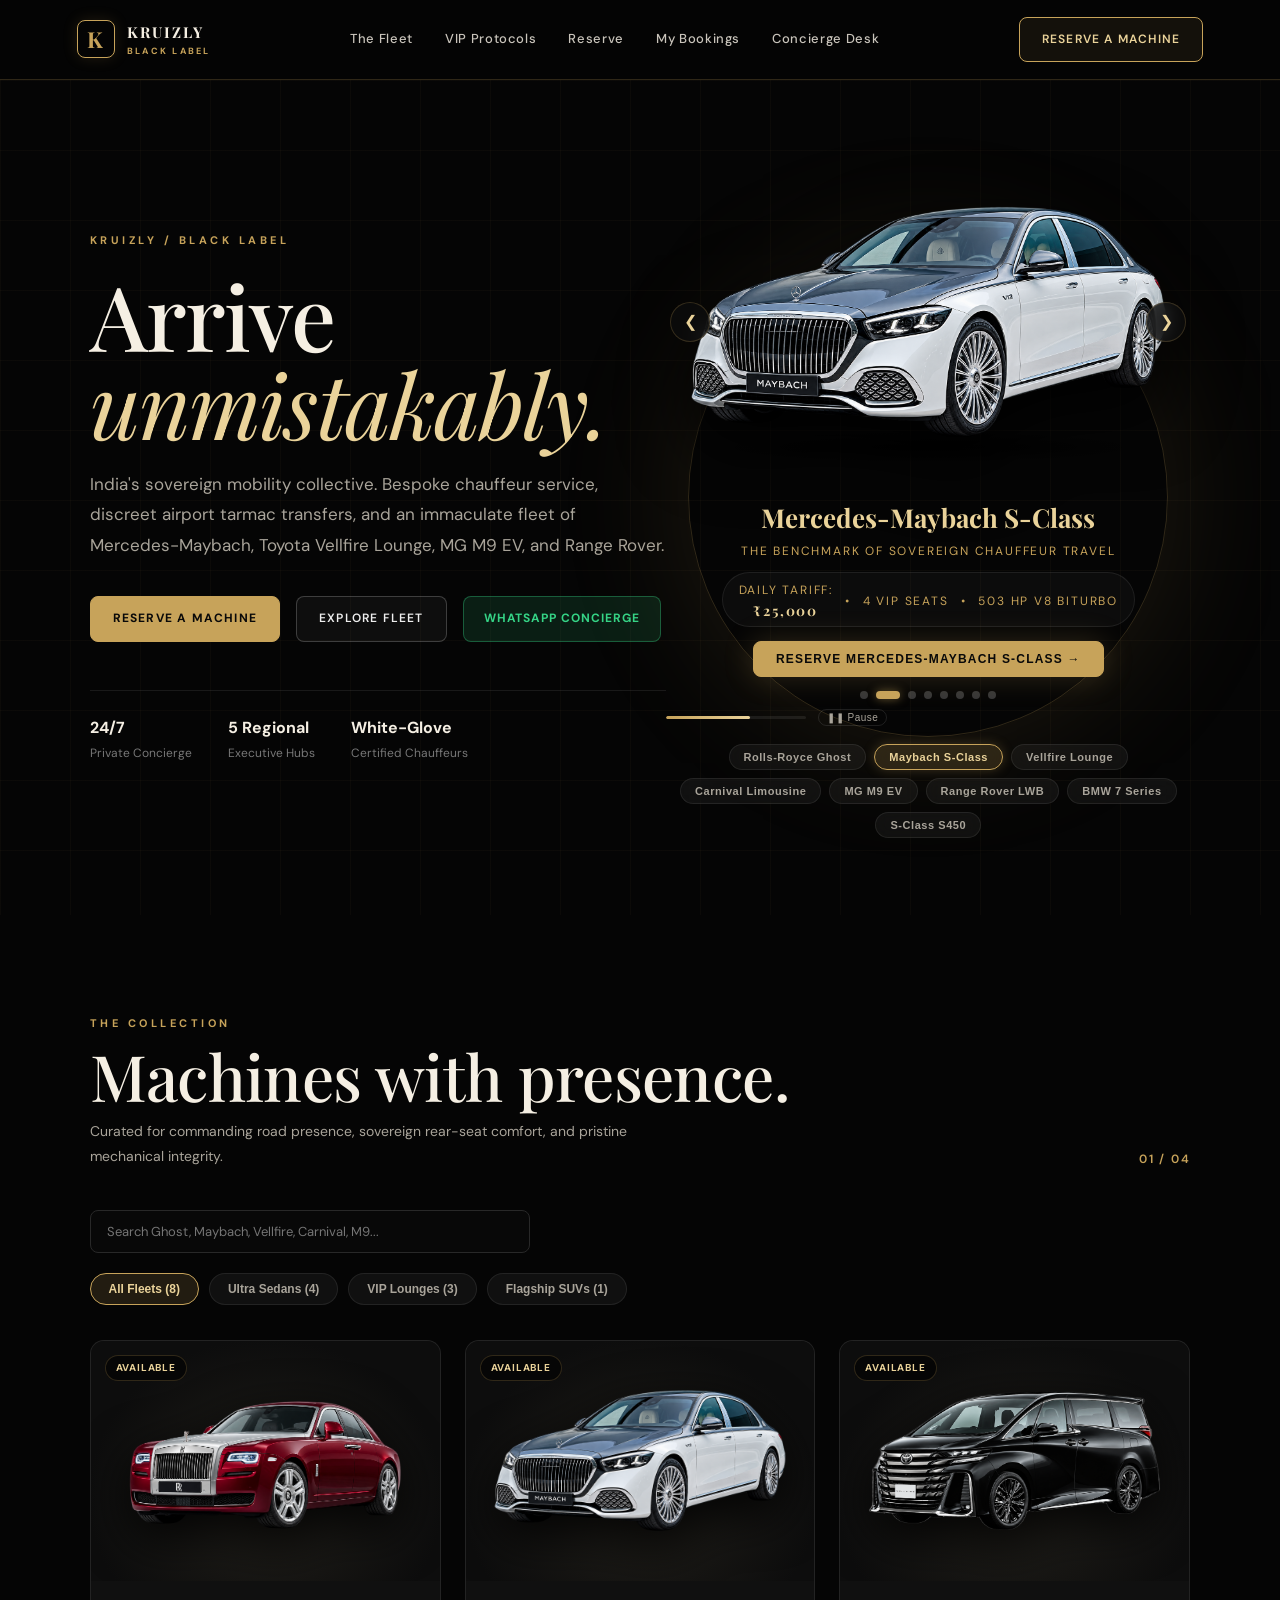
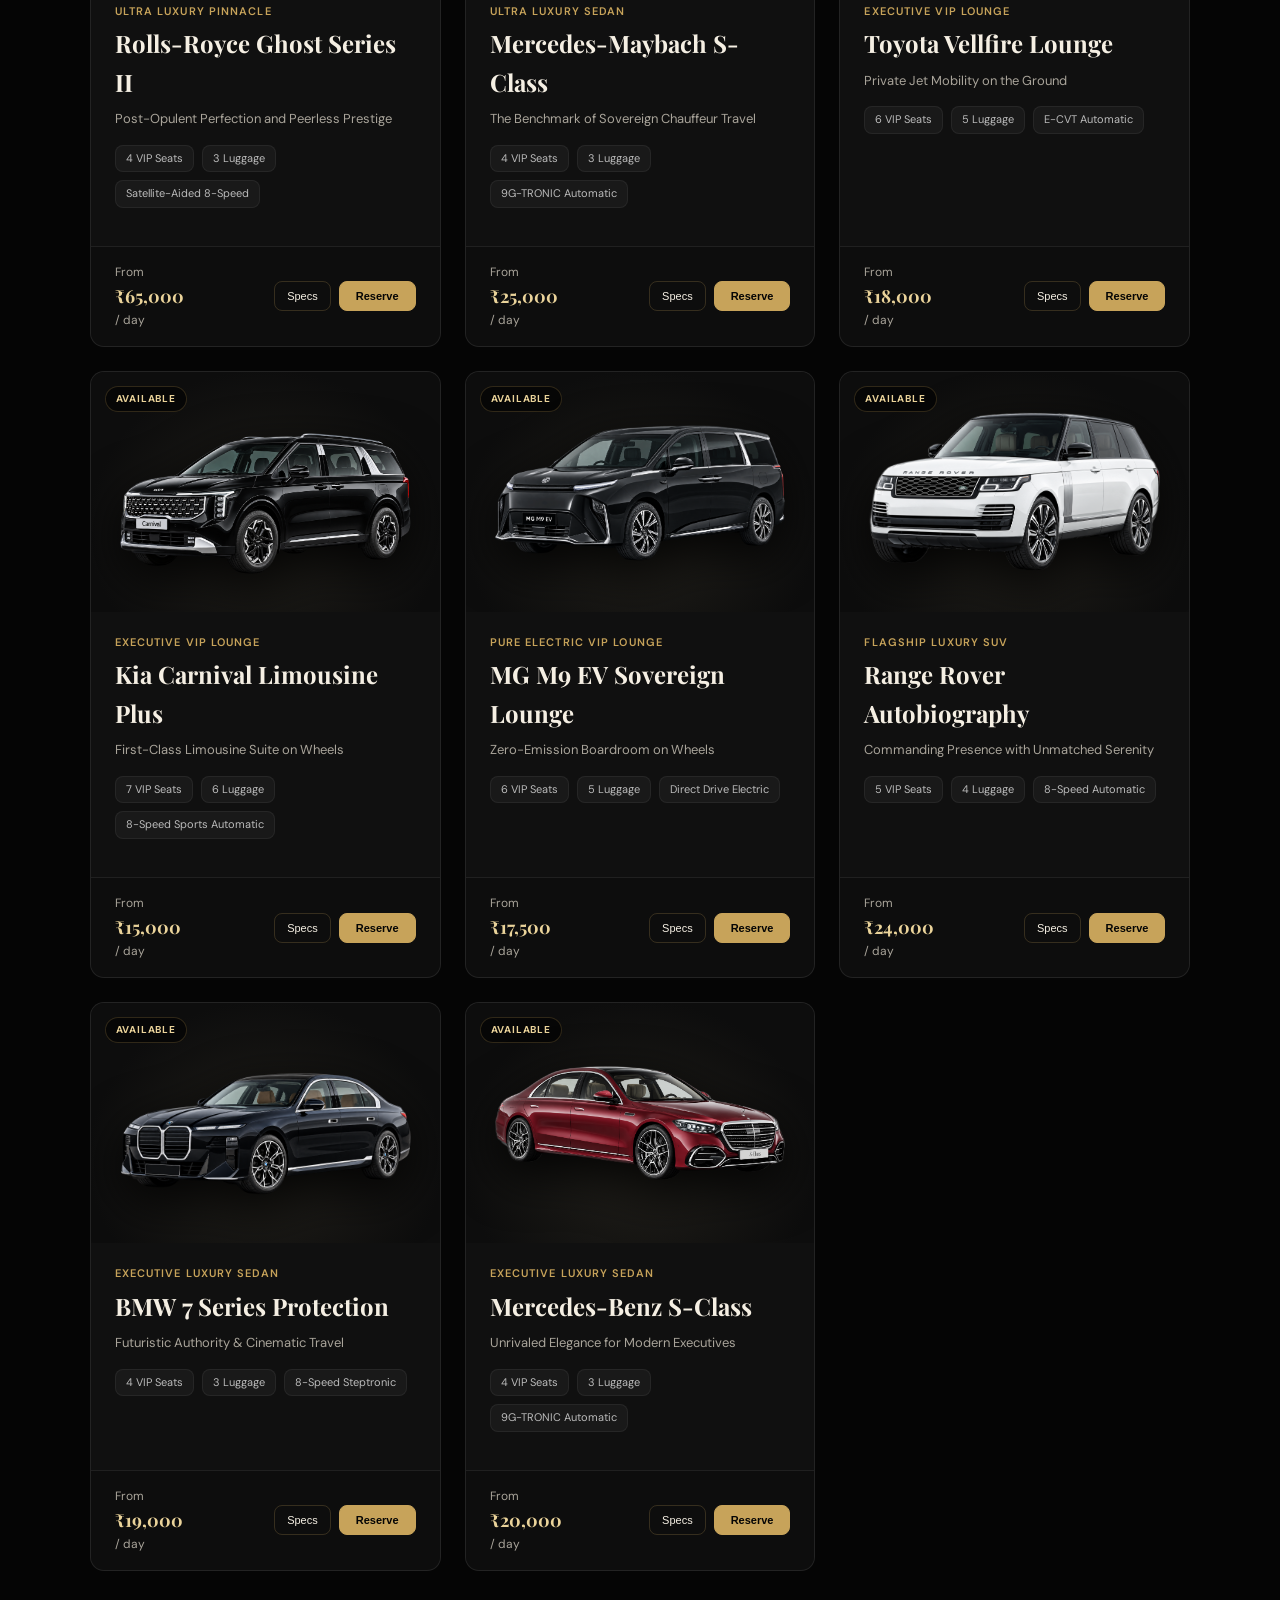
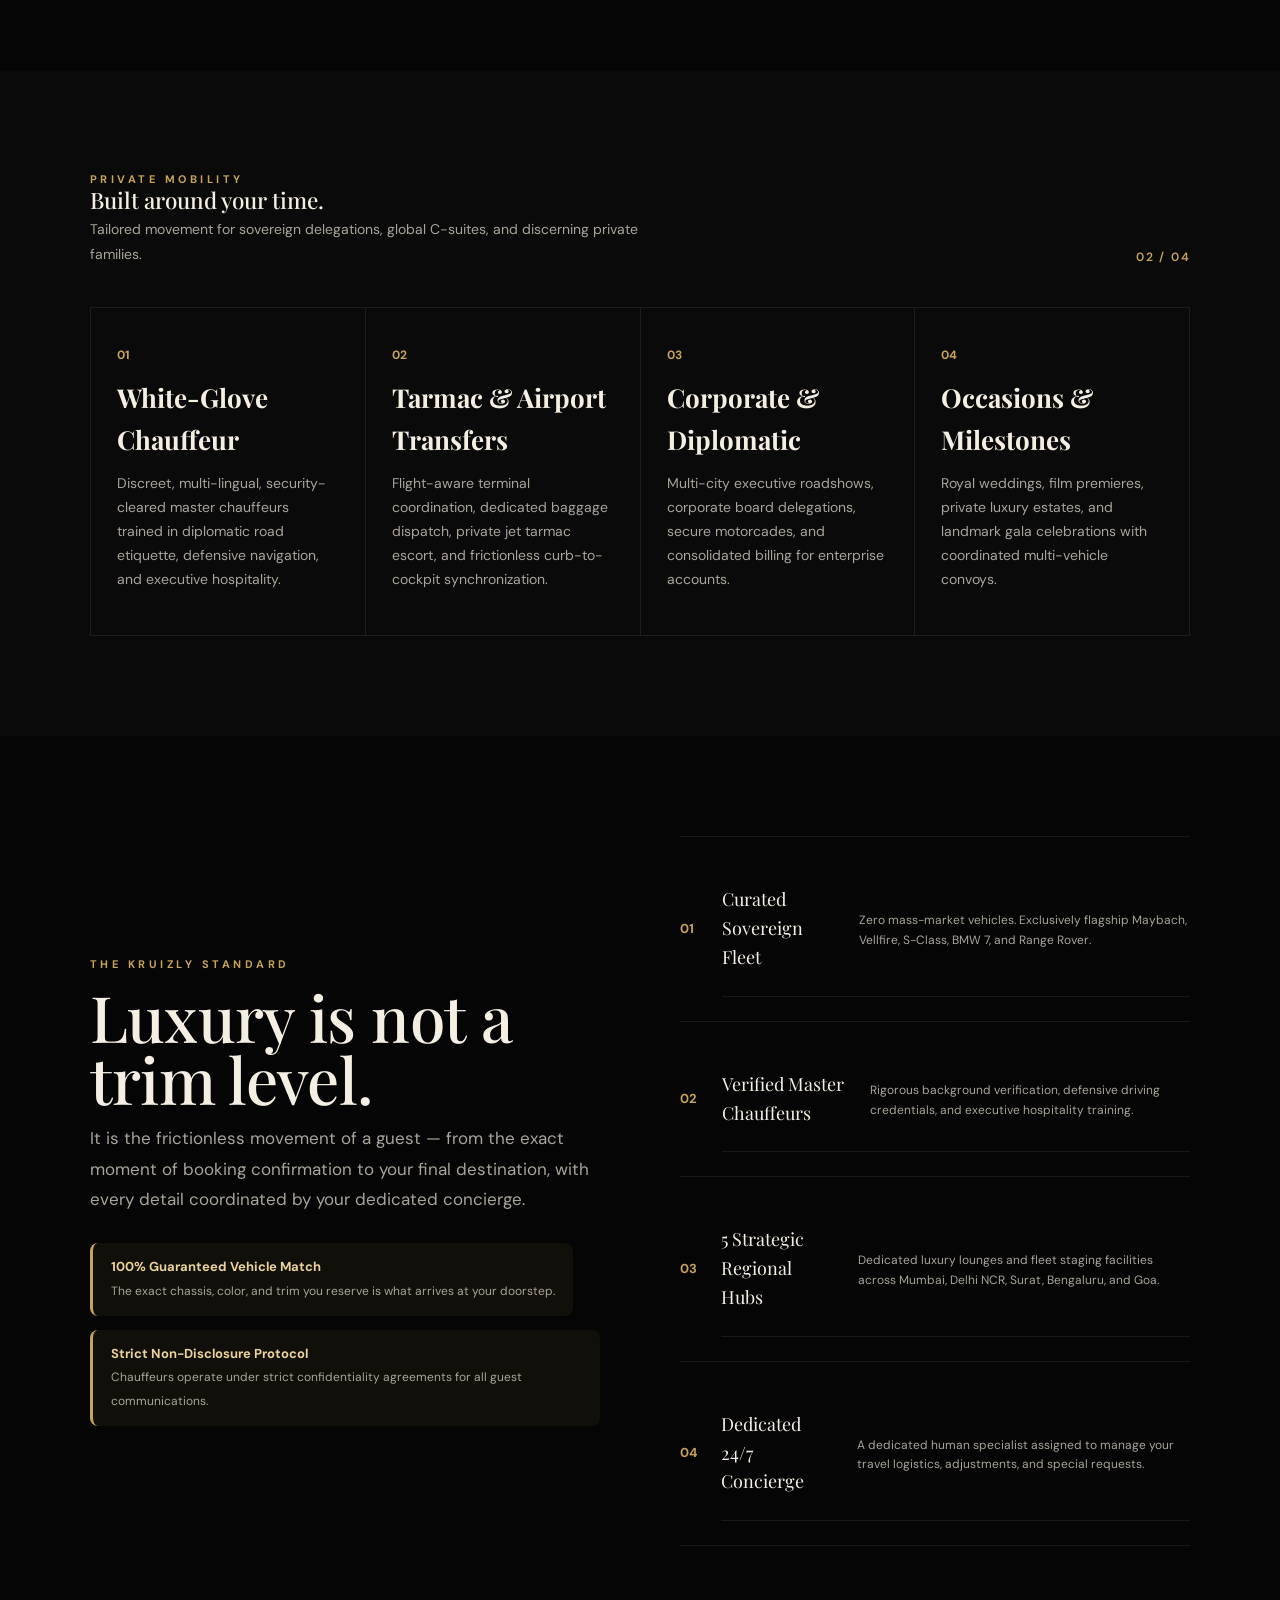
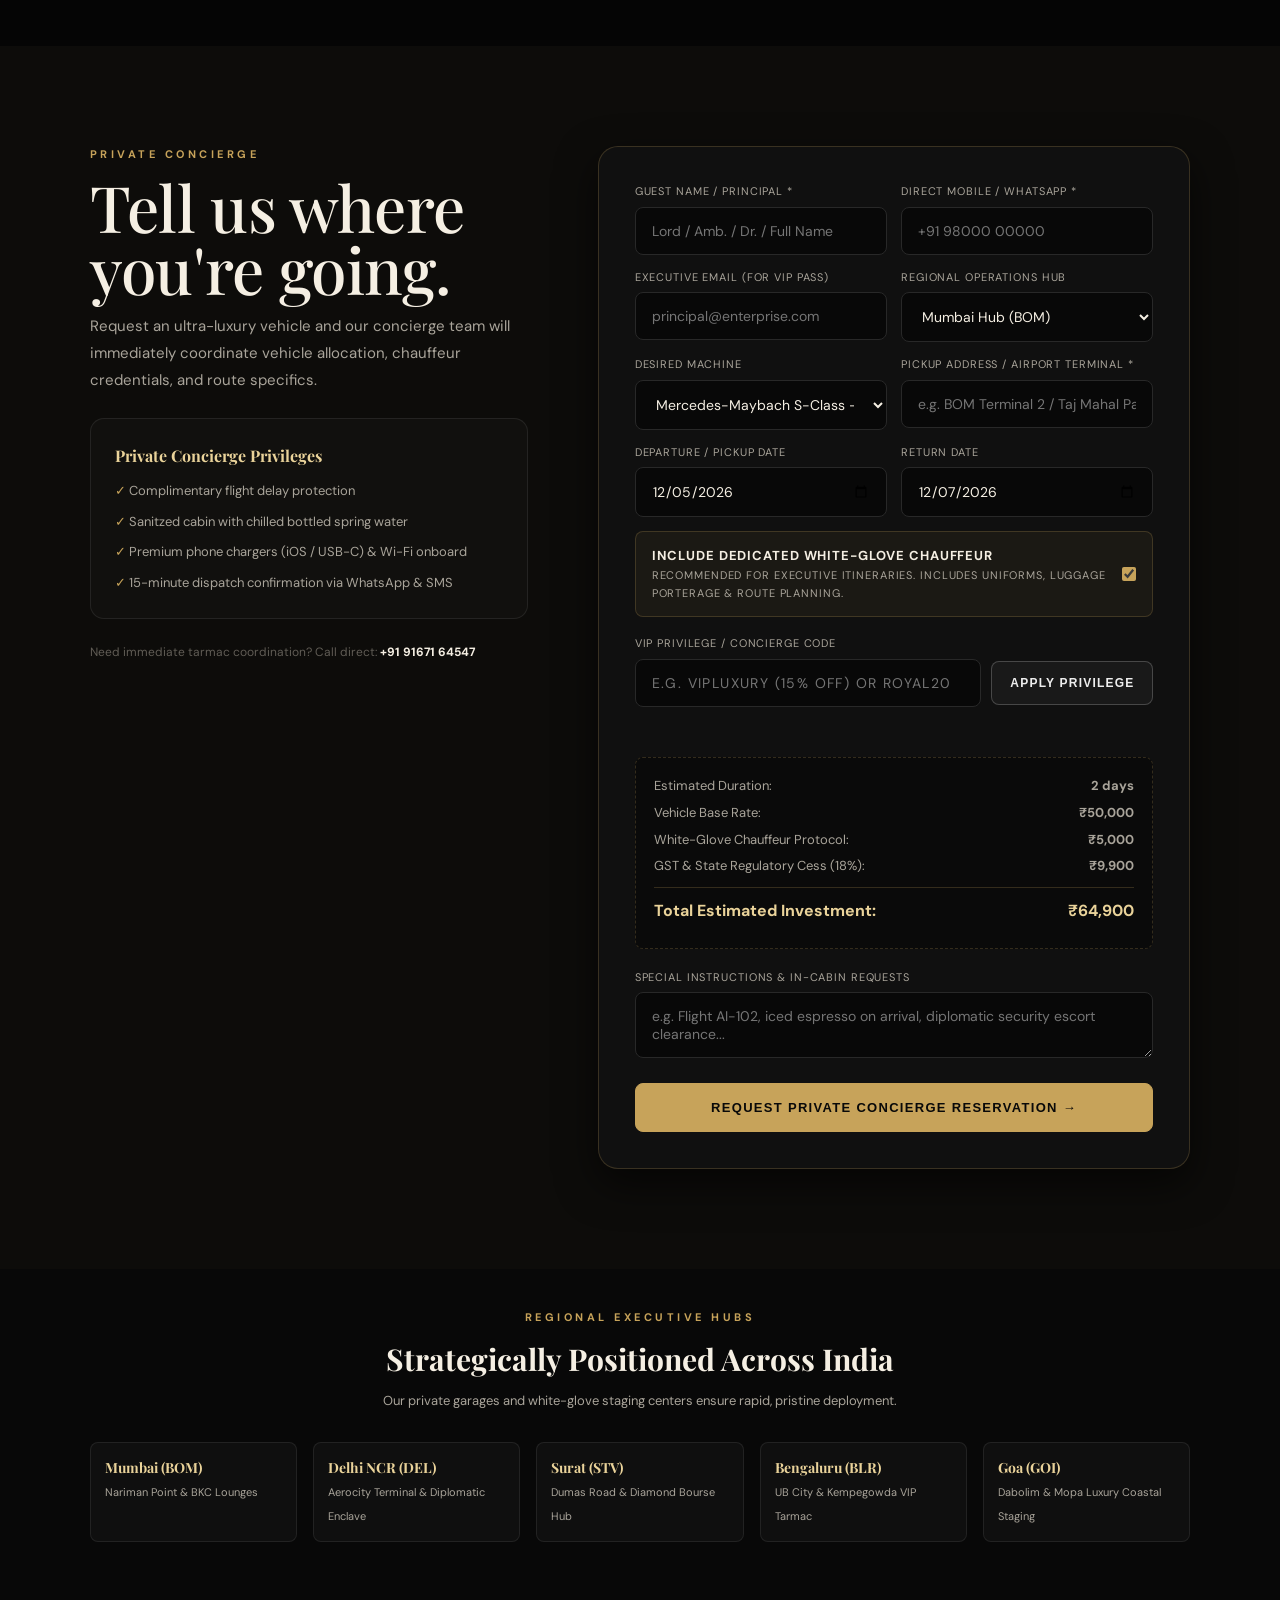
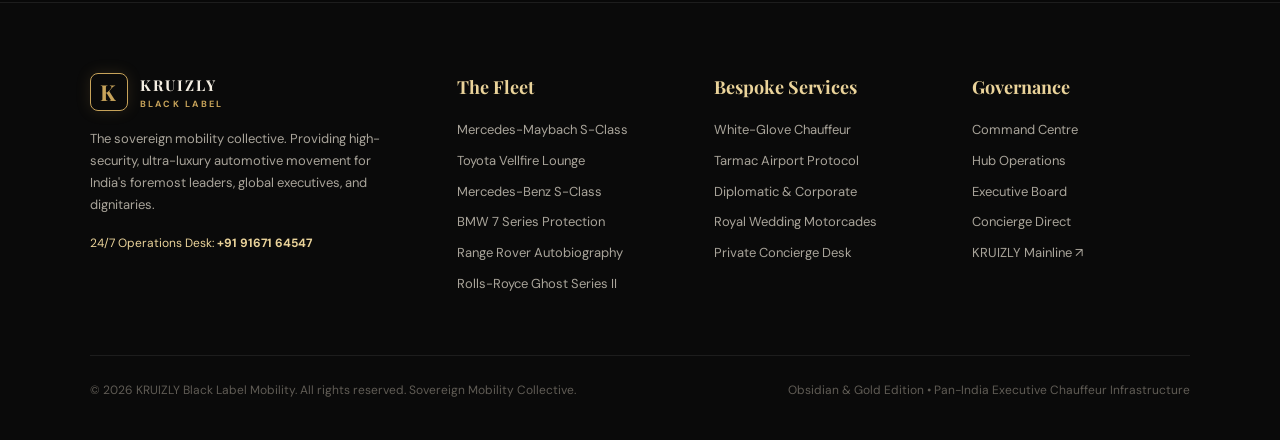
<file: index.html>
<!doctype html>
<html lang="en">

<head>
  <meta charset="utf-8">
  <meta name="viewport" content="width=device-width, initial-scale=1">
  <title>KRUIZLY Black Label — Ultra Luxury Mobility & Chauffeur Collective</title>
  <meta name="description" content="India's pinnacle luxury mobility collective. Bespoke chauffeur service, discreet airport tarmac transfers, and an immaculate fleet of Mercedes-Maybach, Toyota Vellfire Lounge, Rolls-Royce, and Range Rover.">
  <link rel="preconnect" href="https://fonts.googleapis.com">
  <link rel="preconnect" href="https://fonts.gstatic.com" crossorigin>
  <link href="https://fonts.googleapis.com/css2?family=DM+Sans:ital,wght@0,300;0,400;0,500;0,600;0,700;1,400&family=Playfair+Display:ital,wght@0,500;0,600;0,700;1,400;1,600&display=swap" rel="stylesheet">
  <link rel="stylesheet" href="shared/luxury.css">
  <link rel="icon" type="image/png" href="assets/logo.png">
  <style>
    /* Hero Interactive Switcher Pills */
    .hero-switcher {
      display: flex;
      gap: 8px;
      margin-top: 18px;
      flex-wrap: wrap;
      justify-content: center;
      position: relative;
      z-index: 5;
    }
    .hero-pill {
      background: rgba(255, 255, 255, 0.05);
      border: 1px solid var(--line-subtle);
      color: var(--muted);
      padding: 6px 14px;
      border-radius: var(--radius-pill);
      font-size: 11px;
      font-weight: 600;
      letter-spacing: 0.05em;
      cursor: pointer;
      transition: var(--transition);
    }
    .hero-pill:hover, .hero-pill.active {
      background: rgba(199, 163, 90, 0.18);
      border-color: var(--gold);
      color: var(--gold2);
    }
    .hero-whatsapp-btn {
      display: inline-flex;
      align-items: center;
      gap: 8px;
      padding: 12px 20px;
      background: rgba(53, 212, 134, 0.12);
      border: 1px solid rgba(53, 212, 134, 0.35);
      color: var(--success);
      font-size: 12px;
      font-weight: 700;
      letter-spacing: 0.08em;
      text-transform: uppercase;
      border-radius: var(--radius-sm);
      transition: var(--transition);
    }
    .hero-whatsapp-btn:hover {
      background: var(--success);
      color: #050505;
      box-shadow: 0 0 20px rgba(53, 212, 134, 0.3);
      transform: translateY(-2px);
    }
    .promo-container {
      display: flex;
      gap: 10px;
      align-items: center;
      margin-bottom: 14px;
    }
    .promo-container input {
      flex: 1;
      text-transform: uppercase;
      letter-spacing: 0.1em;
    }
    .promo-container button {
      padding: 14px 18px;
      white-space: nowrap;
    }
    .hubs-grid {
      display: grid;
      grid-template-columns: repeat(5, 1fr);
      gap: 16px;
      margin-top: 30px;
    }
    .hub-badge {
      background: rgba(255, 255, 255, 0.03);
      border: 1px solid var(--line-subtle);
      border-radius: var(--radius-sm);
      padding: 14px;
      transition: var(--transition);
    }
    .hub-badge:hover {
      border-color: var(--gold);
      background: rgba(199, 163, 90, 0.05);
      transform: translateY(-3px);
    }
    .hub-badge strong {
      display: block;
      color: var(--gold2);
      font-size: 14px;
      font-family: var(--display);
    }
    .hub-badge span {
      font-size: 11px;
      color: var(--muted);
    }
    @media (max-width: 900px) {
      .hubs-grid {
        grid-template-columns: repeat(2, 1fr);
      }
    }
    @media (max-width: 500px) {
      .hubs-grid {
        grid-template-columns: 1fr;
      }
    }
  </style>
</head>

<body class="site">
  <!-- NAVIGATION -->
  <header class="nav">
    <a class="brand" href="index.html">
      <span class="mark">K</span>
      <span>KRUIZLY <small>BLACK LABEL</small></span>
    </a>
    
    <nav class="navlinks">
      <a href="fleet.html">The Fleet</a>
      <a href="services.html">VIP Protocols</a>
      <a href="booking.html">Reserve</a>
      <a href="bookings.html">My Bookings</a>
      <a href="contact.html">Concierge Desk</a>
    </nav>
    
    <a class="nav-cta" href="booking.html">Reserve a Machine</a>
    <button class="menu-btn" aria-label="Toggle Navigation Drawer">☰</button>
  </header>

  <!-- MOBILE SLIDE-OUT DRAWER -->
  <div class="mobile-drawer">
    <a href="index.html">Home Overview <span>01 →</span></a>
    <a href="fleet.html">The Fleet Collection <span>02 →</span></a>
    <a href="services.html">VIP Protocols & Tariffs <span>03 →</span></a>
    <a href="booking.html" class="gold-text">Reserve a Machine <span>04 →</span></a>
    <a href="bookings.html">My VIP Bookings & Passes <span>05 →</span></a>
    <a href="contact.html">24/7 Operations Desk <span>06 →</span></a>
    <a href="admin/index.html" style="font-size:12px;color:var(--dim)">Staff Command Centre ↗</a>
  </div>

  <main>
    <!-- HERO SECTION -->
    <section class="hero luxury-grid">
      <div class="hero-copy">
        <p class="eyebrow">KRUIZLY / BLACK LABEL</p>
        <h1>Arrive<br><em>unmistakably.</em></h1>
        <p class="lead">
          India's sovereign mobility collective. Bespoke chauffeur service, discreet airport tarmac transfers, and an immaculate fleet of Mercedes-Maybach, Toyota Vellfire Lounge, MG M9 EV, and Range Rover.
        </p>
        
        <div class="actions">
          <a class="btn gold" href="booking.html">Reserve a Machine</a>
          <a class="btn ghost" href="fleet.html">Explore Fleet</a>
          <a class="hero-whatsapp-btn" href="https://wa.me/919167164547?text=Hello%20KRUIZLY%20Concierge%2C%20I%20would%20like%20to%20inquire%20about%20a%20Black%20Label%20reservation." target="_blank" rel="noopener">
            WhatsApp Concierge
          </a>
        </div>
        
        <div class="micro-stats">
          <div><b>24/7</b> Private Concierge</div>
          <div><b>5 Regional</b> Executive Hubs</div>
          <div><b>White-Glove</b> Certified Chauffeurs</div>
        </div>
      </div>

      <!-- HERO INTERACTIVE AUTO SLIDESHOW SHOWCASE -->
      <div class="hero-car">
        <div class="halo"></div>

        <div class="hero-car-preview">
          <!-- Stage with Floor Shadow and Left/Right Navigation Arrows -->
          <div class="slideshow-stage">
            <div class="slideshow-floor-shadow"></div>
            
            <div class="slideshow-img-box">
              <img id="heroCarPreview" class="slideshow-img" src="assets/ghost.png" alt="Rolls-Royce Ghost Series II">
            </div>

            <div class="slideshow-arrows">
              <button type="button" class="slideshow-arrow-btn" onclick="heroSlideshowPrev()" aria-label="Previous Vehicle">❮</button>
              <button type="button" class="slideshow-arrow-btn" onclick="heroSlideshowNext()" aria-label="Next Vehicle">❯</button>
            </div>
          </div>

          <!-- Dynamic Caption & Meta Pill -->
          <div class="hero-car-caption">
            <strong id="heroCarName">Rolls-Royce Ghost Series II</strong>
            <span id="heroCarTagline">Post-Opulent Perfection & Peerless Prestige</span>
            
            <div class="slideshow-meta-pill" id="heroCarMeta">
              <span>Daily Tariff: <strong id="heroCarPrice">₹65,000</strong></span>
              <span>•</span>
              <span id="heroCarSeats">4 VIP Seats</span>
              <span>•</span>
              <span id="heroCarPower">563 hp V12</span>
            </div>
          </div>

          <!-- Direct Reserve Button -->
          <div style="margin-top:14px;display:flex;gap:10px;justify-content:center">
            <button type="button" class="btn gold" id="heroReserveBtn" onclick="reserveCurrentHeroCar()" style="padding:10px 22px;font-size:12px;box-shadow:var(--shadow-gold)">
              Reserve Rolls-Royce Ghost Series II →
            </button>
          </div>

          <!-- Slide Dots -->
          <div class="slideshow-dots">
            <button type="button" class="slideshow-dot active" onclick="goToHeroSlide(0)" aria-label="Slide 1"></button>
            <button type="button" class="slideshow-dot" onclick="goToHeroSlide(1)" aria-label="Slide 2"></button>
            <button type="button" class="slideshow-dot" onclick="goToHeroSlide(2)" aria-label="Slide 3"></button>
            <button type="button" class="slideshow-dot" onclick="goToHeroSlide(3)" aria-label="Slide 4"></button>
            <button type="button" class="slideshow-dot" onclick="goToHeroSlide(4)" aria-label="Slide 5"></button>
            <button type="button" class="slideshow-dot" onclick="goToHeroSlide(5)" aria-label="Slide 6"></button>
            <button type="button" class="slideshow-dot" onclick="goToHeroSlide(6)" aria-label="Slide 7"></button>
            <button type="button" class="slideshow-dot" onclick="goToHeroSlide(7)" aria-label="Slide 8"></button>
          </div>

          <!-- Progress Bar & Pause/Play Toggle -->
          <div class="slideshow-progress-container">
            <div class="slideshow-progress">
              <div id="heroProgressBar" class="slideshow-progress-bar"></div>
            </div>
            <button type="button" id="heroPlayPauseBtn" class="slideshow-toggle-btn" onclick="toggleHeroSlideshowPlayPause()" title="Pause auto slideshow">
              ❚❚ Pause
            </button>
          </div>
        </div>

        <!-- Quick Switcher Pills for Instant Selection -->
        <div class="hero-switcher">
          <button type="button" class="hero-pill active" data-slide="GHOST" onclick="goToHeroSlide('GHOST')">Rolls-Royce Ghost</button>
          <button type="button" class="hero-pill" data-slide="MAYBACH" onclick="goToHeroSlide('MAYBACH')">Maybach S-Class</button>
          <button type="button" class="hero-pill" data-slide="VELLFIRE" onclick="goToHeroSlide('VELLFIRE')">Vellfire Lounge</button>
          <button type="button" class="hero-pill" data-slide="CARNIVAL" onclick="goToHeroSlide('CARNIVAL')">Carnival Limousine</button>
          <button type="button" class="hero-pill" data-slide="M9" onclick="goToHeroSlide('M9')">MG M9 EV</button>
          <button type="button" class="hero-pill" data-slide="RANGEROVER" onclick="goToHeroSlide('RANGEROVER')">Range Rover LWB</button>
          <button type="button" class="hero-pill" data-slide="BMW7" onclick="goToHeroSlide('BMW7')">BMW 7 Series</button>
          <button type="button" class="hero-pill" data-slide="SCLASS" onclick="goToHeroSlide('SCLASS')">S-Class S450</button>
        </div>
      </div>
    </section>

    <!-- FLEET COLLECTION SECTION -->
    <section id="fleet" class="section">
      <div class="section-head">
        <div>
          <p class="eyebrow">THE COLLECTION</p>
          <h2>Machines with presence.</h2>
          <p class="lead" style="font-size:14px;margin-top:6px">Curated for commanding road presence, sovereign rear-seat comfort, and pristine mechanical integrity.</p>
        </div>
        <span class="section-no">01 / 04</span>
      </div>

      <!-- Live Search & Category Filter Tabs -->
      <div style="margin-bottom:20px;max-width:440px">
        <input id="fleet-search" placeholder="Search Ghost, Maybach, Vellfire, Carnival, M9..." style="font-size:13px;padding:12px 16px">
      </div>

      <div class="fleet-tabs" id="fleet-tabs">
        <button type="button" class="fleet-tab active" data-category="all">All Fleets (8)</button>
        <button type="button" class="fleet-tab" data-category="sedan">Ultra Sedans (4)</button>
        <button type="button" class="fleet-tab" data-category="lounge">VIP Lounges (3)</button>
        <button type="button" class="fleet-tab" data-category="suv">Flagship SUVs (1)</button>
      </div>

      <!-- Dynamic Fleet Grid -->
      <div id="fleet-grid" class="fleet-grid">
        <!-- Rendered dynamically by shared/app.js -->
      </div>
    </section>

    <!-- SERVICES SECTION -->
    <section id="services" class="dark-section">
      <div class="section-head">
        <div>
          <p class="eyebrow">PRIVATE MOBILITY</p>
          <h2>Built around your time.</h2>
          <p class="lead" style="font-size:14px;margin-top:6px">Tailored movement for sovereign delegations, global C-suites, and discerning private families.</p>
        </div>
        <span class="section-no">02 / 04</span>
      </div>

      <div class="service-grid">
        <article>
          <span>01</span>
          <h3>White-Glove Chauffeur</h3>
          <p>Discreet, multi-lingual, security-cleared master chauffeurs trained in diplomatic road etiquette, defensive navigation, and executive hospitality.</p>
        </article>
        
        <article>
          <span>02</span>
          <h3>Tarmac & Airport Transfers</h3>
          <p>Flight-aware terminal coordination, dedicated baggage dispatch, private jet tarmac escort, and frictionless curb-to-cockpit synchronization.</p>
        </article>
        
        <article>
          <span>03</span>
          <h3>Corporate & Diplomatic</h3>
          <p>Multi-city executive roadshows, corporate board delegations, secure motorcades, and consolidated billing for enterprise accounts.</p>
        </article>
        
        <article>
          <span>04</span>
          <h3>Occasions & Milestones</h3>
          <p>Royal weddings, film premieres, private luxury estates, and landmark gala celebrations with coordinated multi-vehicle convoys.</p>
        </article>
      </div>
    </section>

    <!-- THE KRUIZLY STANDARD -->
    <section id="experience" class="section split">
      <div>
        <p class="eyebrow">THE KRUIZLY STANDARD</p>
        <h2>Luxury is not a trim level.</h2>
        <p class="lead">
          It is the frictionless movement of a guest — from the exact moment of booking confirmation to your final destination, with every detail coordinated by your dedicated concierge.
        </p>
        
        <div style="margin-top:28px;display:flex;gap:14px;flex-wrap:wrap">
          <div style="background:rgba(199,163,90,0.06);padding:14px 18px;border-left:3px solid var(--gold);border-radius:var(--radius-sm)">
            <b style="color:var(--gold2);display:block;font-size:13px">100% Guaranteed Vehicle Match</b>
            <span style="font-size:12px;color:var(--muted)">The exact chassis, color, and trim you reserve is what arrives at your doorstep.</span>
          </div>
          <div style="background:rgba(199,163,90,0.06);padding:14px 18px;border-left:3px solid var(--gold);border-radius:var(--radius-sm)">
            <b style="color:var(--gold2);display:block;font-size:13px">Strict Non-Disclosure Protocol</b>
            <span style="font-size:12px;color:var(--muted)">Chauffeurs operate under strict confidentiality agreements for all guest communications.</span>
          </div>
        </div>
      </div>

      <div class="manifesto">
        <div>
          <b>01</b>
          <div>
            <span>Curated Sovereign Fleet</span>
            <p style="font-size:12px;color:var(--muted);margin-top:4px">Zero mass-market vehicles. Exclusively flagship Maybach, Vellfire, S-Class, BMW 7, and Range Rover.</p>
          </div>
        </div>
        <div>
          <b>02</b>
          <div>
            <span>Verified Master Chauffeurs</span>
            <p style="font-size:12px;color:var(--muted);margin-top:4px">Rigorous background verification, defensive driving credentials, and executive hospitality training.</p>
          </div>
        </div>
        <div>
          <b>03</b>
          <div>
            <span>5 Strategic Regional Hubs</span>
            <p style="font-size:12px;color:var(--muted);margin-top:4px">Dedicated luxury lounges and fleet staging facilities across Mumbai, Delhi NCR, Surat, Bengaluru, and Goa.</p>
          </div>
        </div>
        <div>
          <b>04</b>
          <div>
            <span>Dedicated 24/7 Concierge</span>
            <p style="font-size:12px;color:var(--muted);margin-top:4px">A dedicated human specialist assigned to manage your travel logistics, adjustments, and special requests.</p>
          </div>
        </div>
      </div>
    </section>

    <!-- PRIVATE CONCIERGE BOOKING ENGINE -->
    <section id="book" class="booking">
      <div>
        <p class="eyebrow">PRIVATE CONCIERGE</p>
        <h2>Tell us where you're going.</h2>
        <p class="lead" style="font-size:15px;margin-bottom:24px">
          Request an ultra-luxury vehicle and our concierge team will immediately coordinate vehicle allocation, chauffeur credentials, and route specifics.
        </p>

        <div style="background:rgba(255,255,255,0.02);border:1px solid var(--line-subtle);border-radius:var(--radius-md);padding:24px;margin-bottom:24px">
          <h4 style="font-family:var(--display);color:var(--gold2);font-size:16px;margin-bottom:12px">Private Concierge Privileges</h4>
          <ul style="list-style:none;padding:0;font-size:13px;color:var(--muted);display:grid;gap:10px">
            <li><span style="color:var(--gold)">✓</span> Complimentary flight delay protection</li>
            <li><span style="color:var(--gold)">✓</span> Sanitzed cabin with chilled bottled spring water</li>
            <li><span style="color:var(--gold)">✓</span> Premium phone chargers (iOS / USB-C) & Wi-Fi onboard</li>
            <li><span style="color:var(--gold)">✓</span> 15-minute dispatch confirmation via WhatsApp & SMS</li>
          </ul>
        </div>

        <div style="font-size:12px;color:var(--dim)">
          Need immediate tarmac coordination? Call direct: <b style="color:var(--cream)">+91 91671 64547</b>
        </div>
      </div>

      <!-- FORM CONSOLE -->
      <div class="booking-form-box">
        <form onsubmit="requestRide(event)">
          <!-- Guest Details -->
          <div class="form-row">
            <div>
              <label for="guestName">Guest Name / Principal *</label>
              <input id="guestName" name="guestName" required placeholder="Lord / Amb. / Dr. / Full Name">
            </div>
            <div>
              <label for="guestPhone">Direct Mobile / WhatsApp *</label>
              <input id="guestPhone" name="guestPhone" type="tel" required placeholder="+91 98000 00000">
            </div>
          </div>

          <div class="form-row">
            <div>
              <label for="guestEmail">Executive Email (for VIP Pass)</label>
              <input id="guestEmail" name="guestEmail" type="email" placeholder="principal@enterprise.com">
            </div>
            <div>
              <label for="booking-hub">Regional Operations Hub</label>
              <select id="booking-hub" name="hubCode">
                <!-- Populated dynamically -->
              </select>
            </div>
          </div>

          <!-- Vehicle & Location -->
          <div class="form-row">
            <div>
              <label for="booking-fleet">Desired Machine</label>
              <select id="booking-fleet" name="vehicleId">
                <!-- Populated dynamically -->
              </select>
            </div>
            <div>
              <label for="pickupCity">Pickup Address / Airport Terminal *</label>
              <input id="pickupCity" name="pickupCity" required placeholder="e.g. BOM Terminal 2 / Taj Mahal Palace">
            </div>
          </div>

          <!-- Date & Duration -->
          <div class="form-row">
            <div>
              <label for="booking-pickup">Departure / Pickup Date</label>
              <input id="booking-pickup" type="date" required>
            </div>
            <div>
              <label for="booking-return">Return Date</label>
              <input id="booking-return" type="date" required>
            </div>
          </div>

          <!-- Chauffeur Toggle -->
          <label class="chauffeur-toggle">
            <div>
              <strong style="display:block;color:var(--cream);font-size:13px">Include Dedicated White-Glove Chauffeur</strong>
              <small style="color:var(--muted);font-size:11px">Recommended for executive itineraries. Includes uniforms, luggage porterage & route planning.</small>
            </div>
            <input type="checkbox" id="booking-chauffeur" checked>
          </label>

          <!-- Promo Code Section -->
          <label for="promo-input">VIP Privilege / Concierge Code</label>
          <div class="promo-container">
            <input id="promo-input" placeholder="e.g. VIPLUXURY (15% off) or ROYAL20">
            <button type="button" class="btn ghost" onclick="applyPromoCode()">Apply Privilege</button>
          </div>
          <div id="promo-status" style="font-size:12px;margin-bottom:14px;min-height:16px"></div>

          <!-- Live Fare Estimate Box -->
          <div class="fare-estimate-box">
            <div class="fare-row">
              <span>Estimated Duration:</span>
              <strong id="est-days">1 day</strong>
            </div>
            <div class="fare-row">
              <span>Vehicle Base Rate:</span>
              <strong id="est-base">₹25,000</strong>
            </div>
            <div class="fare-row">
              <span>White-Glove Chauffeur Protocol:</span>
              <strong id="est-chauffeur">₹2,500</strong>
            </div>
            <div class="fare-row" id="est-discount-row" style="display:none;color:var(--gold2)">
              <span>VIP Privilege Discount:</span>
              <strong id="est-discount">-₹0</strong>
            </div>
            <div class="fare-row">
              <span>GST & State Regulatory Cess (18%):</span>
              <strong id="est-gst">₹4,950</strong>
            </div>
            <div class="fare-row total">
              <span>Total Estimated Investment:</span>
              <strong id="est-total">₹32,450</strong>
            </div>
          </div>

          <!-- Special Requests -->
          <div style="margin-bottom:18px">
            <label for="guestNotes">Special Instructions & In-Cabin Requests</label>
            <textarea id="guestNotes" name="guestNotes" rows="2" placeholder="e.g. Flight AI-102, iced espresso on arrival, diplomatic security escort clearance..."></textarea>
          </div>

          <button type="submit" class="btn gold full" style="font-size:13px;padding:16px">
            Request Private Concierge Reservation →
          </button>
        </form>
      </div>
    </section>
  </main>

  <!-- REGIONAL HUBS SHOWCASE -->
  <section class="section" style="background:#080808;padding-top:40px;padding-bottom:60px">
    <div style="text-align:center;max-width:650px;margin:0 auto 30px">
      <p class="eyebrow">REGIONAL EXECUTIVE HUBS</p>
      <h3 style="font-family:var(--display);font-size:30px;color:var(--cream);margin:8px 0">Strategically Positioned Across India</h3>
      <p style="font-size:13px;color:var(--muted)">Our private garages and white-glove staging centers ensure rapid, pristine deployment.</p>
    </div>

    <div class="hubs-grid">
      <div class="hub-badge">
        <strong>Mumbai (BOM)</strong>
        <span>Nariman Point & BKC Lounges</span>
      </div>
      <div class="hub-badge">
        <strong>Delhi NCR (DEL)</strong>
        <span>Aerocity Terminal & Diplomatic Enclave</span>
      </div>
      <div class="hub-badge">
        <strong>Surat (STV)</strong>
        <span>Dumas Road & Diamond Bourse Hub</span>
      </div>
      <div class="hub-badge">
        <strong>Bengaluru (BLR)</strong>
        <span>UB City & Kempegowda VIP Tarmac</span>
      </div>
      <div class="hub-badge">
        <strong>Goa (GOI)</strong>
        <span>Dabolim & Mopa Luxury Coastal Staging</span>
      </div>
    </div>
  </section>

  <!-- FOOTER -->
  <footer id="contact">
    <div class="footer-top">
      <div class="footer-col">
        <div class="brand" style="margin-bottom:16px">
          <span class="mark">K</span>
          <span>KRUIZLY <small>BLACK LABEL</small></span>
        </div>
        <p style="font-size:13px;color:var(--muted);line-height:1.7;max-width:320px">
          The sovereign mobility collective. Providing high-security, ultra-luxury automotive movement for India's foremost leaders, global executives, and dignitaries.
        </p>
        <div style="margin-top:18px;font-size:12px;color:var(--gold2)">
          24/7 Operations Desk: <strong>+91 91671 64547</strong>
        </div>
      </div>

      <div class="footer-col">
        <h4>The Fleet</h4>
        <ul>
          <li><a href="javascript:void(0)" onclick="openVehicleDossier('MAYBACH')">Mercedes-Maybach S-Class</a></li>
          <li><a href="javascript:void(0)" onclick="openVehicleDossier('VELLFIRE')">Toyota Vellfire Lounge</a></li>
          <li><a href="javascript:void(0)" onclick="openVehicleDossier('SCLASS')">Mercedes-Benz S-Class</a></li>
          <li><a href="javascript:void(0)" onclick="openVehicleDossier('BMW7')">BMW 7 Series Protection</a></li>
          <li><a href="javascript:void(0)" onclick="openVehicleDossier('RANGEROVER')">Range Rover Autobiography</a></li>
          <li><a href="javascript:void(0)" onclick="openVehicleDossier('GHOST')">Rolls-Royce Ghost Series II</a></li>
        </ul>
      </div>

      <div class="footer-col">
        <h4>Bespoke Services</h4>
        <ul>
          <li><a href="services.html#chauffeur">White-Glove Chauffeur</a></li>
          <li><a href="services.html#tarmac">Tarmac Airport Protocol</a></li>
          <li><a href="services.html#delegations">Diplomatic & Corporate</a></li>
          <li><a href="services.html#weddings">Royal Wedding Motorcades</a></li>
          <li><a href="contact.html">Private Concierge Desk</a></li>
        </ul>
      </div>

      <div class="footer-col">
        <h4>Governance</h4>
        <ul>
          <li><a href="admin/index.html">Command Centre</a></li>
          <li><a href="manager/index.html">Hub Operations</a></li>
          <li><a href="executive/index.html">Executive Board</a></li>
          <li><a href="contact.html">Concierge Direct</a></li>
          <li><a href="https://kruizly.com" target="_blank" rel="noopener">KRUIZLY Mainline ↗</a></li>
        </ul>
      </div>
    </div>

    <div class="footer-bottom">
      <div>© 2026 KRUIZLY Black Label Mobility. All rights reserved. Sovereign Mobility Collective.</div>
      <div>Obsidian & Gold Edition • Pan-India Executive Chauffeur Infrastructure</div>
    </div>
  </footer>

  <!-- VEHICLE DOSSIER MODAL -->
  <div id="vehicleModal" class="modal-overlay">
    <div class="modal-box">
      <div class="modal-head">
        <h3>Vehicle Dossier</h3>
        <button type="button" class="modal-close" onclick="closeModals()" aria-label="Close Modal">✕</button>
      </div>
      <div id="vehicleModalContent">
        <!-- Rendered dynamically by shared/app.js -->
      </div>
    </div>
  </div>

  <!-- VIP BOOKING CONFIRMATION PASS MODAL -->
  <div id="passModal" class="modal-overlay">
    <div class="modal-box">
      <div class="modal-head">
        <h3>VIP Reservation Pass</h3>
        <button type="button" class="modal-close" onclick="closeModals()" aria-label="Close Modal">✕</button>
      </div>
      <div id="passModalContent">
        <!-- Rendered dynamically by shared/app.js -->
      </div>
    </div>
  </div>

  <!-- SCRIPTS -->
  <script src="shared/config.js"></script>
  <script src="shared/data.js"></script>
  <script src="shared/api.js"></script>
  <script src="shared/app.js"></script>
  <script>
    // Alias legacy switcher to slideshow engine
    function switchHeroCar(id) {
      if (typeof window.goToHeroSlide === "function") {
        window.goToHeroSlide(id);
      }
    }
  </script>
</body>

</html>
</file>
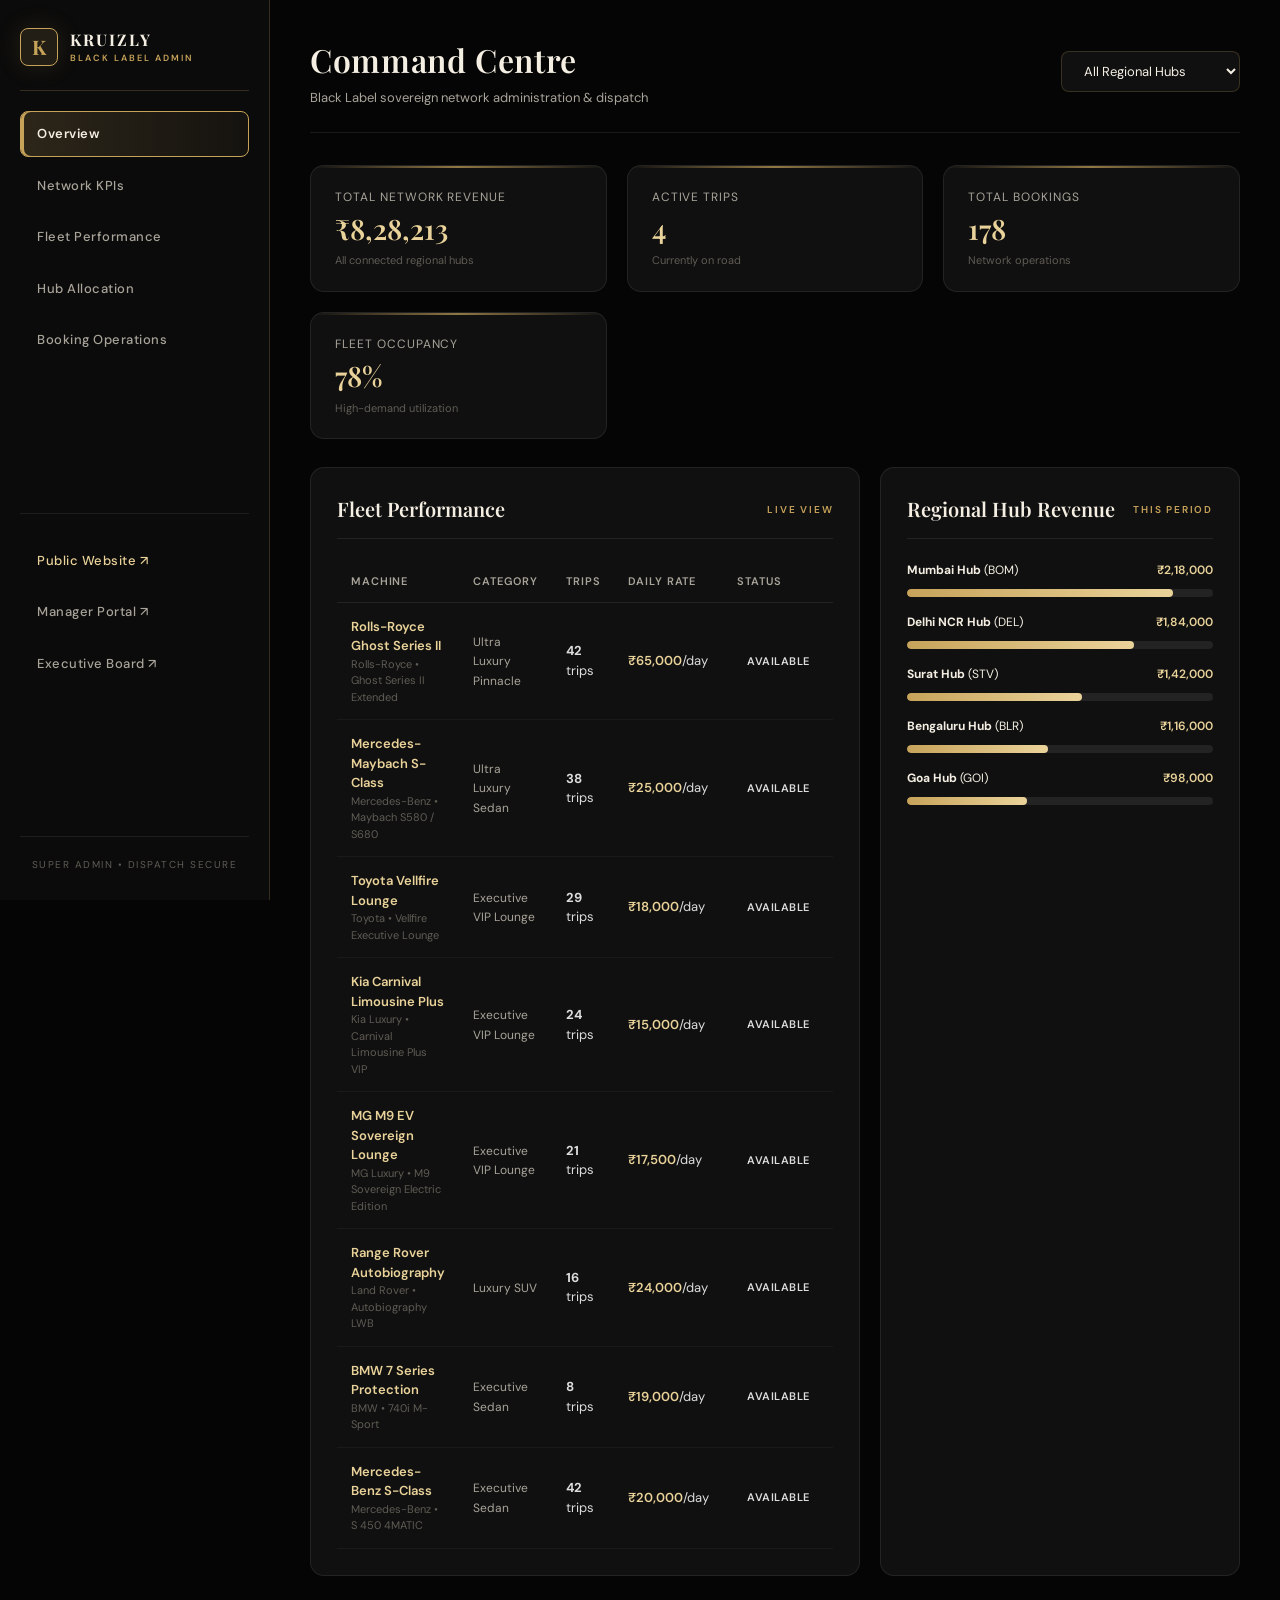
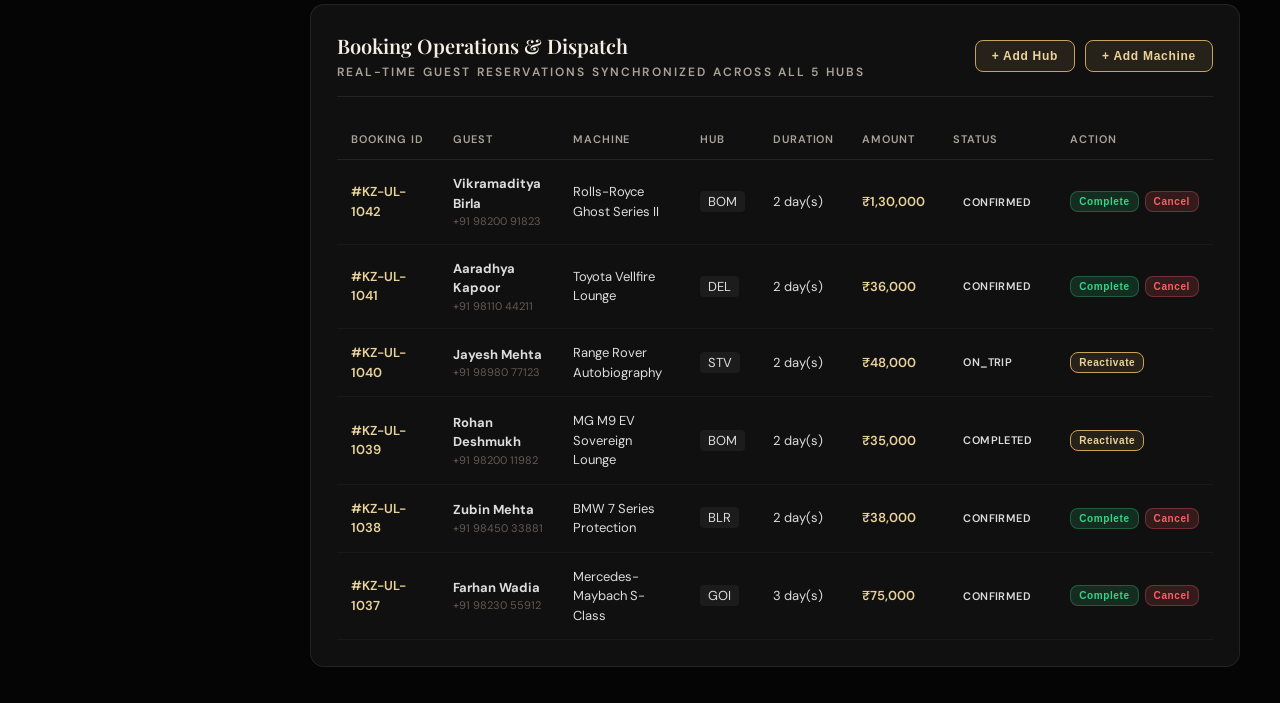
<file: admin/index.html>
<!doctype html>
<html lang="en">

<head>
  <meta charset="utf-8">
  <meta name="viewport" content="width=device-width, initial-scale=1">
  <title>KRUIZLY Black Label — Admin Command Centre</title>
  <link rel="stylesheet" href="../shared/dashboard.css">
  <link rel="icon" type="image/png" href="../assets/logo.png">
</head>

<body>
  <!-- Mobile Sidebar Backdrop -->
  <div class="side-backdrop" id="sideBackdrop" onclick="toggleSidebar()"></div>

  <div class="layout">
    <!-- Sidebar -->
    <aside class="side" id="sidebar">
      <div class="logo">
        <b>K</b>
        <span>KRUIZLY<small>BLACK LABEL ADMIN</small></span>
      </div>
      
      <a class="navitem active" href="index.html">Overview</a>
      <a class="navitem" href="#kpis">Network KPIs</a>
      <a class="navitem" href="#fleet-panel">Fleet Performance</a>
      <a class="navitem" href="#hub-panel">Hub Allocation</a>
      <a class="navitem" href="#bookings">Booking Operations</a>
      
      <div style="margin-top:auto;padding-top:24px;border-top:1px solid var(--line-subtle)">
        <a class="navitem" href="../index.html" style="color:var(--gold2)">Public Website ↗</a>
        <a class="navitem" href="../manager/index.html">Manager Portal ↗</a>
        <a class="navitem" href="../executive/index.html">Executive Board ↗</a>
      </div>

      <div class="side-foot">SUPER ADMIN • DISPATCH SECURE</div>
    </aside>

    <!-- Main Content -->
    <main class="main">
      <header class="top">
        <div>
          <h1>Command Centre</h1>
          <p>Black Label sovereign network administration & dispatch</p>
        </div>
        
        <div class="top-actions">
          <button type="button" class="menu-toggle" onclick="toggleSidebar()" aria-label="Toggle Navigation">☰</button>
          <select class="selector" id="hub-filter" onchange="filterAdminByHub(this.value)">
            <option value="ALL">All Regional Hubs</option>
            <!-- Populated dynamically -->
          </select>
        </div>
      </header>

      <!-- KPIs Grid -->
      <section class="grid kpis" id="kpis">
        <div class="kpi">
          <span>Total Network Revenue</span>
          <strong id="kpi-revenue">₹466,213</strong>
          <small>All connected regional hubs</small>
        </div>
        <div class="kpi">
          <span>Active Trips</span>
          <strong id="kpi-active">14</strong>
          <small>Currently on road</small>
        </div>
        <div class="kpi">
          <span>Total Bookings</span>
          <strong id="kpi-bookings">178</strong>
          <small>Network operations</small>
        </div>
        <div class="kpi">
          <span>Fleet Occupancy</span>
          <strong id="kpi-occupancy">78%</strong>
          <small>High-demand utilization</small>
        </div>
      </section>

      <!-- Fleet Performance & Hub Revenue Panels -->
      <section class="grid two">
        <div class="panel" id="fleet-panel">
          <div class="panel-head">
            <h2>Fleet Performance</h2>
            <span>LIVE VIEW</span>
          </div>
          <div style="overflow-x:auto">
            <table class="table">
              <thead>
                <tr>
                  <th>Machine</th>
                  <th>Category</th>
                  <th>Trips</th>
                  <th>Daily Rate</th>
                  <th>Status</th>
                </tr>
              </thead>
              <tbody id="fleet-table">
                <!-- Populated dynamically -->
              </tbody>
            </table>
          </div>
        </div>

        <div class="panel" id="hub-panel">
          <div class="panel-head">
            <h2>Regional Hub Revenue</h2>
            <span>THIS PERIOD</span>
          </div>
          <div id="hub-bars">
            <!-- Populated dynamically -->
          </div>
        </div>
      </section>

      <!-- Booking Operations Panel -->
      <section class="panel" style="margin-top:20px" id="bookings">
        <div class="panel-head">
          <div>
            <h2>Booking Operations & Dispatch</h2>
            <span style="font-size:12px;color:var(--muted)">Real-time guest reservations synchronized across all 5 hubs</span>
          </div>
          <div class="actions">
            <button type="button" class="action" onclick="openAddHubModal()">+ Add Hub</button>
            <button type="button" class="action" onclick="openAddFleetModal()">+ Add Machine</button>
          </div>
        </div>

        <div style="overflow-x:auto">
          <table class="table">
            <thead>
              <tr>
                <th>Booking ID</th>
                <th>Guest</th>
                <th>Machine</th>
                <th>Hub</th>
                <th>Duration</th>
                <th>Amount</th>
                <th>Status</th>
                <th>Action</th>
              </tr>
            </thead>
            <tbody id="booking-table">
              <!-- Populated dynamically -->
            </tbody>
          </table>
        </div>
      </section>
    </main>
  </div>

  <!-- ADD HUB MODAL -->
  <div id="addHubModal" class="modal-overlay">
    <div class="modal-box">
      <div class="modal-head">
        <h3>Commission New Regional Hub</h3>
        <button type="button" class="modal-close" onclick="closeDashboardModals()">✕</button>
      </div>
      <form onsubmit="handleCreateHub(event)">
        <div class="form-group">
          <label for="hubName">Hub Name</label>
          <input id="hubName" class="form-control" required placeholder="e.g. Hyderabad Executive Hub">
        </div>
        <div class="form-group">
          <label for="hubCode">IATA / Hub Code</label>
          <input id="hubCode" class="form-control" required placeholder="e.g. HYD" maxlength="4">
        </div>
        <div class="form-group">
          <label for="hubCity">Staging Terminal Address</label>
          <input id="hubCity" class="form-control" required placeholder="e.g. Rajiv Gandhi Intl Airport (GA Lounge)">
        </div>
        <button type="submit" class="btn gold full" style="margin-top:10px">Commission Hub</button>
      </form>
    </div>
  </div>

  <!-- ADD FLEET MODAL -->
  <div id="addFleetModal" class="modal-overlay">
    <div class="modal-box">
      <div class="modal-head">
        <h3>Induct New Sovereign Machine</h3>
        <button type="button" class="modal-close" onclick="closeDashboardModals()">✕</button>
      </div>
      <form onsubmit="handleCreateFleet(event)">
        <div class="form-group">
          <label for="fleetName">Vehicle Model Name</label>
          <input id="fleetName" class="form-control" required placeholder="e.g. Bentley Flying Spur Mulliner">
        </div>
        <div class="form-group">
          <label for="fleetCategory">Discipline Category</label>
          <select id="fleetCategory" class="form-control">
            <option value="sedan">Ultra Luxury Sedan</option>
            <option value="lounge">Executive VIP Lounge</option>
            <option value="suv">Flagship SUV</option>
            <option value="coach">VIP Group Mobility</option>
          </select>
        </div>
        <div class="form-group">
          <label for="fleetPrice">Daily Tariff (INR)</label>
          <input id="fleetPrice" type="number" class="form-control" required placeholder="35000">
        </div>
        <div class="form-group">
          <label for="fleetTagline">Tagline / Mission</label>
          <input id="fleetTagline" class="form-control" placeholder="Pinnacle British Grand Tourer">
        </div>
        <button type="submit" class="btn gold full" style="margin-top:10px">Induct Machine into Active Stable</button>
      </form>
    </div>
  </div>

  <!-- SCRIPTS -->
  <script src="../shared/config.js"></script>
  <script src="../shared/data.js"></script>
  <script src="../shared/api.js"></script>
  <script src="admin.js"></script>
</body>

</html>
</file>
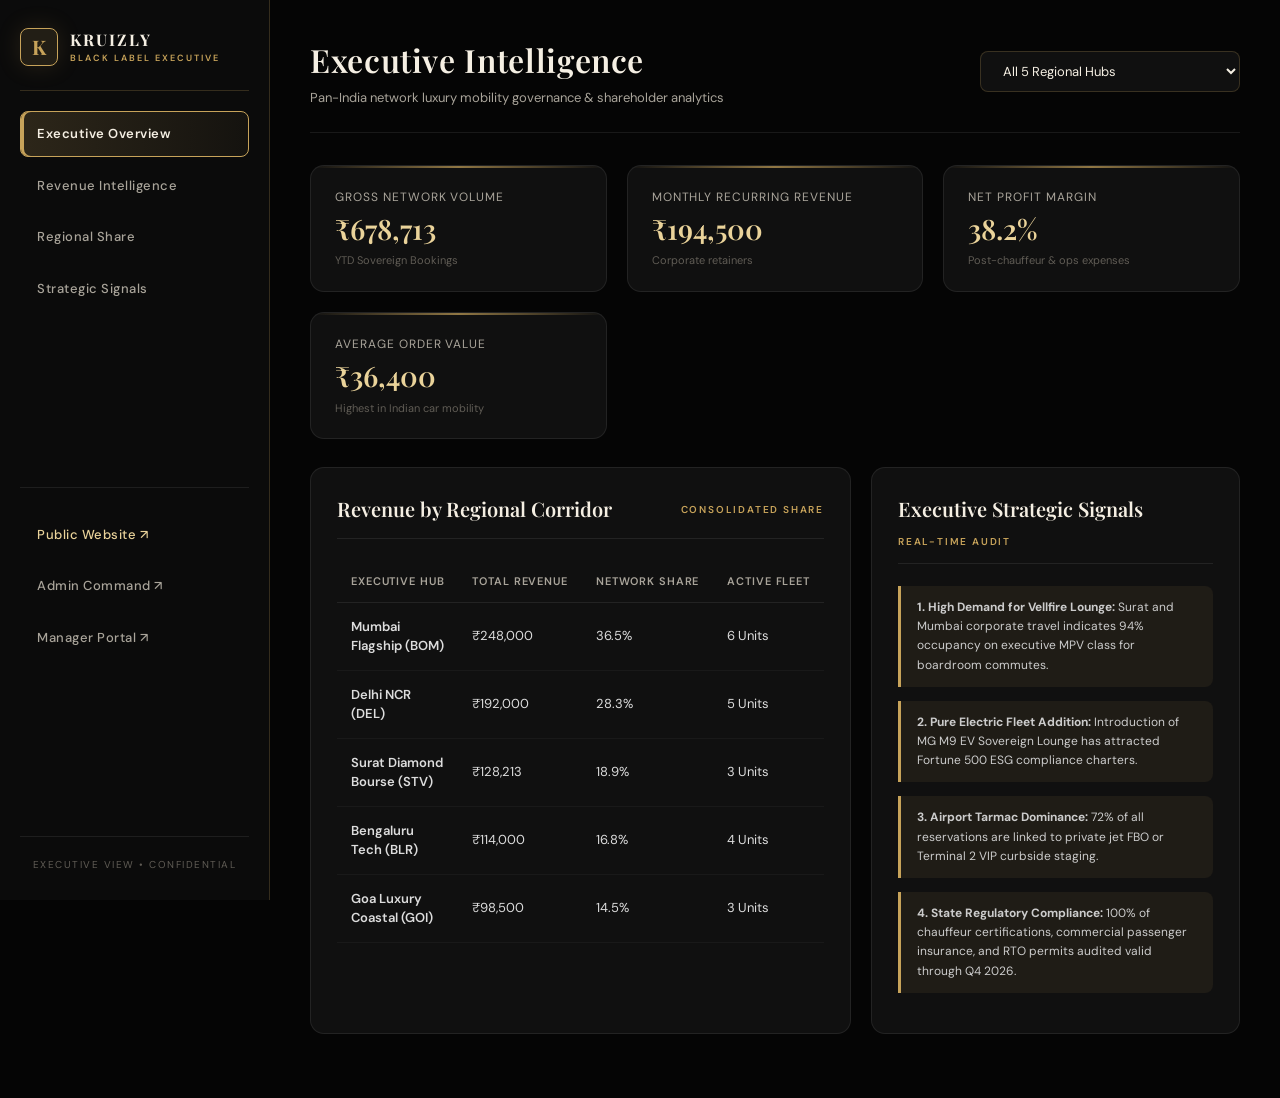
<file: executive/index.html>
<!doctype html>
<html lang="en">

<head>
  <meta charset="utf-8">
  <meta name="viewport" content="width=device-width, initial-scale=1">
  <title>KRUIZLY Black Label — Executive Board Intelligence</title>
  <link rel="stylesheet" href="../shared/dashboard.css">
  <link rel="icon" type="image/png" href="../assets/logo.png">
</head>

<body>
  <!-- Mobile Sidebar Backdrop -->
  <div class="side-backdrop" id="sideBackdrop" onclick="toggleSidebar()"></div>

  <div class="layout">
    <!-- Sidebar -->
    <aside class="side" id="sidebar">
      <div class="logo">
        <b>K</b>
        <span>KRUIZLY<small>BLACK LABEL EXECUTIVE</small></span>
      </div>

      <a class="navitem active" href="index.html">Executive Overview</a>
      <a class="navitem" href="#revenue">Revenue Intelligence</a>
      <a class="navitem" href="#regional">Regional Share</a>
      <a class="navitem" href="#signals">Strategic Signals</a>

      <div style="margin-top:auto;padding-top:24px;border-top:1px solid var(--line-subtle)">
        <a class="navitem" href="../index.html" style="color:var(--gold2)">Public Website ↗</a>
        <a class="navitem" href="../admin/index.html">Admin Command ↗</a>
        <a class="navitem" href="../manager/index.html">Manager Portal ↗</a>
      </div>

      <div class="side-foot">EXECUTIVE VIEW • CONFIDENTIAL</div>
    </aside>

    <!-- Main Content -->
    <main class="main">
      <header class="top">
        <div>
          <h1>Executive Intelligence</h1>
          <p>Pan-India network luxury mobility governance & shareholder analytics</p>
        </div>

        <div class="top-actions">
          <button type="button" class="menu-toggle" onclick="toggleSidebar()" aria-label="Toggle Navigation">☰</button>
          <select class="selector">
            <option>All 5 Regional Hubs</option>
            <option>Western Corridor (BOM, STV, GOI)</option>
            <option>Northern Corridor (DEL)</option>
            <option>Southern Corridor (BLR)</option>
          </select>
        </div>
      </header>

      <!-- KPI Grid -->
      <section class="grid kpis" id="revenue">
        <div class="kpi">
          <span>Gross Network Volume</span>
          <strong>₹678,713</strong>
          <small>YTD Sovereign Bookings</small>
        </div>
        <div class="kpi">
          <span>Monthly Recurring Revenue</span>
          <strong>₹194,500</strong>
          <small>Corporate retainers</small>
        </div>
        <div class="kpi">
          <span>Net Profit Margin</span>
          <strong style="color:var(--gold2)">38.2%</strong>
          <small>Post-chauffeur & ops expenses</small>
        </div>
        <div class="kpi">
          <span>Average Order Value</span>
          <strong>₹36,400</strong>
          <small>Highest in Indian car mobility</small>
        </div>
      </section>

      <!-- Panels -->
      <section class="grid two">
        <div class="panel" id="regional">
          <div class="panel-head">
            <h2>Revenue by Regional Corridor</h2>
            <span>CONSOLIDATED SHARE</span>
          </div>
          <div style="overflow-x:auto">
            <table class="table">
              <thead>
                <tr>
                  <th>Executive Hub</th>
                  <th>Total Revenue</th>
                  <th>Network Share</th>
                  <th>Active Fleet</th>
                </tr>
              </thead>
              <tbody>
                <tr>
                  <td class="gold-text">Mumbai Flagship (BOM)</td>
                  <td>₹248,000</td>
                  <td>36.5%</td>
                  <td>6 Units</td>
                </tr>
                <tr>
                  <td class="gold-text">Delhi NCR (DEL)</td>
                  <td>₹192,000</td>
                  <td>28.3%</td>
                  <td>5 Units</td>
                </tr>
                <tr>
                  <td class="gold-text">Surat Diamond Bourse (STV)</td>
                  <td>₹128,213</td>
                  <td>18.9%</td>
                  <td>3 Units</td>
                </tr>
                <tr>
                  <td class="gold-text">Bengaluru Tech (BLR)</td>
                  <td>₹114,000</td>
                  <td>16.8%</td>
                  <td>4 Units</td>
                </tr>
                <tr>
                  <td class="gold-text">Goa Luxury Coastal (GOI)</td>
                  <td>₹98,500</td>
                  <td>14.5%</td>
                  <td>3 Units</td>
                </tr>
              </tbody>
            </table>
          </div>
        </div>

        <div class="panel" id="signals">
          <div class="panel-head">
            <h2>Executive Strategic Signals</h2>
            <span>REAL-TIME AUDIT</span>
          </div>

          <div class="notice">
            <b>1. High Demand for Vellfire Lounge:</b> Surat and Mumbai corporate travel indicates 94% occupancy on executive MPV class for boardroom commutes.
          </div>

          <div class="notice">
            <b>2. Pure Electric Fleet Addition:</b> Introduction of MG M9 EV Sovereign Lounge has attracted Fortune 500 ESG compliance charters.
          </div>

          <div class="notice">
            <b>3. Airport Tarmac Dominance:</b> 72% of all reservations are linked to private jet FBO or Terminal 2 VIP curbside staging.
          </div>

          <div class="notice">
            <b>4. State Regulatory Compliance:</b> 100% of chauffeur certifications, commercial passenger insurance, and RTO permits audited valid through Q4 2026.
          </div>
        </div>
      </section>
    </main>
  </div>

  <!-- SCRIPTS -->
  <script src="../shared/config.js"></script>
  <script src="../shared/data.js"></script>
  <script>
    function toggleSidebar() {
      const side = document.getElementById("sidebar");
      const backdrop = document.getElementById("sideBackdrop");
      if (side) side.classList.toggle("active");
      if (backdrop) backdrop.classList.toggle("active");
    }
  </script>
</body>

</html>
</file>
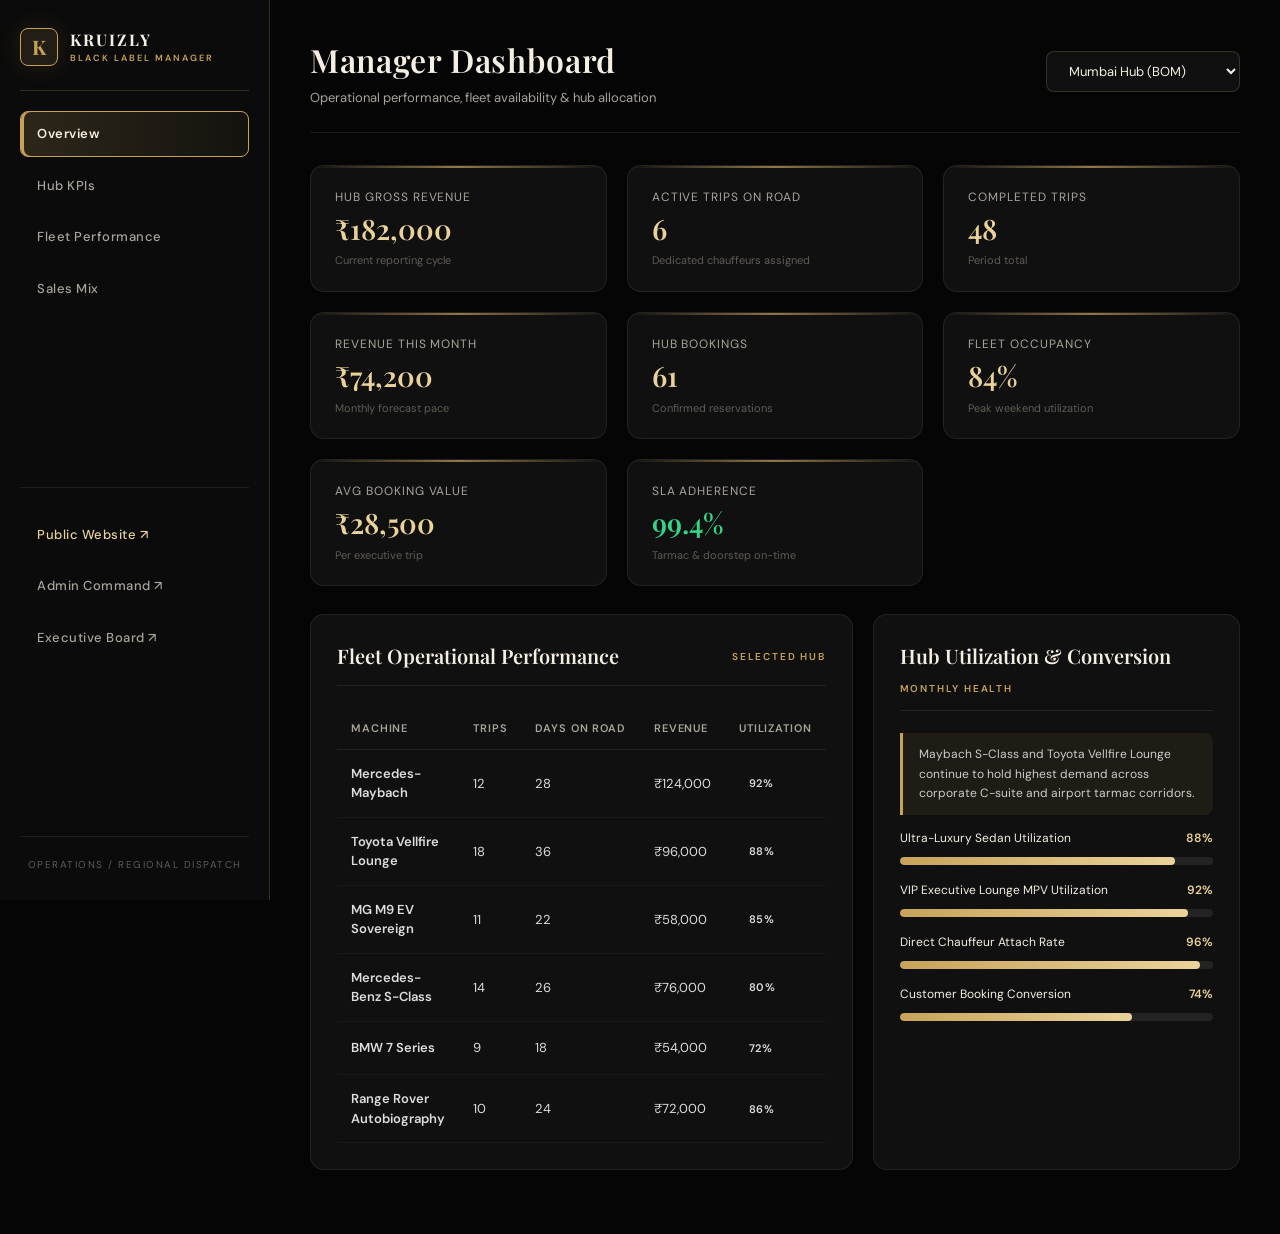
<file: manager/index.html>
<!doctype html>
<html lang="en">

<head>
  <meta charset="utf-8">
  <meta name="viewport" content="width=device-width, initial-scale=1">
  <title>KRUIZLY Black Label — Hub Operations Manager</title>
  <link rel="stylesheet" href="../shared/dashboard.css">
  <link rel="icon" type="image/png" href="../assets/logo.png">
</head>

<body>
  <!-- Mobile Sidebar Backdrop -->
  <div class="side-backdrop" id="sideBackdrop" onclick="toggleSidebar()"></div>

  <div class="layout">
    <!-- Sidebar -->
    <aside class="side" id="sidebar">
      <div class="logo">
        <b>K</b>
        <span>KRUIZLY<small>BLACK LABEL MANAGER</small></span>
      </div>

      <a class="navitem active" href="index.html">Overview</a>
      <a class="navitem" href="#kpis">Hub KPIs</a>
      <a class="navitem" href="#performance">Fleet Performance</a>
      <a class="navitem" href="#sales-mix">Sales Mix</a>
      
      <div style="margin-top:auto;padding-top:24px;border-top:1px solid var(--line-subtle)">
        <a class="navitem" href="../index.html" style="color:var(--gold2)">Public Website ↗</a>
        <a class="navitem" href="../admin/index.html">Admin Command ↗</a>
        <a class="navitem" href="../executive/index.html">Executive Board ↗</a>
      </div>

      <div class="side-foot">OPERATIONS / REGIONAL DISPATCH</div>
    </aside>

    <!-- Main Content -->
    <main class="main">
      <header class="top">
        <div>
          <h1>Manager Dashboard</h1>
          <p>Operational performance, fleet availability & hub allocation</p>
        </div>

        <div class="top-actions">
          <button type="button" class="menu-toggle" onclick="toggleSidebar()" aria-label="Toggle Navigation">☰</button>
          <select class="selector" id="hub-select" onchange="switchHub(this.value)">
            <option value="BOM">Mumbai Hub (BOM)</option>
            <option value="DEL">Delhi NCR Hub (DEL)</option>
            <option value="STV">Surat Hub (STV)</option>
            <option value="BLR">Bengaluru Hub (BLR)</option>
            <option value="GOI">Goa Coastal Hub (GOI)</option>
          </select>
        </div>
      </header>

      <!-- KPI Grid -->
      <section class="grid kpis" id="kpis">
        <div class="kpi">
          <span>Hub Gross Revenue</span>
          <strong id="hub-revenue">₹182,000</strong>
          <small>Current reporting cycle</small>
        </div>
        <div class="kpi">
          <span>Active Trips on Road</span>
          <strong>6</strong>
          <small>Dedicated chauffeurs assigned</small>
        </div>
        <div class="kpi">
          <span>Completed Trips</span>
          <strong>48</strong>
          <small>Period total</small>
        </div>
        <div class="kpi">
          <span>Revenue This Month</span>
          <strong>₹74,200</strong>
          <small>Monthly forecast pace</small>
        </div>
        <div class="kpi">
          <span>Hub Bookings</span>
          <strong>61</strong>
          <small>Confirmed reservations</small>
        </div>
        <div class="kpi">
          <span>Fleet Occupancy</span>
          <strong>84%</strong>
          <small>Peak weekend utilization</small>
        </div>
        <div class="kpi">
          <span>Avg Booking Value</span>
          <strong>₹28,500</strong>
          <small>Per executive trip</small>
        </div>
        <div class="kpi">
          <span>SLA Adherence</span>
          <strong style="color:var(--success)">99.4%</strong>
          <small>Tarmac & doorstep on-time</small>
        </div>
      </section>

      <!-- Performance & Sales Mix Panels -->
      <section class="grid two">
        <div class="panel" id="performance">
          <div class="panel-head">
            <h2>Fleet Operational Performance</h2>
            <span>SELECTED HUB</span>
          </div>
          <div style="overflow-x:auto">
            <table class="table">
              <thead>
                <tr>
                  <th>Machine</th>
                  <th>Trips</th>
                  <th>Days On Road</th>
                  <th>Revenue</th>
                  <th>Utilization</th>
                </tr>
              </thead>
              <tbody>
                <tr>
                  <td class="gold-text">Mercedes-Maybach</td>
                  <td>12</td>
                  <td>28</td>
                  <td>₹124,000</td>
                  <td><span class="status badge-success">92%</span></td>
                </tr>
                <tr>
                  <td class="gold-text">Toyota Vellfire Lounge</td>
                  <td>18</td>
                  <td>36</td>
                  <td>₹96,000</td>
                  <td><span class="status badge-success">88%</span></td>
                </tr>
                <tr>
                  <td class="gold-text">MG M9 EV Sovereign</td>
                  <td>11</td>
                  <td>22</td>
                  <td>₹58,000</td>
                  <td><span class="status badge-success">85%</span></td>
                </tr>
                <tr>
                  <td class="gold-text">Mercedes-Benz S-Class</td>
                  <td>14</td>
                  <td>26</td>
                  <td>₹76,000</td>
                  <td><span class="status badge-success">80%</span></td>
                </tr>
                <tr>
                  <td class="gold-text">BMW 7 Series</td>
                  <td>9</td>
                  <td>18</td>
                  <td>₹54,000</td>
                  <td><span class="status badge-warning">72%</span></td>
                </tr>
                <tr>
                  <td class="gold-text">Range Rover Autobiography</td>
                  <td>10</td>
                  <td>24</td>
                  <td>₹72,000</td>
                  <td><span class="status badge-success">86%</span></td>
                </tr>
              </tbody>
            </table>
          </div>
        </div>

        <div class="panel" id="sales-mix">
          <div class="panel-head">
            <h2>Hub Utilization & Conversion</h2>
            <span>MONTHLY HEALTH</span>
          </div>

          <div class="notice">
            Maybach S-Class and Toyota Vellfire Lounge continue to hold highest demand across corporate C-suite and airport tarmac corridors.
          </div>

          <div style="margin-bottom:16px">
            <div style="display:flex;justify-content:space-between;font-size:12px;margin-bottom:6px">
              <span>Ultra-Luxury Sedan Utilization</span>
              <b class="gold-text">88%</b>
            </div>
            <div class="bar"><i style="width:88%"></i></div>
          </div>

          <div style="margin-bottom:16px">
            <div style="display:flex;justify-content:space-between;font-size:12px;margin-bottom:6px">
              <span>VIP Executive Lounge MPV Utilization</span>
              <b class="gold-text">92%</b>
            </div>
            <div class="bar"><i style="width:92%"></i></div>
          </div>

          <div style="margin-bottom:16px">
            <div style="display:flex;justify-content:space-between;font-size:12px;margin-bottom:6px">
              <span>Direct Chauffeur Attach Rate</span>
              <b class="gold-text">96%</b>
            </div>
            <div class="bar"><i style="width:96%"></i></div>
          </div>

          <div>
            <div style="display:flex;justify-content:space-between;font-size:12px;margin-bottom:6px">
              <span>Customer Booking Conversion</span>
              <b class="gold-text">74%</b>
            </div>
            <div class="bar"><i style="width:74%"></i></div>
          </div>
        </div>
      </section>
    </main>
  </div>

  <!-- SCRIPTS -->
  <script src="../shared/config.js"></script>
  <script src="../shared/data.js"></script>
  <script>
    function toggleSidebar() {
      const side = document.getElementById("sidebar");
      const backdrop = document.getElementById("sideBackdrop");
      if (side) side.classList.toggle("active");
      if (backdrop) backdrop.classList.toggle("active");
    }

    function switchHub(hubCode) {
      const hubData = {
        BOM: "₹182,000",
        DEL: "₹156,000",
        STV: "₹128,213",
        BLR: "₹114,000",
        GOI: "₹98,500"
      };
      const revEl = document.getElementById("hub-revenue");
      if (revEl && hubData[hubCode]) {
        revEl.textContent = hubData[hubCode];
      }
    }
  </script>
</body>

</html>
</file>
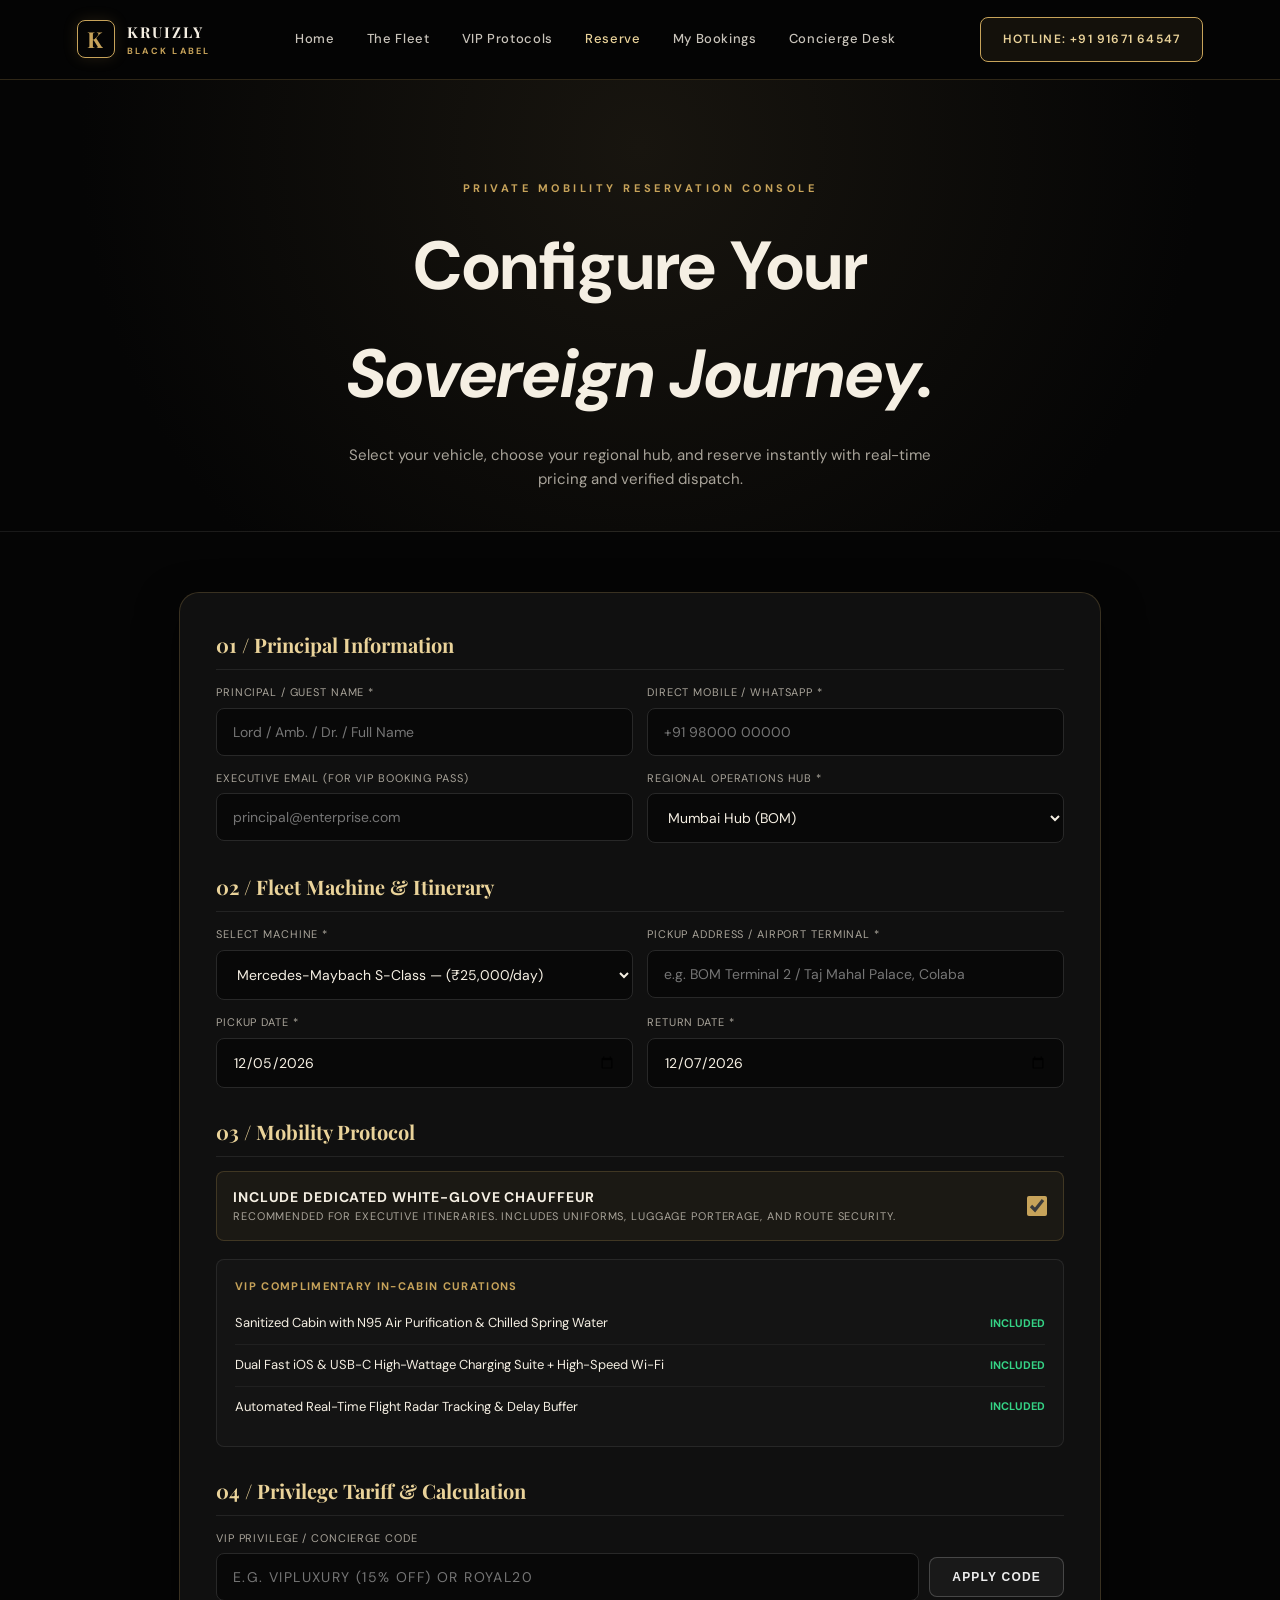
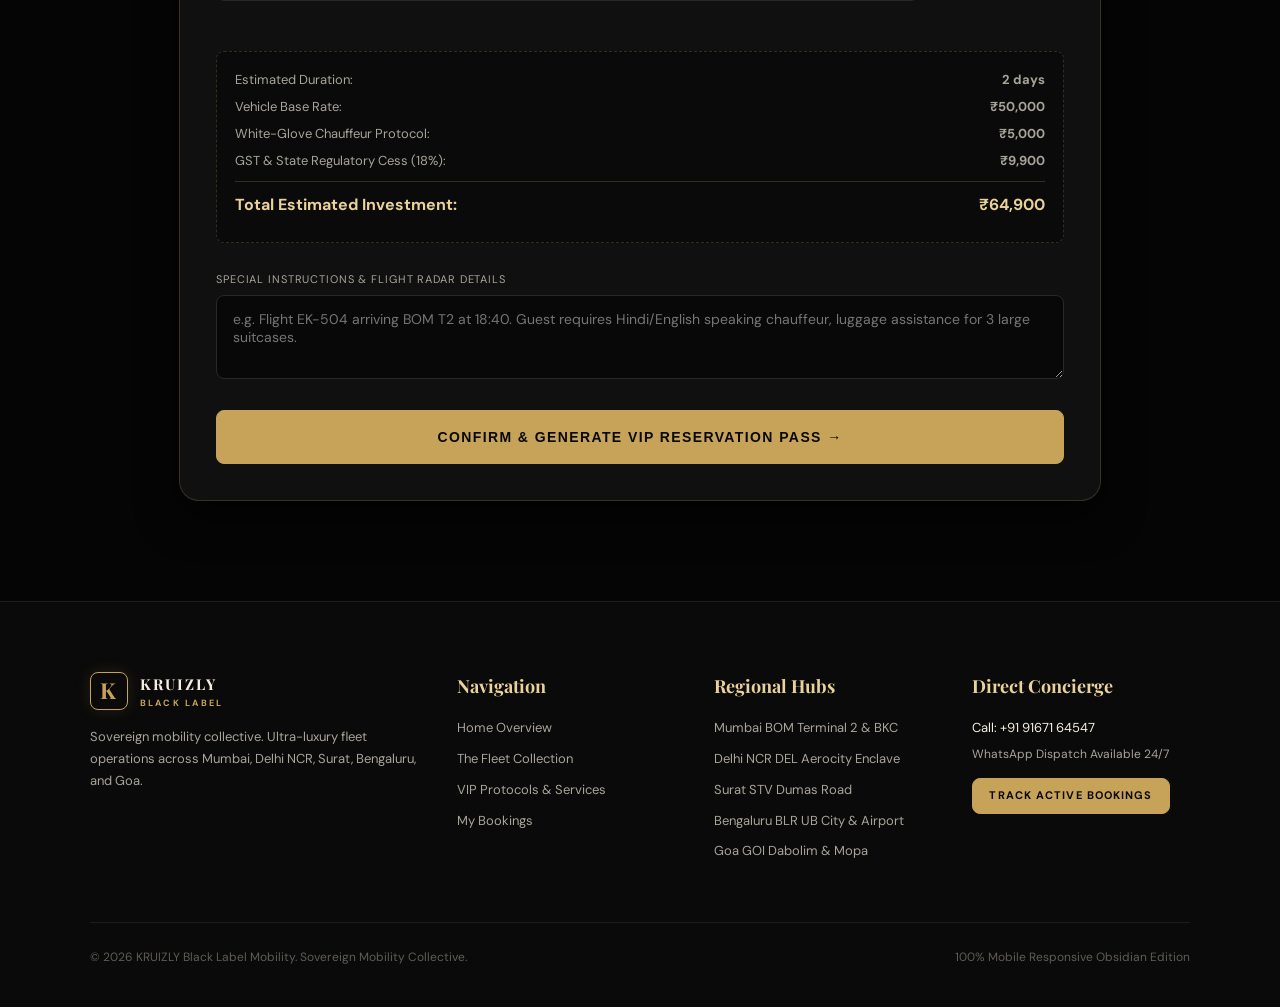
<file: booking.html>
<!doctype html>
<html lang="en">

<head>
  <meta charset="utf-8">
  <meta name="viewport" content="width=device-width, initial-scale=1">
  <title>Reserve a Machine — KRUIZLY Black Label</title>
  <meta name="description" content="Reserve sovereign chauffeur mobility with KRUIZLY Black Label. Real-time fare calculation, instant VIP reservation pass, and 24/7 concierge dispatch.">
  <link rel="preconnect" href="https://fonts.googleapis.com">
  <link rel="preconnect" href="https://fonts.gstatic.com" crossorigin>
  <link href="https://fonts.googleapis.com/css2?family=DM+Sans:ital,wght@0,300;0,400;0,500;0,600;0,700;1,400&family=Playfair+Display:ital,wght@0,500;0,600;0,700;1,400;1,600&display=swap" rel="stylesheet">
  <link rel="stylesheet" href="shared/luxury.css">
  <link rel="icon" type="image/png" href="assets/logo.png">
  <style>
    .booking-page-hero {
      padding: 100px 7vw 40px;
      text-align: center;
      background: radial-gradient(circle at 50% 15%, #18150f, #050505 75%);
      border-bottom: 1px solid var(--line-subtle);
    }
    .booking-page-hero h1 {
      font-size: clamp(38px, 5.5vw, 68px);
      margin: 14px 0;
    }
    .booking-page-container {
      max-width: 1050px;
      margin: 0 auto;
      padding: 60px 5vw 100px;
    }
    .promo-container {
      display: flex;
      gap: 10px;
      align-items: center;
      margin-bottom: 14px;
    }
    .promo-container input {
      flex: 1;
      text-transform: uppercase;
      letter-spacing: 0.1em;
    }
    .addons-box {
      background: rgba(255, 255, 255, 0.02);
      border: 1px solid var(--line-subtle);
      border-radius: var(--radius-sm);
      padding: 18px;
      margin-bottom: 20px;
    }
    .addon-item {
      display: flex;
      justify-content: space-between;
      align-items: center;
      padding: 10px 0;
      border-bottom: 1px solid rgba(255, 255, 255, 0.05);
      font-size: 13px;
    }
    .addon-item:last-child {
      border-bottom: none;
    }
    .addon-item input[type="checkbox"] {
      width: 18px;
      height: 18px;
      accent-color: var(--gold);
    }
  </style>
</head>

<body class="site">
  <!-- NAVIGATION -->
  <header class="nav">
    <a class="brand" href="index.html">
      <span class="mark">K</span>
      <span>KRUIZLY <small>BLACK LABEL</small></span>
    </a>
    
    <nav class="navlinks">
      <a href="index.html">Home</a>
      <a href="fleet.html">The Fleet</a>
      <a href="services.html">VIP Protocols</a>
      <a href="booking.html" style="color:var(--gold2)">Reserve</a>
      <a href="bookings.html">My Bookings</a>
      <a href="contact.html">Concierge Desk</a>
    </nav>
    
    <a class="nav-cta" href="tel:+919167164547">Hotline: +91 91671 64547</a>
    <button class="menu-btn" aria-label="Toggle Navigation Drawer">☰</button>
  </header>

  <!-- MOBILE SLIDE-OUT DRAWER -->
  <div class="mobile-drawer">
    <a href="index.html">Home Overview <span>01 →</span></a>
    <a href="fleet.html">The Fleet Collection <span>02 →</span></a>
    <a href="services.html">VIP Protocols & Tariffs <span>03 →</span></a>
    <a href="booking.html" class="gold-text">Reserve a Machine <span>★ Current</span></a>
    <a href="bookings.html">My VIP Bookings & Passes <span>05 →</span></a>
    <a href="contact.html">24/7 Operations Desk <span>06 →</span></a>
    <a href="admin/index.html" style="font-size:12px;color:var(--dim)">Staff Command Centre ↗</a>
  </div>

  <main>
    <!-- PAGE HERO -->
    <section class="booking-page-hero">
      <p class="eyebrow">PRIVATE MOBILITY RESERVATION CONSOLE</p>
      <h1>Configure Your<br><em>Sovereign Journey.</em></h1>
      <p style="color:var(--muted);max-width:600px;margin:0 auto;font-size:15px">
        Select your vehicle, choose your regional hub, and reserve instantly with real-time pricing and verified dispatch.
      </p>
    </section>

    <!-- FORM SECTION -->
    <div class="booking-page-container">
      <div class="booking-form-box">
        <form onsubmit="requestRide(event)">
          <!-- Section 1: Guest Information -->
          <div style="margin-bottom:28px">
            <h3 style="font-family:var(--display);color:var(--gold2);font-size:20px;margin-bottom:14px;border-bottom:1px solid var(--line-subtle);padding-bottom:8px">
              01 / Principal Information
            </h3>
            <div class="form-row">
              <div>
                <label for="guestName">Principal / Guest Name *</label>
                <input id="guestName" name="guestName" required placeholder="Lord / Amb. / Dr. / Full Name">
              </div>
              <div>
                <label for="guestPhone">Direct Mobile / WhatsApp *</label>
                <input id="guestPhone" name="guestPhone" type="tel" required placeholder="+91 98000 00000">
              </div>
            </div>

            <div class="form-row">
              <div>
                <label for="guestEmail">Executive Email (for VIP Booking Pass)</label>
                <input id="guestEmail" name="guestEmail" type="email" placeholder="principal@enterprise.com">
              </div>
              <div>
                <label for="booking-hub">Regional Operations Hub *</label>
                <select id="booking-hub" name="hubCode">
                  <!-- Populated dynamically -->
                </select>
              </div>
            </div>
          </div>

          <!-- Section 2: Machine & Itinerary -->
          <div style="margin-bottom:28px">
            <h3 style="font-family:var(--display);color:var(--gold2);font-size:20px;margin-bottom:14px;border-bottom:1px solid var(--line-subtle);padding-bottom:8px">
              02 / Fleet Machine & Itinerary
            </h3>
            <div class="form-row">
              <div>
                <label for="booking-fleet">Select Machine *</label>
                <select id="booking-fleet" name="vehicleId">
                  <!-- Populated dynamically -->
                </select>
              </div>
              <div>
                <label for="pickupCity">Pickup Address / Airport Terminal *</label>
                <input id="pickupCity" name="pickupCity" required placeholder="e.g. BOM Terminal 2 / Taj Mahal Palace, Colaba">
              </div>
            </div>

            <div class="form-row">
              <div>
                <label for="booking-pickup">Pickup Date *</label>
                <input id="booking-pickup" type="date" required>
              </div>
              <div>
                <label for="booking-return">Return Date *</label>
                <input id="booking-return" type="date" required>
              </div>
            </div>
          </div>

          <!-- Section 3: Protocol & Chauffeur -->
          <div style="margin-bottom:28px">
            <h3 style="font-family:var(--display);color:var(--gold2);font-size:20px;margin-bottom:14px;border-bottom:1px solid var(--line-subtle);padding-bottom:8px">
              03 / Mobility Protocol
            </h3>
            <label class="chauffeur-toggle">
              <div>
                <strong style="display:block;color:var(--cream);font-size:14px">Include Dedicated White-Glove Chauffeur</strong>
                <small style="color:var(--muted);font-size:11px">Recommended for executive itineraries. Includes uniforms, luggage porterage, and route security.</small>
              </div>
              <input type="checkbox" id="booking-chauffeur" checked>
            </label>

            <!-- Bespoke In-Cabin Amenities -->
            <div class="addons-box">
              <span style="font-size:11px;color:var(--gold);letter-spacing:0.12em;font-weight:700;display:block;margin-bottom:8px;text-transform:uppercase">VIP Complimentary In-Cabin Curations</span>
              <div class="addon-item">
                <span>Sanitized Cabin with N95 Air Purification & Chilled Spring Water</span>
                <span style="color:var(--success);font-size:11px;font-weight:700">INCLUDED</span>
              </div>
              <div class="addon-item">
                <span>Dual Fast iOS & USB-C High-Wattage Charging Suite + High-Speed Wi-Fi</span>
                <span style="color:var(--success);font-size:11px;font-weight:700">INCLUDED</span>
              </div>
              <div class="addon-item">
                <span>Automated Real-Time Flight Radar Tracking & Delay Buffer</span>
                <span style="color:var(--success);font-size:11px;font-weight:700">INCLUDED</span>
              </div>
            </div>
          </div>

          <!-- Section 4: Privilege Code & Live Fare -->
          <div style="margin-bottom:28px">
            <h3 style="font-family:var(--display);color:var(--gold2);font-size:20px;margin-bottom:14px;border-bottom:1px solid var(--line-subtle);padding-bottom:8px">
              04 / Privilege Tariff & Calculation
            </h3>
            <label for="promo-input">VIP Privilege / Concierge Code</label>
            <div class="promo-container">
              <input id="promo-input" placeholder="e.g. VIPLUXURY (15% off) or ROYAL20">
              <button type="button" class="btn ghost" onclick="applyPromoCode()">Apply Code</button>
            </div>
            <div id="promo-status" style="font-size:12px;margin-bottom:14px;min-height:16px"></div>

            <!-- Live Fare Receipt Box -->
            <div class="fare-estimate-box">
              <div class="fare-row">
                <span>Estimated Duration:</span>
                <strong id="est-days">1 day</strong>
              </div>
              <div class="fare-row">
                <span>Vehicle Base Rate:</span>
                <strong id="est-base">₹25,000</strong>
              </div>
              <div class="fare-row">
                <span>White-Glove Chauffeur Protocol:</span>
                <strong id="est-chauffeur">₹2,500</strong>
              </div>
              <div class="fare-row" id="est-discount-row" style="display:none;color:var(--gold2)">
                <span>VIP Privilege Discount:</span>
                <strong id="est-discount">-₹0</strong>
              </div>
              <div class="fare-row">
                <span>GST & State Regulatory Cess (18%):</span>
                <strong id="est-gst">₹4,950</strong>
              </div>
              <div class="fare-row total">
                <span>Total Estimated Investment:</span>
                <strong id="est-total">₹32,450</strong>
              </div>
            </div>
          </div>

          <!-- Special Requests -->
          <div style="margin-bottom:24px">
            <label for="guestNotes">Special Instructions & Flight Radar Details</label>
            <textarea id="guestNotes" name="guestNotes" rows="3" placeholder="e.g. Flight EK-504 arriving BOM T2 at 18:40. Guest requires Hindi/English speaking chauffeur, luggage assistance for 3 large suitcases."></textarea>
          </div>

          <button type="submit" class="btn gold full" style="font-size:14px;padding:18px">
            Confirm & Generate VIP Reservation Pass →
          </button>
        </form>
      </div>
    </div>
  </main>

  <!-- FOOTER -->
  <footer>
    <div class="footer-top">
      <div class="footer-col">
        <div class="brand" style="margin-bottom:16px">
          <span class="mark">K</span>
          <span>KRUIZLY <small>BLACK LABEL</small></span>
        </div>
        <p style="font-size:13px;color:var(--muted);line-height:1.7">
          Sovereign mobility collective. Ultra-luxury fleet operations across Mumbai, Delhi NCR, Surat, Bengaluru, and Goa.
        </p>
      </div>

      <div class="footer-col">
        <h4>Navigation</h4>
        <ul>
          <li><a href="index.html">Home Overview</a></li>
          <li><a href="fleet.html">The Fleet Collection</a></li>
          <li><a href="services.html">VIP Protocols & Services</a></li>
          <li><a href="bookings.html">My Bookings</a></li>
        </ul>
      </div>

      <div class="footer-col">
        <h4>Regional Hubs</h4>
        <ul>
          <li>Mumbai BOM Terminal 2 & BKC</li>
          <li>Delhi NCR DEL Aerocity Enclave</li>
          <li>Surat STV Dumas Road</li>
          <li>Bengaluru BLR UB City & Airport</li>
          <li>Goa GOI Dabolim & Mopa</li>
        </ul>
      </div>

      <div class="footer-col">
        <h4>Direct Concierge</h4>
        <p style="font-size:13px;color:var(--cream);margin-bottom:6px">Call: +91 91671 64547</p>
        <p style="font-size:12px;color:var(--muted);margin-bottom:14px">WhatsApp Dispatch Available 24/7</p>
        <a class="btn gold" href="bookings.html" style="padding:8px 16px;font-size:11px">Track Active Bookings</a>
      </div>
    </div>

    <div class="footer-bottom">
      <div>© 2026 KRUIZLY Black Label Mobility. Sovereign Mobility Collective.</div>
      <div>100% Mobile Responsive Obsidian Edition</div>
    </div>
  </footer>

  <!-- VIP BOOKING CONFIRMATION PASS MODAL -->
  <div id="passModal" class="modal-overlay">
    <div class="modal-box">
      <div class="modal-head">
        <h3>VIP Reservation Pass</h3>
        <button type="button" class="modal-close" onclick="closeModals()" aria-label="Close Modal">✕</button>
      </div>
      <div id="passModalContent"></div>
    </div>
  </div>

  <!-- SCRIPTS -->
  <script src="shared/config.js"></script>
  <script src="shared/data.js"></script>
  <script src="shared/api.js"></script>
  <script src="shared/app.js"></script>
</body>

</html>
</file>
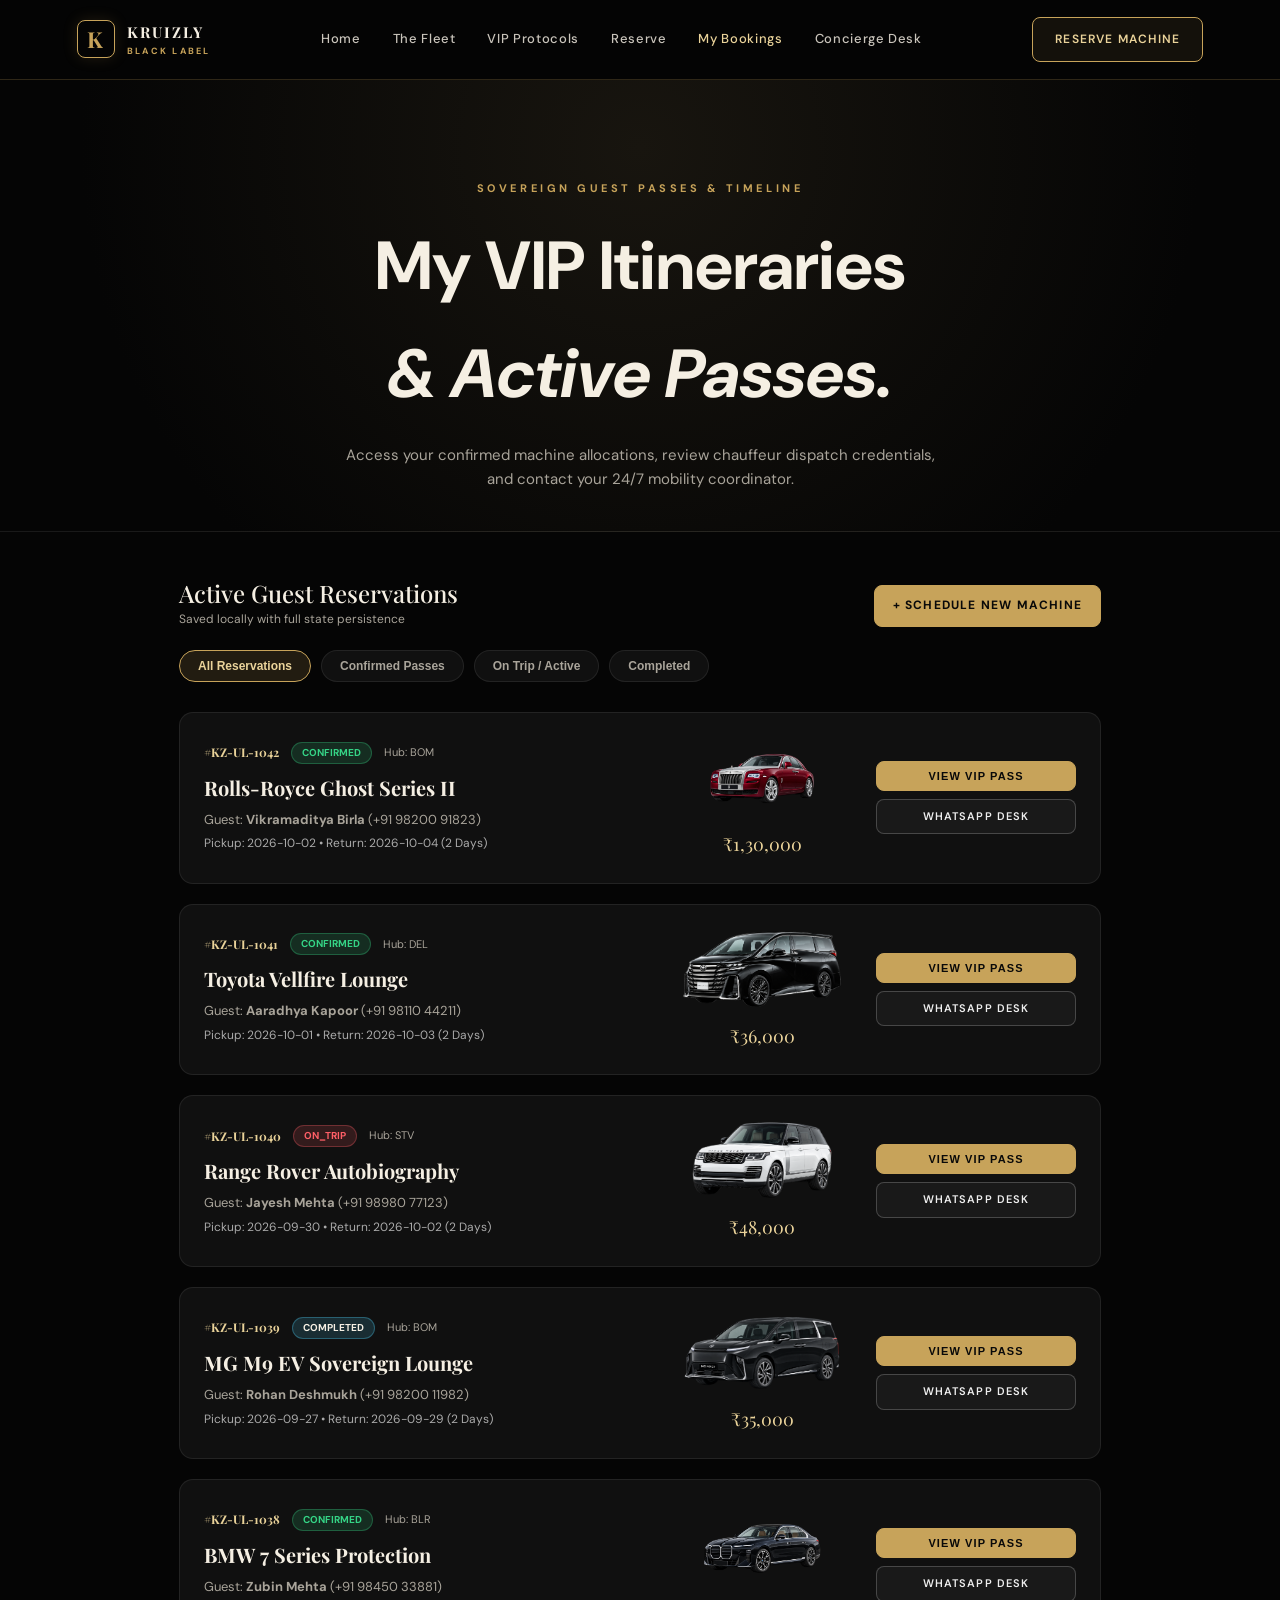
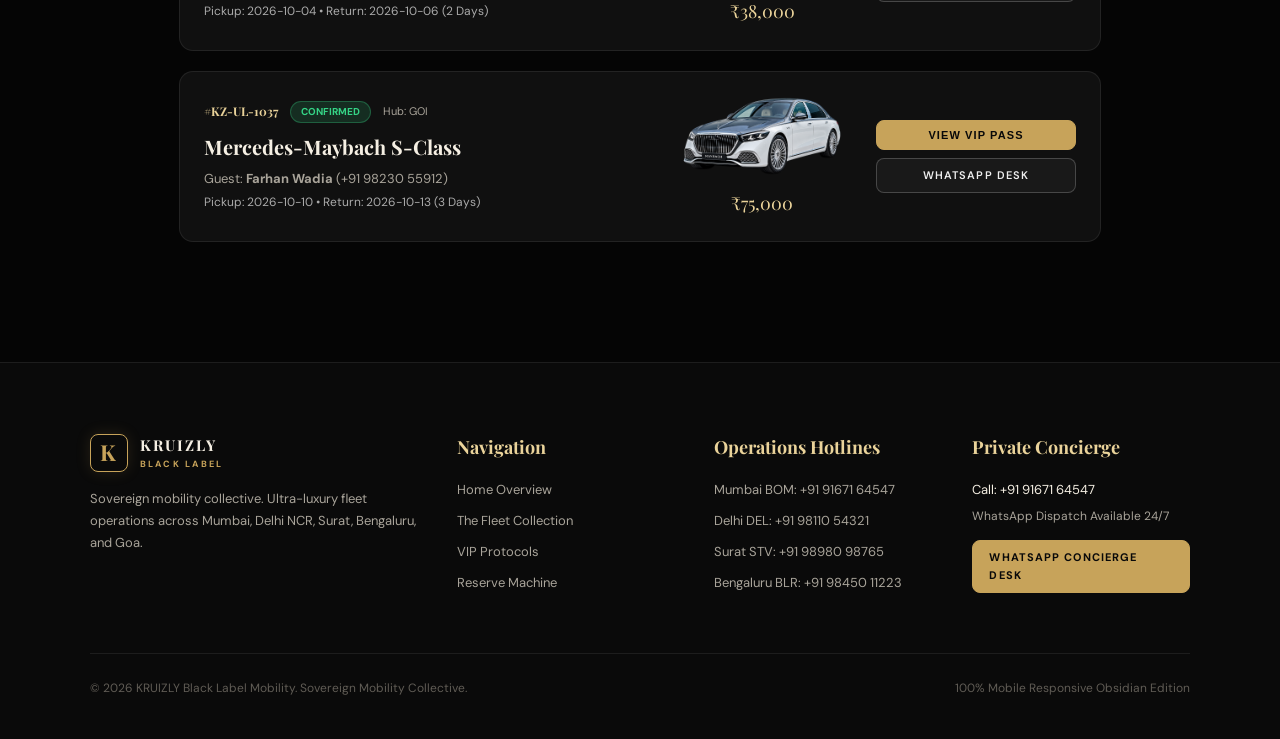
<file: bookings.html>
<!doctype html>
<html lang="en">

<head>
  <meta charset="utf-8">
  <meta name="viewport" content="width=device-width, initial-scale=1">
  <title>My VIP Itineraries & Passes — KRUIZLY Black Label</title>
  <meta name="description" content="View and manage your KRUIZLY Black Label ultra-luxury mobility reservations. Access digital VIP Passes, trip timeline, and 24/7 concierge WhatsApp dispatch.">
  <link rel="preconnect" href="https://fonts.googleapis.com">
  <link rel="preconnect" href="https://fonts.gstatic.com" crossorigin>
  <link href="https://fonts.googleapis.com/css2?family=DM+Sans:ital,wght@0,300;0,400;0,500;0,600;0,700;1,400&family=Playfair+Display:ital,wght@0,500;0,600;0,700;1,400;1,600&display=swap" rel="stylesheet">
  <link rel="stylesheet" href="shared/luxury.css">
  <link rel="icon" type="image/png" href="assets/logo.png">
  <style>
    .bookings-hero {
      padding: 100px 7vw 40px;
      text-align: center;
      background: radial-gradient(circle at 50% 15%, #18150f, #050505 75%);
      border-bottom: 1px solid var(--line-subtle);
    }
    .bookings-hero h1 {
      font-size: clamp(38px, 5.5vw, 68px);
      margin: 14px 0;
    }
    .bookings-container {
      max-width: 1050px;
      margin: 0 auto;
      padding: 50px 5vw 100px;
    }
    .filter-pills-bar {
      display: flex;
      gap: 10px;
      margin-bottom: 30px;
      flex-wrap: wrap;
    }
    .filter-pill-btn {
      background: var(--surface);
      border: 1px solid var(--line-subtle);
      color: var(--muted);
      padding: 8px 18px;
      border-radius: var(--radius-pill);
      font-size: 12px;
      font-weight: 600;
      cursor: pointer;
      transition: var(--transition);
    }
    .filter-pill-btn:hover, .filter-pill-btn.active {
      background: rgba(199, 163, 90, 0.15);
      border-color: var(--gold);
      color: var(--gold2);
    }
    @media (max-width: 768px) {
      .booking-card {
        grid-template-columns: 1fr !important;
        text-align: left;
      }
    }
  </style>
</head>

<body class="site">
  <!-- NAVIGATION -->
  <header class="nav">
    <a class="brand" href="index.html">
      <span class="mark">K</span>
      <span>KRUIZLY <small>BLACK LABEL</small></span>
    </a>
    
    <nav class="navlinks">
      <a href="index.html">Home</a>
      <a href="fleet.html">The Fleet</a>
      <a href="services.html">VIP Protocols</a>
      <a href="booking.html">Reserve</a>
      <a href="bookings.html" style="color:var(--gold2)">My Bookings</a>
      <a href="contact.html">Concierge Desk</a>
    </nav>
    
    <a class="nav-cta" href="booking.html">Reserve Machine</a>
    <button class="menu-btn" aria-label="Toggle Navigation Drawer">☰</button>
  </header>

  <!-- MOBILE SLIDE-OUT DRAWER -->
  <div class="mobile-drawer">
    <a href="index.html">Home Overview <span>01 →</span></a>
    <a href="fleet.html">The Fleet Collection <span>02 →</span></a>
    <a href="services.html">VIP Protocols & Tariffs <span>03 →</span></a>
    <a href="booking.html">Reserve a Machine <span>04 →</span></a>
    <a href="bookings.html" class="gold-text">My VIP Bookings & Passes <span>★ Current</span></a>
    <a href="contact.html">24/7 Operations Desk <span>06 →</span></a>
    <a href="admin/index.html" style="font-size:12px;color:var(--dim)">Staff Command Centre ↗</a>
  </div>

  <main>
    <!-- PAGE HERO -->
    <section class="bookings-hero">
      <p class="eyebrow">SOVEREIGN GUEST PASSES & TIMELINE</p>
      <h1>My VIP Itineraries<br><em>& Active Passes.</em></h1>
      <p style="color:var(--muted);max-width:600px;margin:0 auto;font-size:15px">
        Access your confirmed machine allocations, review chauffeur dispatch credentials, and contact your 24/7 mobility coordinator.
      </p>
    </section>

    <!-- CONTENT CONTAINER -->
    <div class="bookings-container">
      <div style="display:flex;justify-content:space-between;align-items:center;margin-bottom:20px;flex-wrap:wrap;gap:14px">
        <div>
          <h2 style="font-family:var(--display);font-size:24px;color:var(--cream)">Active Guest Reservations</h2>
          <span style="font-size:12px;color:var(--muted)">Saved locally with full state persistence</span>
        </div>
        <a href="booking.html" class="btn gold" style="font-size:12px;padding:10px 18px">+ Schedule New Machine</a>
      </div>

      <!-- Filter Pills -->
      <div class="filter-pills-bar">
        <button type="button" class="filter-pill-btn active" onclick="filterBookingsDisplay('ALL', this)">All Reservations</button>
        <button type="button" class="filter-pill-btn" onclick="filterBookingsDisplay('CONFIRMED', this)">Confirmed Passes</button>
        <button type="button" class="filter-pill-btn" onclick="filterBookingsDisplay('ON_TRIP', this)">On Trip / Active</button>
        <button type="button" class="filter-pill-btn" onclick="filterBookingsDisplay('COMPLETED', this)">Completed</button>
      </div>

      <!-- Dynamic Bookings Container -->
      <div id="bookings-list">
        <!-- Rendered dynamically by shared/app.js -->
      </div>
    </div>
  </main>

  <!-- FOOTER -->
  <footer>
    <div class="footer-top">
      <div class="footer-col">
        <div class="brand" style="margin-bottom:16px">
          <span class="mark">K</span>
          <span>KRUIZLY <small>BLACK LABEL</small></span>
        </div>
        <p style="font-size:13px;color:var(--muted);line-height:1.7">
          Sovereign mobility collective. Ultra-luxury fleet operations across Mumbai, Delhi NCR, Surat, Bengaluru, and Goa.
        </p>
      </div>

      <div class="footer-col">
        <h4>Navigation</h4>
        <ul>
          <li><a href="index.html">Home Overview</a></li>
          <li><a href="fleet.html">The Fleet Collection</a></li>
          <li><a href="services.html">VIP Protocols</a></li>
          <li><a href="booking.html">Reserve Machine</a></li>
        </ul>
      </div>

      <div class="footer-col">
        <h4>Operations Hotlines</h4>
        <ul>
          <li>Mumbai BOM: +91 91671 64547</li>
          <li>Delhi DEL: +91 98110 54321</li>
          <li>Surat STV: +91 98980 98765</li>
          <li>Bengaluru BLR: +91 98450 11223</li>
        </ul>
      </div>

      <div class="footer-col">
        <h4>Private Concierge</h4>
        <p style="font-size:13px;color:var(--cream);margin-bottom:6px">Call: +91 91671 64547</p>
        <p style="font-size:12px;color:var(--muted);margin-bottom:14px">WhatsApp Dispatch Available 24/7</p>
        <a class="btn gold" href="https://wa.me/919167164547" target="_blank" rel="noopener" style="padding:8px 16px;font-size:11px">WhatsApp Concierge Desk</a>
      </div>
    </div>

    <div class="footer-bottom">
      <div>© 2026 KRUIZLY Black Label Mobility. Sovereign Mobility Collective.</div>
      <div>100% Mobile Responsive Obsidian Edition</div>
    </div>
  </footer>

  <!-- VIP BOOKING CONFIRMATION PASS MODAL -->
  <div id="passModal" class="modal-overlay">
    <div class="modal-box">
      <div class="modal-head">
        <h3>VIP Reservation Pass</h3>
        <button type="button" class="modal-close" onclick="closeModals()" aria-label="Close Modal">✕</button>
      </div>
      <div id="passModalContent"></div>
    </div>
  </div>

  <!-- SCRIPTS -->
  <script src="shared/config.js"></script>
  <script src="shared/data.js"></script>
  <script src="shared/api.js"></script>
  <script src="shared/app.js"></script>
  <script>
    function filterBookingsDisplay(status, btn) {
      document.querySelectorAll(".filter-pill-btn").forEach(b => b.classList.remove("active"));
      if (btn) btn.classList.add("active");

      const container = document.getElementById("bookings-list");
      if (!container || !window.luxuryDataMgr) return;

      const money = n => "₹" + Number(n || 0).toLocaleString("en-IN");
      let bookings = window.luxuryDataMgr.getBookings();

      if (status !== "ALL") {
        bookings = bookings.filter(b => b.status === status);
      }

      if (bookings.length === 0) {
        container.innerHTML = `
          <div style="text-align:center;padding:50px 20px;background:var(--surface);border-radius:var(--radius-md);border:1px solid var(--line-subtle)">
            <p style="color:var(--gold2);font-family:var(--display);font-size:20px;margin-bottom:6px">No reservations under "${status}"</p>
            <p style="color:var(--muted);font-size:13px">All status changes are synchronized automatically with local storage.</p>
          </div>
        `;
        return;
      }

      container.innerHTML = bookings.map(b => {
        const vehicle = window.luxuryDataMgr.getFleetById(b.vehicleId);
        const isConfirmed = b.status === "CONFIRMED";
        const statusBg = isConfirmed 
          ? 'background:rgba(53,212,134,0.15);color:var(--success);border-color:rgba(53,212,134,0.3)'
          : (b.status === 'COMPLETED' ? 'background:rgba(79,215,255,0.15);color:var(--info);border-color:rgba(79,215,255,0.3)' : 'background:rgba(255,95,103,0.15);color:var(--danger);border-color:rgba(255,95,103,0.3)');

        return `
          <div class="booking-card" style="background:var(--surface);border:1px solid var(--line-subtle);border-radius:var(--radius-md);padding:24px;margin-bottom:20px;display:grid;grid-template-columns:1fr 180px 200px;gap:24px;align-items:center">
            <div>
              <div style="display:flex;align-items:center;gap:12px;margin-bottom:8px">
                <span style="font-size:12px;font-family:var(--display);color:var(--gold2);font-weight:700">#${b.id}</span>
                <span style="padding:2px 10px;border-radius:var(--radius-pill);font-size:10px;font-weight:700;border:1px solid;${statusBg}">${b.status}</span>
                <span style="font-size:11px;color:var(--muted)">Hub: ${b.hubCode}</span>
              </div>
              <h3 style="font-family:var(--display);font-size:20px;color:var(--cream);margin-bottom:6px">${b.vehicleName}</h3>
              <p style="font-size:13px;color:var(--muted);margin-bottom:4px">Guest: <b>${b.guestName}</b> (${b.guestPhone || ''})</p>
              <p style="font-size:12px;color:#aaa">Pickup: ${b.pickupDate} • Return: ${b.returnDate} (${b.days || 1} Days)</p>
            </div>

            <div style="text-align:center">
              <img src="${vehicle ? vehicle.image : 'assets/maybach.png'}" style="max-height:80px;width:100%;object-fit:contain" alt="${b.vehicleName}">
              <div style="font-size:18px;font-family:var(--display);color:var(--gold2);margin-top:6px">${money(b.total)}</div>
            </div>

            <div style="display:flex;flex-direction:column;gap:8px">
              <button type="button" class="btn gold" style="font-size:11px;padding:8px" onclick="showBookingConfirmationPass(window.luxuryDataMgr.getBookingById('${b.id}'))">
                View VIP Pass
              </button>
              <a href="https://wa.me/919167164547?text=${encodeURIComponent(`Hello KRUIZLY Concierge, regarding my reservation #${b.id} for the ${b.vehicleName}.`)}" target="_blank" rel="noopener" class="btn ghost" style="font-size:11px;padding:8px;text-align:center">
                WhatsApp Desk
              </a>
            </div>
          </div>
        `;
      }).join("");
    }
  </script>
</body>

</html>
</file>
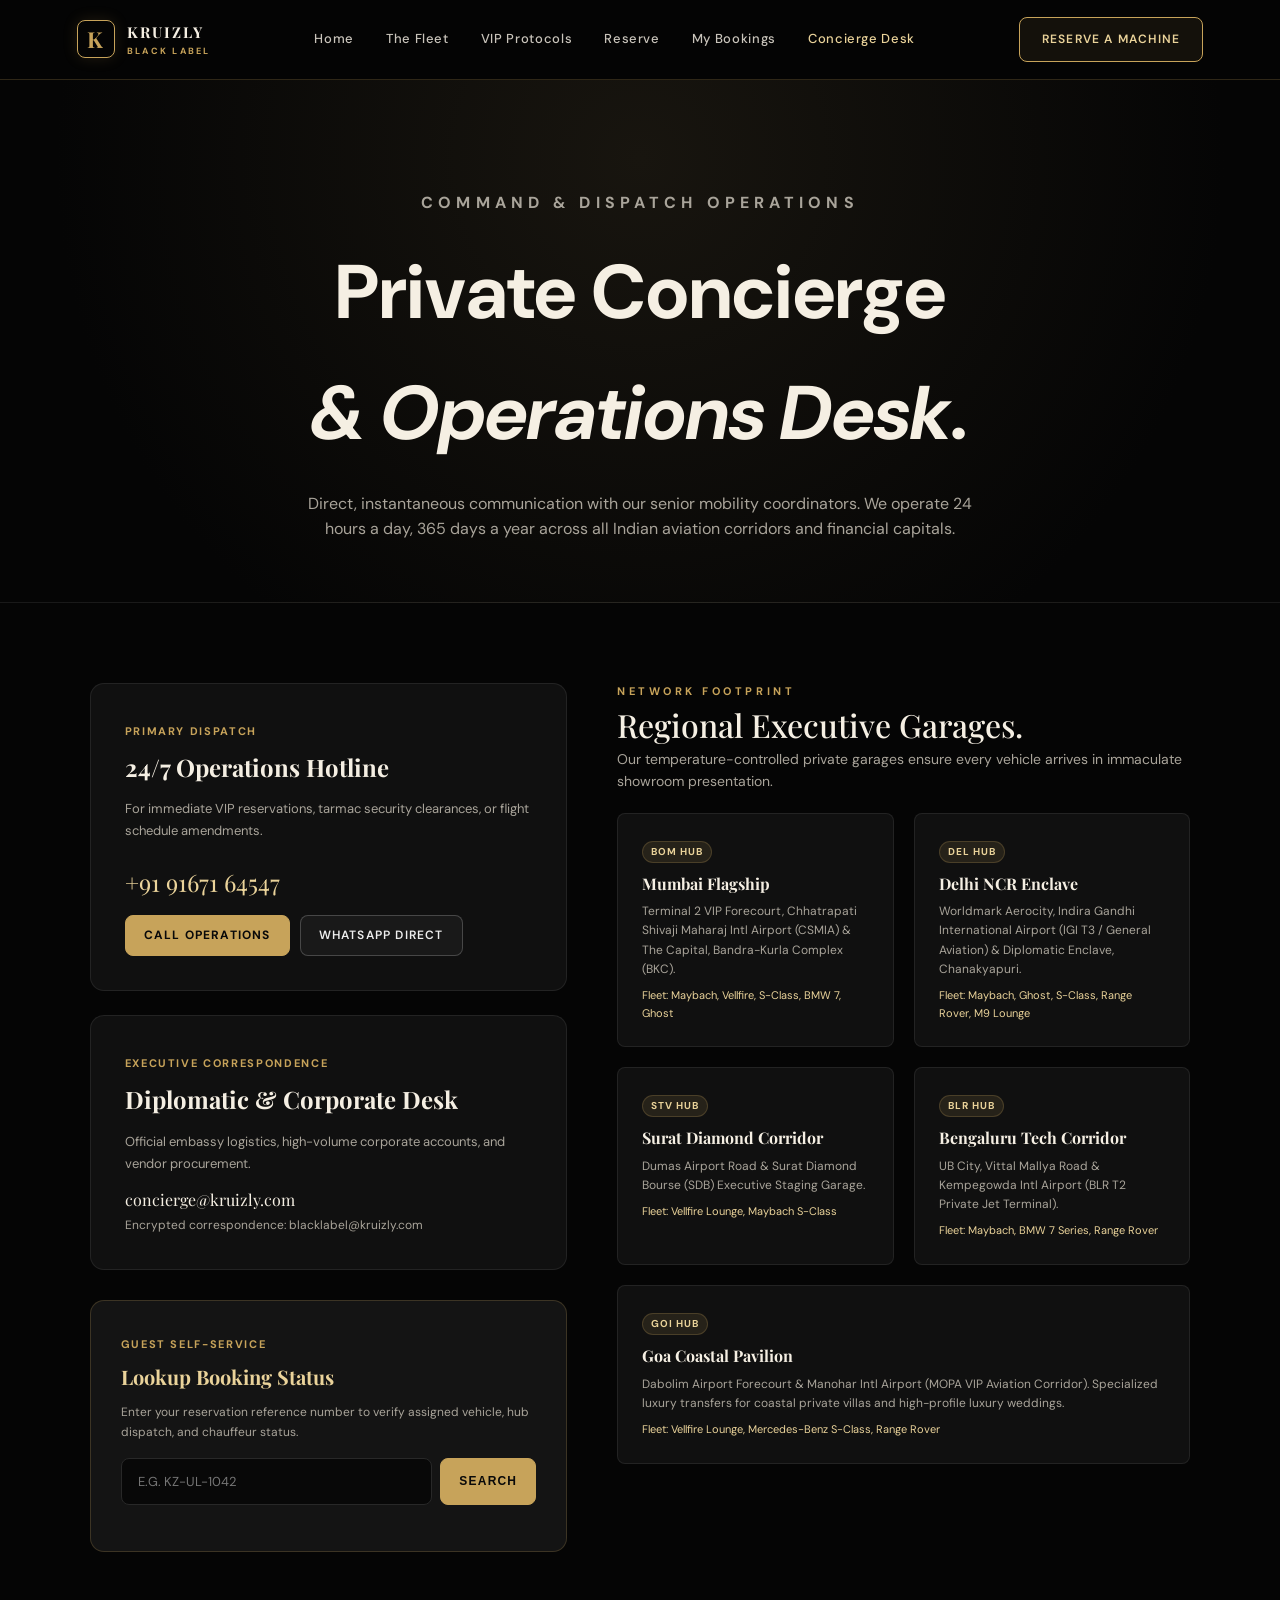
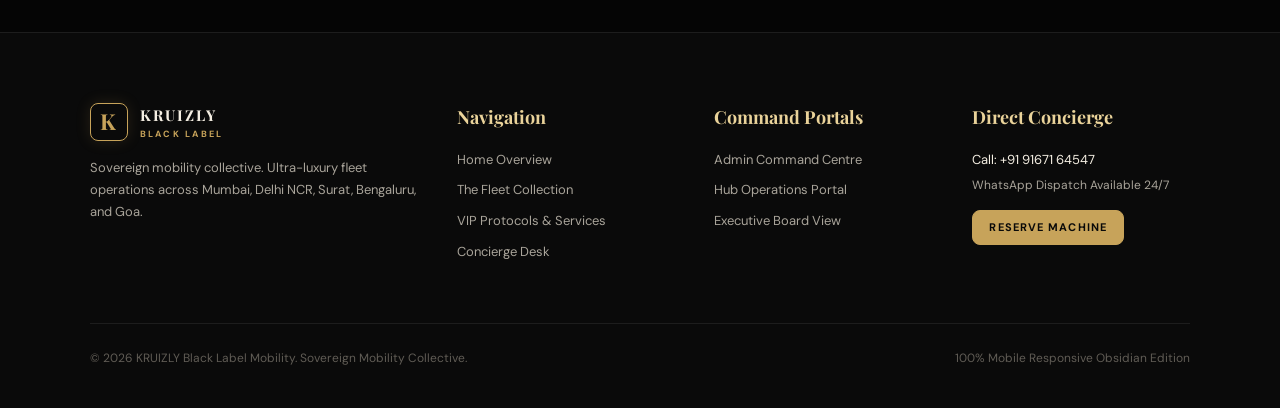
<file: contact.html>
<!doctype html>
<html lang="en">

<head>
  <meta charset="utf-8">
  <meta name="viewport" content="width=device-width, initial-scale=1">
  <title>24/7 Concierge & Operations Desk — KRUIZLY Black Label</title>
  <meta name="description" content="Contact the KRUIZLY Black Label 24/7 private concierge desk. Direct telephone, WhatsApp dispatch, regional executive hub directory, and live booking status lookup.">
  <link rel="preconnect" href="https://fonts.googleapis.com">
  <link rel="preconnect" href="https://fonts.gstatic.com" crossorigin>
  <link href="https://fonts.googleapis.com/css2?family=DM+Sans:ital,wght@0,300;0,400;0,500;0,600;0,700;1,400&family=Playfair+Display:ital,wght@0,500;0,600;0,700;1,400;1,600&display=swap" rel="stylesheet">
  <link rel="stylesheet" href="shared/luxury.css">
  <link rel="icon" type="image/png" href="assets/logo.png">
  <style>
    .contact-hero {
      padding: 110px 7vw 60px;
      text-align: center;
      background: radial-gradient(circle at 50% 15%, #18150f, #050505 75%);
      border-bottom: 1px solid var(--line-subtle);
    }
    .contact-hero h1 {
      font-size: clamp(42px, 6vw, 76px);
      margin: 16px 0;
    }
    .contact-hero p {
      max-width: 680px;
      margin: 0 auto;
      font-size: 16px;
      color: var(--muted);
    }
    .contact-grid {
      display: grid;
      grid-template-columns: 1fr 1.2fr;
      gap: 50px;
      padding: 80px 7vw;
    }
    .contact-card-box {
      background: var(--surface);
      border: 1px solid var(--line-subtle);
      border-radius: var(--radius-md);
      padding: 34px;
      margin-bottom: 24px;
      transition: var(--transition);
    }
    .contact-card-box:hover {
      border-color: var(--gold);
    }
    .contact-card-box h3 {
      font-family: var(--display);
      font-size: 24px;
      color: var(--cream);
      margin-bottom: 12px;
    }
    .hub-grid-detail {
      display: grid;
      grid-template-columns: repeat(2, 1fr);
      gap: 20px;
    }
    .hub-item {
      background: var(--surface);
      border: 1px solid var(--line-subtle);
      border-radius: var(--radius-sm);
      padding: 24px;
      transition: var(--transition);
    }
    .hub-item:hover {
      border-color: var(--gold);
      transform: translateY(-3px);
    }
    .hub-code {
      display: inline-block;
      padding: 2px 8px;
      background: rgba(199, 163, 90, 0.12);
      border: 1px solid var(--line);
      color: var(--gold2);
      border-radius: var(--radius-pill);
      font-size: 10px;
      font-weight: 700;
      letter-spacing: 0.1em;
      margin-bottom: 8px;
    }
    .hub-item strong {
      display: block;
      font-size: 16px;
      font-family: var(--display);
      color: var(--cream);
      margin-bottom: 6px;
    }
    .hub-item p {
      font-size: 12px;
      color: var(--muted);
      line-height: 1.6;
    }
    .status-lookup-box {
      background: var(--surface-card);
      border: 1px solid var(--line);
      border-radius: var(--radius-md);
      padding: 30px;
      margin-top: 30px;
    }
    @media (max-width: 960px) {
      .contact-grid {
        grid-template-columns: 1fr;
        padding: 50px 6vw;
        gap: 36px;
      }
      .hub-grid-detail {
        grid-template-columns: 1fr;
      }
    }
  </style>
</head>

<body class="site">
  <!-- NAVIGATION -->
  <header class="nav">
    <a class="brand" href="index.html">
      <span class="mark">K</span>
      <span>KRUIZLY <small>BLACK LABEL</small></span>
    </a>
    
    <nav class="navlinks">
      <a href="index.html">Home</a>
      <a href="fleet.html">The Fleet</a>
      <a href="services.html">VIP Protocols</a>
      <a href="booking.html">Reserve</a>
      <a href="bookings.html">My Bookings</a>
      <a href="contact.html" style="color:var(--gold2)">Concierge Desk</a>
    </nav>
    
    <a class="nav-cta" href="booking.html">Reserve a Machine</a>
    <button class="menu-btn" aria-label="Toggle Navigation Drawer">☰</button>
  </header>

  <!-- MOBILE SLIDE-OUT DRAWER -->
  <div class="mobile-drawer">
    <a href="index.html">Home Overview <span>01 →</span></a>
    <a href="fleet.html">The Fleet Collection <span>02 →</span></a>
    <a href="services.html">VIP Protocols & Tariffs <span>03 →</span></a>
    <a href="booking.html" class="gold-text">Reserve a Machine <span>04 →</span></a>
    <a href="bookings.html">My VIP Bookings & Passes <span>05 →</span></a>
    <a href="contact.html" class="gold-text">24/7 Operations Desk <span>★ Current</span></a>
    <a href="admin/index.html" style="font-size:12px;color:var(--dim)">Staff Command Centre ↗</a>
  </div>

  <main>
    <!-- PAGE HERO -->
    <section class="contact-hero">
      <p class="eyebrow">COMMAND & DISPATCH OPERATIONS</p>
      <h1>Private Concierge<br><em>& Operations Desk.</em></h1>
      <p>
        Direct, instantaneous communication with our senior mobility coordinators. We operate 24 hours a day, 365 days a year across all Indian aviation corridors and financial capitals.
      </p>
    </section>

    <!-- CONTACT & HUBS SECTION -->
    <section class="contact-grid">
      <!-- Left Column: Operations Hotline & Status Lookup -->
      <div>
        <div class="contact-card-box">
          <span style="font-size:11px;color:var(--gold);letter-spacing:0.15em;font-weight:700;text-transform:uppercase">PRIMARY DISPATCH</span>
          <h3 style="margin-top:6px">24/7 Operations Hotline</h3>
          <p style="color:var(--muted);font-size:13px;line-height:1.7;margin-bottom:20px">
            For immediate VIP reservations, tarmac security clearances, or flight schedule amendments.
          </p>
          <div style="font-size:24px;font-family:var(--display);color:var(--gold2);margin-bottom:14px">
            +91 91671 64547
          </div>
          <div style="display:flex;gap:10px;flex-wrap:wrap">
            <a href="tel:+919167164547" class="btn gold" style="padding:10px 18px;font-size:12px">Call Operations</a>
            <a href="https://wa.me/919167164547?text=Hello%20KRUIZLY%20Concierge%2C%20I%20am%20contacting%20you%20regarding%20an%20active%20itinerary." target="_blank" rel="noopener" class="btn ghost" style="padding:10px 18px;font-size:12px">WhatsApp Direct</a>
          </div>
        </div>

        <div class="contact-card-box">
          <span style="font-size:11px;color:var(--gold);letter-spacing:0.15em;font-weight:700;text-transform:uppercase">EXECUTIVE CORRESPONDENCE</span>
          <h3 style="margin-top:6px">Diplomatic & Corporate Desk</h3>
          <p style="color:var(--muted);font-size:13px;line-height:1.7;margin-bottom:12px">
            Official embassy logistics, high-volume corporate accounts, and vendor procurement.
          </p>
          <div style="font-size:16px;color:var(--cream);font-family:var(--display)">
            concierge@kruizly.com
          </div>
          <div style="font-size:12px;color:var(--muted);margin-top:4px">
            Encrypted correspondence: blacklabel@kruizly.com
          </div>
        </div>

        <!-- VIP PASS LOOKUP -->
        <div class="status-lookup-box">
          <span style="font-size:11px;color:var(--gold);letter-spacing:0.15em;font-weight:700;text-transform:uppercase">GUEST SELF-SERVICE</span>
          <h3 style="font-family:var(--display);font-size:20px;color:var(--gold2);margin:6px 0 10px">Lookup Booking Status</h3>
          <p style="font-size:12px;color:var(--muted);margin-bottom:16px">
            Enter your reservation reference number to verify assigned vehicle, hub dispatch, and chauffeur status.
          </p>
          <div style="display:flex;gap:8px">
            <input id="lookupId" placeholder="e.g. KZ-UL-1042" style="font-size:13px;text-transform:uppercase">
            <button type="button" class="btn gold" onclick="lookupBookingStatus()" style="white-space:nowrap;padding:10px 18px;font-size:12px">Search</button>
          </div>
          <div id="lookupResult" style="margin-top:16px"></div>
        </div>
      </div>

      <!-- Right Column: Regional Hubs Directory -->
      <div>
        <div style="margin-bottom:20px">
          <p class="eyebrow">NETWORK FOOTPRINT</p>
          <h2 style="font-size:32px;margin:8px 0">Regional Executive Garages.</h2>
          <p style="color:var(--muted);font-size:14px">
            Our temperature-controlled private garages ensure every vehicle arrives in immaculate showroom presentation.
          </p>
        </div>

        <div class="hub-grid-detail">
          <!-- Hub 1: BOM -->
          <div class="hub-item">
            <span class="hub-code">BOM HUB</span>
            <strong>Mumbai Flagship</strong>
            <p>
              Terminal 2 VIP Forecourt, Chhatrapati Shivaji Maharaj Intl Airport (CSMIA) & The Capital, Bandra-Kurla Complex (BKC).
            </p>
            <div style="font-size:11px;color:var(--gold2);margin-top:8px">Fleet: Maybach, Vellfire, S-Class, BMW 7, Ghost</div>
          </div>

          <!-- Hub 2: DEL -->
          <div class="hub-item">
            <span class="hub-code">DEL HUB</span>
            <strong>Delhi NCR Enclave</strong>
            <p>
              Worldmark Aerocity, Indira Gandhi International Airport (IGI T3 / General Aviation) & Diplomatic Enclave, Chanakyapuri.
            </p>
            <div style="font-size:11px;color:var(--gold2);margin-top:8px">Fleet: Maybach, Ghost, S-Class, Range Rover, M9 Lounge</div>
          </div>

          <!-- Hub 3: STV -->
          <div class="hub-item">
            <span class="hub-code">STV HUB</span>
            <strong>Surat Diamond Corridor</strong>
            <p>
              Dumas Airport Road & Surat Diamond Bourse (SDB) Executive Staging Garage.
            </p>
            <div style="font-size:11px;color:var(--gold2);margin-top:8px">Fleet: Vellfire Lounge, Maybach S-Class</div>
          </div>

          <!-- Hub 4: BLR -->
          <div class="hub-item">
            <span class="hub-code">BLR HUB</span>
            <strong>Bengaluru Tech Corridor</strong>
            <p>
              UB City, Vittal Mallya Road & Kempegowda Intl Airport (BLR T2 Private Jet Terminal).
            </p>
            <div style="font-size:11px;color:var(--gold2);margin-top:8px">Fleet: Maybach, BMW 7 Series, Range Rover</div>
          </div>

          <!-- Hub 5: GOI -->
          <div class="hub-item" style="grid-column: span 2">
            <span class="hub-code">GOI HUB</span>
            <strong>Goa Coastal Pavilion</strong>
            <p>
              Dabolim Airport Forecourt & Manohar Intl Airport (MOPA VIP Aviation Corridor). Specialized luxury transfers for coastal private villas and high-profile luxury weddings.
            </p>
            <div style="font-size:11px;color:var(--gold2);margin-top:8px">Fleet: Vellfire Lounge, Mercedes-Benz S-Class, Range Rover</div>
          </div>
        </div>
      </div>
    </section>
  </main>

  <!-- FOOTER -->
  <footer>
    <div class="footer-top">
      <div class="footer-col">
        <div class="brand" style="margin-bottom:16px">
          <span class="mark">K</span>
          <span>KRUIZLY <small>BLACK LABEL</small></span>
        </div>
        <p style="font-size:13px;color:var(--muted);line-height:1.7">
          Sovereign mobility collective. Ultra-luxury fleet operations across Mumbai, Delhi NCR, Surat, Bengaluru, and Goa.
        </p>
      </div>

      <div class="footer-col">
        <h4>Navigation</h4>
        <ul>
          <li><a href="index.html">Home Overview</a></li>
          <li><a href="fleet.html">The Fleet Collection</a></li>
          <li><a href="services.html">VIP Protocols & Services</a></li>
          <li><a href="contact.html">Concierge Desk</a></li>
        </ul>
      </div>

      <div class="footer-col">
        <h4>Command Portals</h4>
        <ul>
          <li><a href="admin/index.html">Admin Command Centre</a></li>
          <li><a href="manager/index.html">Hub Operations Portal</a></li>
          <li><a href="executive/index.html">Executive Board View</a></li>
        </ul>
      </div>

      <div class="footer-col">
        <h4>Direct Concierge</h4>
        <p style="font-size:13px;color:var(--cream);margin-bottom:6px">Call: +91 91671 64547</p>
        <p style="font-size:12px;color:var(--muted);margin-bottom:14px">WhatsApp Dispatch Available 24/7</p>
        <a class="btn gold" href="index.html#book" style="padding:8px 16px;font-size:11px">Reserve Machine</a>
      </div>
    </div>

    <div class="footer-bottom">
      <div>© 2026 KRUIZLY Black Label Mobility. Sovereign Mobility Collective.</div>
      <div>100% Mobile Responsive Obsidian Edition</div>
    </div>
  </footer>

  <!-- SCRIPTS -->
  <script src="shared/config.js"></script>
  <script src="shared/data.js"></script>
  <script src="shared/api.js"></script>
  <script src="shared/app.js"></script>
  <script>
    function lookupBookingStatus() {
      const input = document.getElementById("lookupId");
      const resEl = document.getElementById("lookupResult");
      if (!input || !resEl) return;

      let code = input.value.trim().toUpperCase();
      if (!code) {
        resEl.innerHTML = `<span style="color:var(--danger);font-size:12px">Please enter a valid reference ID.</span>`;
        return;
      }
      if (!code.startsWith("#")) code = "#" + code;

      const bookings = window.luxuryDataMgr.getBookings();
      const match = bookings.find(b => b.id.toUpperCase() === code.replace("#", "").toUpperCase() || ("#" + b.id).toUpperCase() === code);

      if (match) {
        const vehicle = window.luxuryDataMgr.getFleetById(match.vehicleId) || { name: match.vehicleName || "Luxury Vehicle" };
        resEl.innerHTML = `
          <div style="background:rgba(255,255,255,0.04);border:1px solid var(--line);border-radius:var(--radius-sm);padding:16px">
            <div style="display:flex;justify-content:space-between;align-items:center;margin-bottom:8px">
              <strong style="color:var(--gold2);font-family:var(--display);font-size:15px">REF: ${match.id}</strong>
              <span style="background:rgba(53,212,134,0.15);border:1px solid rgba(53,212,134,0.3);color:var(--success);font-size:10px;padding:2px 8px;border-radius:var(--radius-pill);font-weight:700">
                ${match.status}
              </span>
            </div>
            <div style="font-size:13px;color:var(--cream);font-weight:600">${match.guestName}</div>
            <div style="font-size:12px;color:var(--muted);margin-top:4px">${match.vehicleName || vehicle.name} • Hub: ${match.hubCode}</div>
            <div style="font-size:12px;color:#aaa;margin-top:6px">Pickup: <b>${match.pickupDate}</b> (Days: ${match.days})</div>
            <div style="font-size:12px;color:var(--gold);margin-top:4px">Chauffeur: ${match.chauffeur ? 'Dedicated White-Glove' : 'Self-Drive'}</div>
          </div>
        `;
      } else {
        resEl.innerHTML = `
          <div style="background:rgba(255,95,103,0.08);border:1px solid var(--danger);border-radius:var(--radius-sm);padding:14px;color:#ff999e;font-size:12px">
            No active reservation found for <strong>${code}</strong>. Please check your reference ID or contact the 24/7 Operations Desk at +91 91671 64547.
          </div>
        `;
      }
    }
  </script>
</body>

</html>
</file>
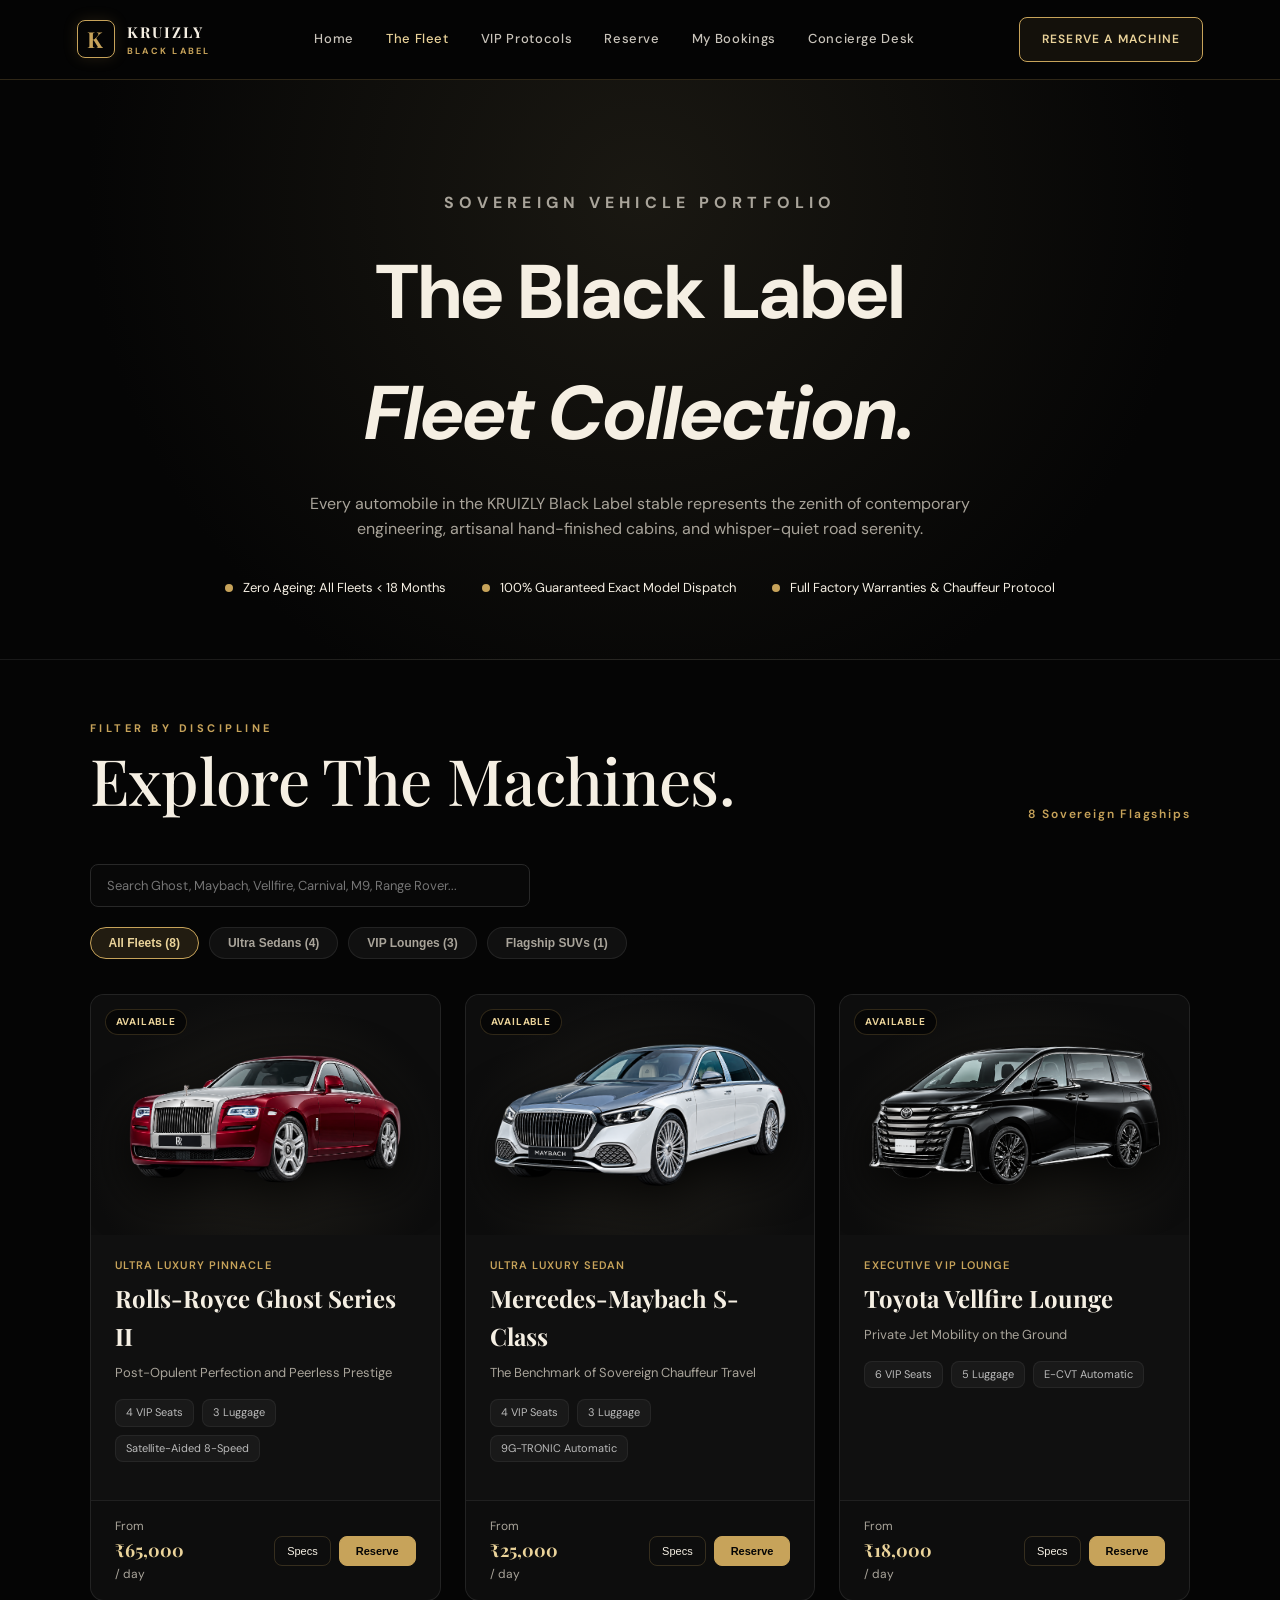
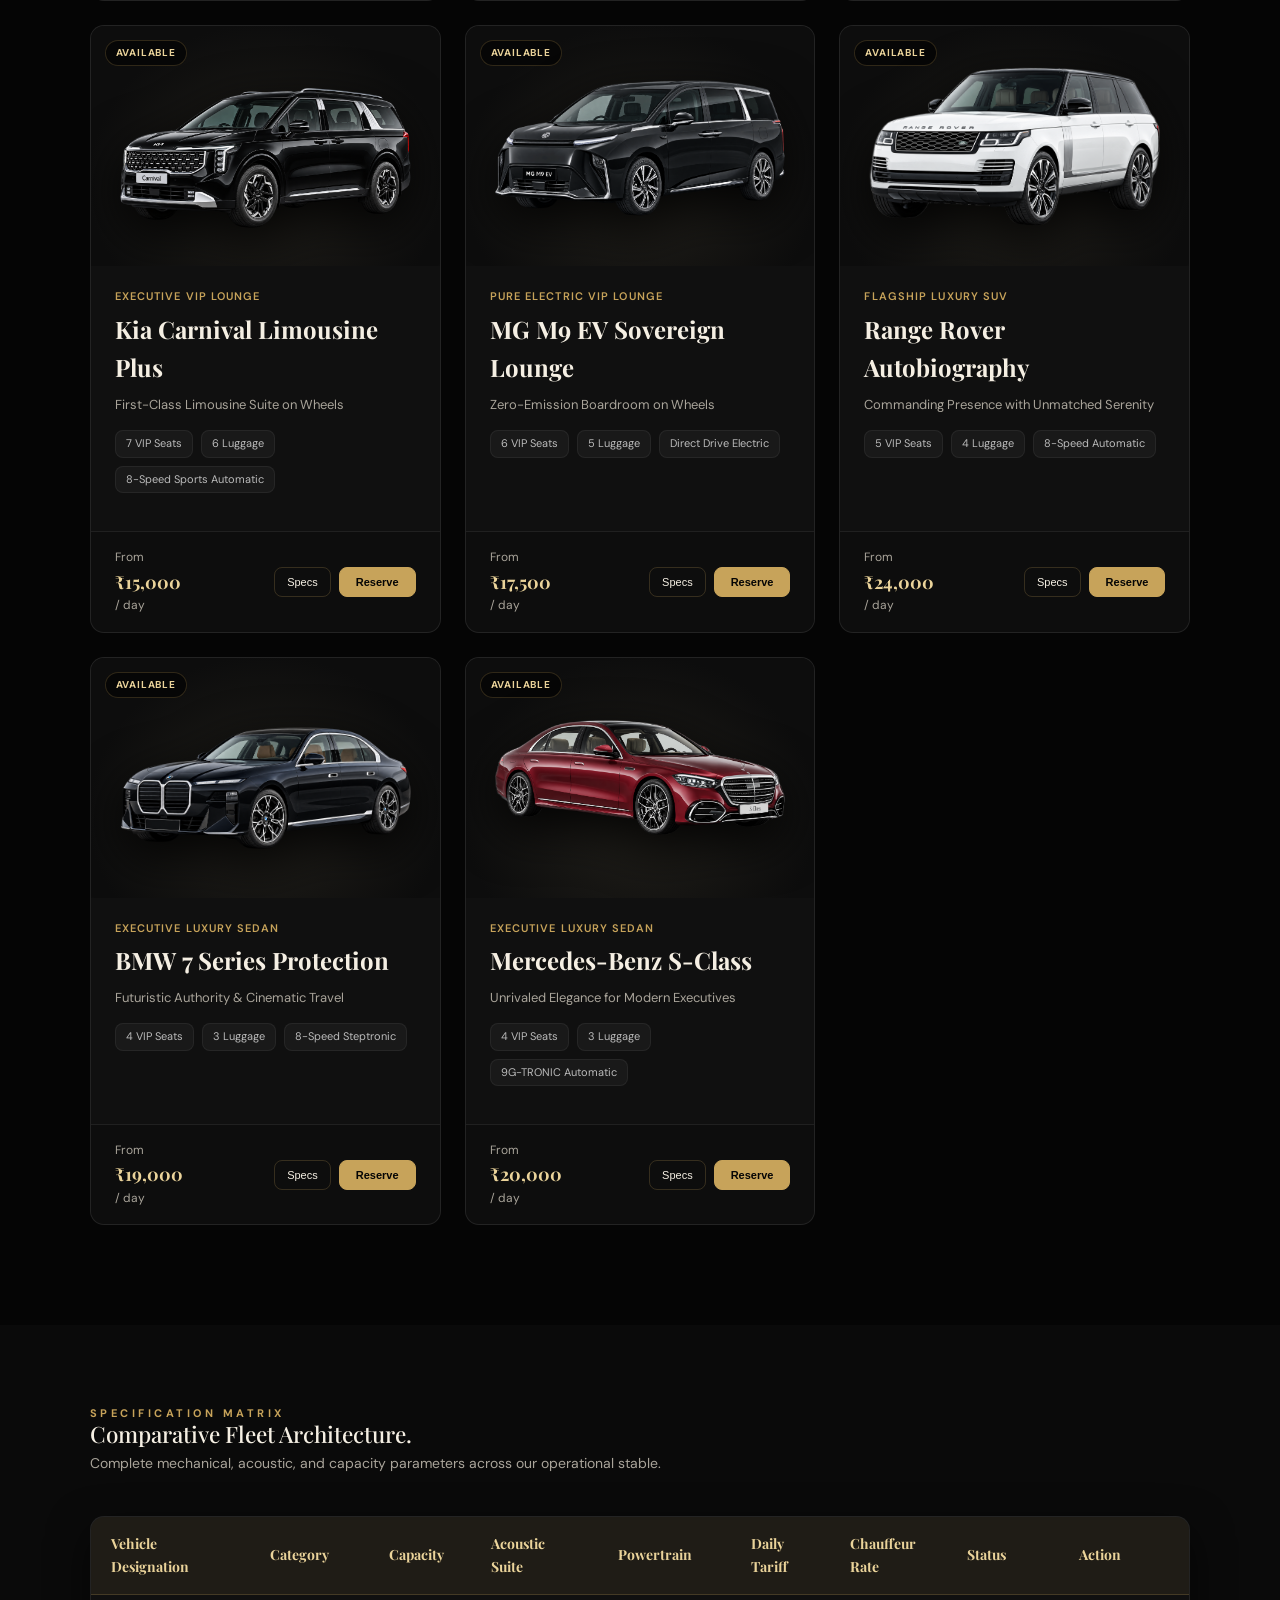
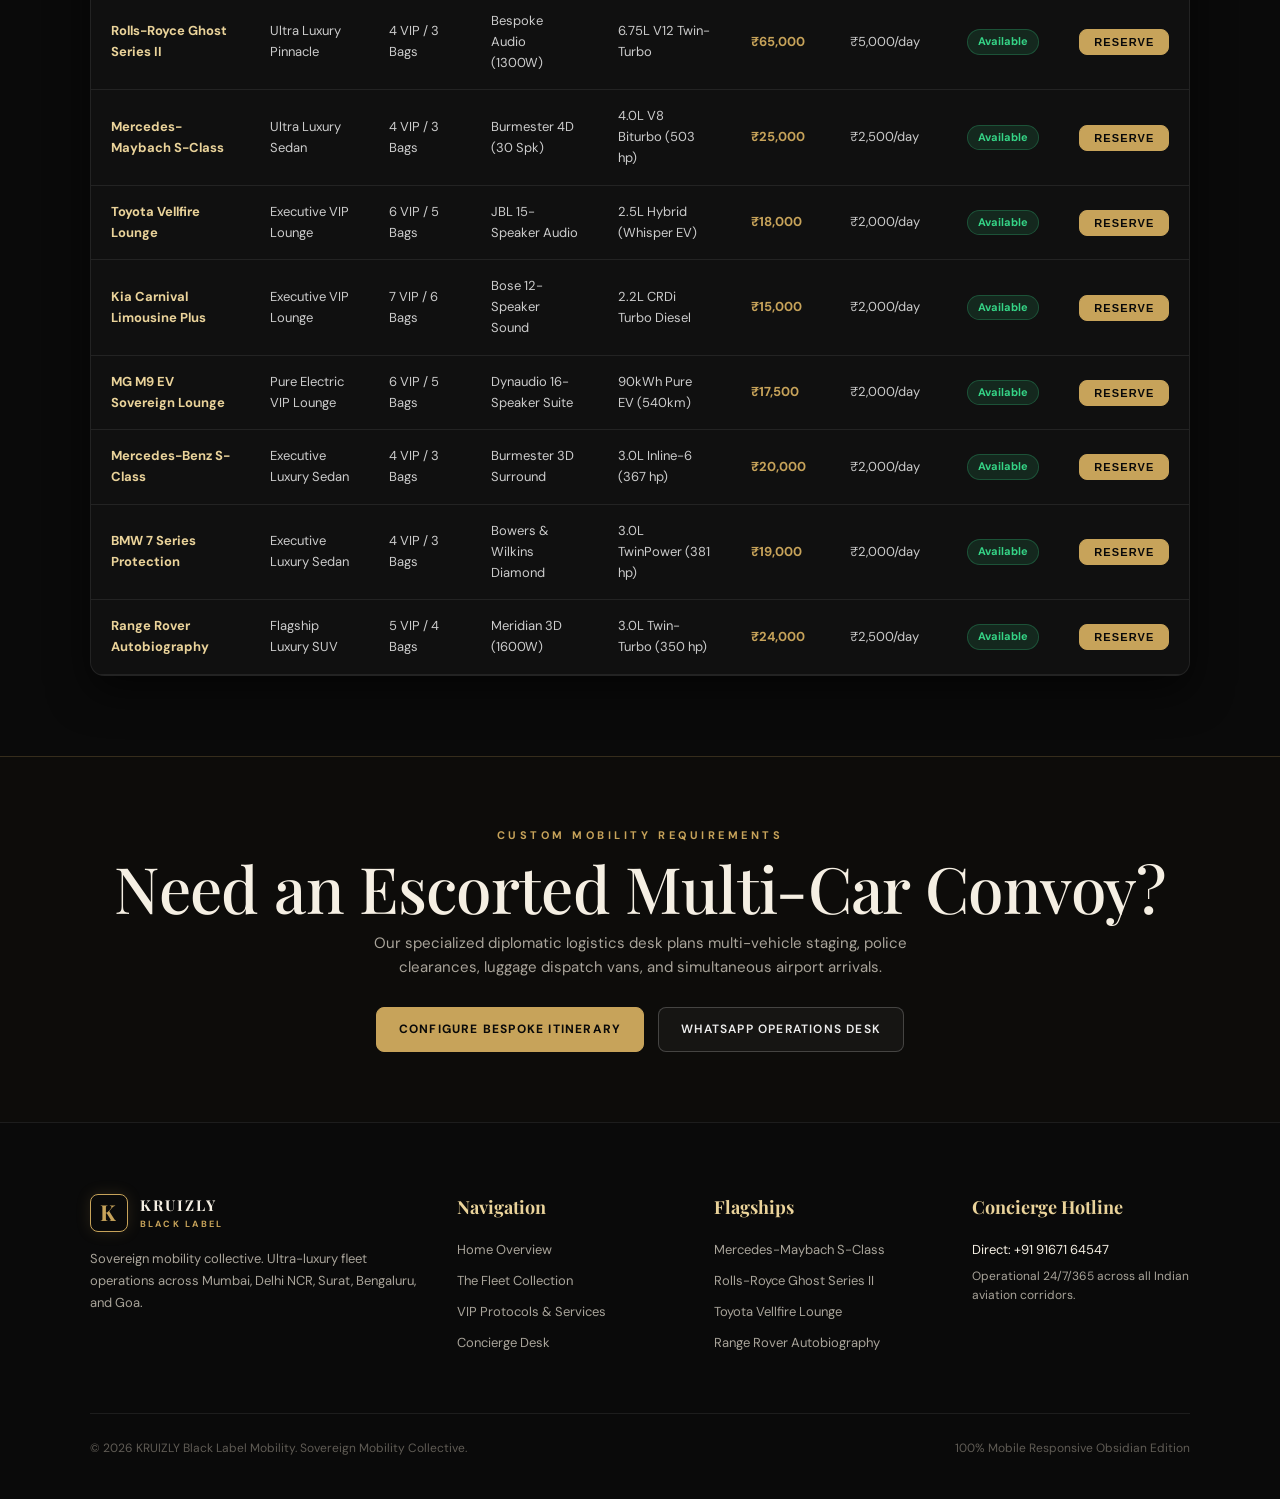
<file: fleet.html>
<!doctype html>
<html lang="en">

<head>
  <meta charset="utf-8">
  <meta name="viewport" content="width=device-width, initial-scale=1">
  <title>The Sovereign Fleet Collection — KRUIZLY Black Label</title>
  <meta name="description" content="Explore India's most exclusive fleet of sovereign chauffeur-driven vehicles: Rolls-Royce Ghost, Mercedes-Maybach, Toyota Vellfire Lounge, Range Rover Autobiography, Kia Carnival, and MG M9 EV Lounge.">
  <link rel="preconnect" href="https://fonts.googleapis.com">
  <link rel="preconnect" href="https://fonts.gstatic.com" crossorigin>
  <link href="https://fonts.googleapis.com/css2?family=DM+Sans:ital,wght@0,300;0,400;0,500;0,600;0,700;1,400&family=Playfair+Display:ital,wght@0,500;0,600;0,700;1,400;1,600&display=swap" rel="stylesheet">
  <link rel="stylesheet" href="shared/luxury.css">
  <link rel="icon" type="image/png" href="assets/logo.png">
  <style>
    .fleet-hero {
      padding: 110px 7vw 60px;
      text-align: center;
      background: radial-gradient(circle at 50% 20%, #1a1812, #050505 70%);
      border-bottom: 1px solid var(--line-subtle);
    }
    .fleet-hero h1 {
      font-size: clamp(42px, 6vw, 76px);
      margin: 16px 0;
    }
    .fleet-hero p {
      max-width: 680px;
      margin: 0 auto;
      font-size: 16px;
      color: var(--muted);
    }
    .fleet-meta-bar {
      display: flex;
      justify-content: center;
      gap: 36px;
      margin-top: 36px;
      flex-wrap: wrap;
    }
    .fleet-meta-item {
      display: flex;
      align-items: center;
      gap: 10px;
      font-size: 13px;
      color: var(--cream);
    }
    .fleet-meta-item span {
      width: 8px;
      height: 8px;
      background: var(--gold);
      border-radius: 50%;
      display: inline-block;
    }
    .spec-table-section {
      padding: 80px 7vw;
      background: var(--black2);
    }
    .spec-table-box {
      overflow-x: auto;
      background: var(--surface);
      border: 1px solid var(--line-subtle);
      border-radius: var(--radius-md);
      box-shadow: var(--shadow-card);
    }
    .spec-table {
      width: 100%;
      border-collapse: collapse;
      text-align: left;
      font-size: 13px;
      min-width: 720px;
    }
    .spec-table th {
      padding: 16px 20px;
      background: rgba(199, 163, 90, 0.08);
      color: var(--gold2);
      font-family: var(--display);
      font-size: 14px;
      border-bottom: 1px solid var(--line);
    }
    .spec-table td {
      padding: 16px 20px;
      border-bottom: 1px solid var(--line-subtle);
      color: #ccc;
    }
    .spec-table tr:hover td {
      background: rgba(255, 255, 255, 0.02);
    }
    .table-badge {
      display: inline-block;
      padding: 3px 10px;
      border-radius: var(--radius-pill);
      font-size: 11px;
      font-weight: 700;
      background: rgba(53, 212, 134, 0.12);
      color: var(--success);
      border: 1px solid rgba(53, 212, 134, 0.25);
    }
  </style>
</head>

<body class="site">
  <!-- NAVIGATION -->
  <header class="nav">
    <a class="brand" href="index.html">
      <span class="mark">K</span>
      <span>KRUIZLY <small>BLACK LABEL</small></span>
    </a>
    
    <nav class="navlinks">
      <a href="index.html">Home</a>
      <a href="fleet.html" style="color:var(--gold2)">The Fleet</a>
      <a href="services.html">VIP Protocols</a>
      <a href="booking.html">Reserve</a>
      <a href="bookings.html">My Bookings</a>
      <a href="contact.html">Concierge Desk</a>
    </nav>
    
    <a class="nav-cta" href="booking.html">Reserve a Machine</a>
    <button class="menu-btn" aria-label="Toggle Navigation Drawer">☰</button>
  </header>

  <!-- MOBILE SLIDE-OUT DRAWER -->
  <div class="mobile-drawer">
    <a href="index.html">Home Overview <span>01 →</span></a>
    <a href="fleet.html" class="gold-text">The Fleet Collection <span>★ Current</span></a>
    <a href="services.html">VIP Protocols & Tariffs <span>03 →</span></a>
    <a href="booking.html" class="gold-text">Reserve a Machine <span>04 →</span></a>
    <a href="bookings.html">My VIP Bookings & Passes <span>05 →</span></a>
    <a href="contact.html">24/7 Operations Desk <span>06 →</span></a>
    <a href="admin/index.html" style="font-size:12px;color:var(--dim)">Staff Command Centre ↗</a>
  </div>

  <main>
    <!-- PAGE HERO -->
    <section class="fleet-hero">
      <p class="eyebrow">SOVEREIGN VEHICLE PORTFOLIO</p>
      <h1>The Black Label<br><em>Fleet Collection.</em></h1>
      <p>
        Every automobile in the KRUIZLY Black Label stable represents the zenith of contemporary engineering, artisanal hand-finished cabins, and whisper-quiet road serenity.
      </p>

      <div class="fleet-meta-bar">
        <div class="fleet-meta-item"><span></span> Zero Ageing: All Fleets < 18 Months</div>
        <div class="fleet-meta-item"><span></span> 100% Guaranteed Exact Model Dispatch</div>
        <div class="fleet-meta-item"><span></span> Full Factory Warranties & Chauffeur Protocol</div>
      </div>
    </section>

    <!-- FLEET CATALOG -->
    <section class="section" style="padding-top:60px">
      <div class="section-head">
        <div>
          <p class="eyebrow">FILTER BY DISCIPLINE</p>
          <h2>Explore The Machines.</h2>
        </div>
        <span class="section-no">8 Sovereign Flagships</span>
      </div>

      <!-- Live Search & Category Filter Tabs -->
      <div style="margin-bottom:20px;max-width:440px">
        <input id="fleet-search" placeholder="Search Ghost, Maybach, Vellfire, Carnival, M9, Range Rover..." style="font-size:13px;padding:12px 16px">
      </div>

      <div class="fleet-tabs" id="fleet-tabs">
        <button type="button" class="fleet-tab active" data-category="all">All Fleets (8)</button>
        <button type="button" class="fleet-tab" data-category="sedan">Ultra Sedans (4)</button>
        <button type="button" class="fleet-tab" data-category="lounge">VIP Lounges (3)</button>
        <button type="button" class="fleet-tab" data-category="suv">Flagship SUVs (1)</button>
      </div>

      <!-- Fleet Cards Grid -->
      <div id="fleet-grid" class="fleet-grid">
        <!-- Rendered dynamically by shared/app.js -->
      </div>
    </section>

    <!-- DETAILED COMPARISON TABLE -->
    <section class="spec-table-section">
      <div class="section-head">
        <div>
          <p class="eyebrow">SPECIFICATION MATRIX</p>
          <h2>Comparative Fleet Architecture.</h2>
          <p class="lead" style="font-size:14px;margin-top:6px">Complete mechanical, acoustic, and capacity parameters across our operational stable.</p>
        </div>
      </div>

      <div class="spec-table-box">
        <table class="spec-table">
          <thead>
            <tr>
              <th>Vehicle Designation</th>
              <th>Category</th>
              <th>Capacity</th>
              <th>Acoustic Suite</th>
              <th>Powertrain</th>
              <th>Daily Tariff</th>
              <th>Chauffeur Rate</th>
              <th>Status</th>
              <th>Action</th>
            </tr>
          </thead>
          <tbody>
            <tr>
              <td><strong style="color:var(--gold2)">Rolls-Royce Ghost Series II</strong></td>
              <td>Ultra Luxury Pinnacle</td>
              <td>4 VIP / 3 Bags</td>
              <td>Bespoke Audio (1300W)</td>
              <td>6.75L V12 Twin-Turbo</td>
              <td><b style="color:var(--gold)">₹65,000</b></td>
              <td>₹5,000/day</td>
              <td><span class="table-badge">Available</span></td>
              <td><button class="btn gold" style="padding:6px 14px;font-size:11px" onclick="selectAndBookFleet('GHOST')">Reserve</button></td>
            </tr>
            <tr>
              <td><strong style="color:var(--gold2)">Mercedes-Maybach S-Class</strong></td>
              <td>Ultra Luxury Sedan</td>
              <td>4 VIP / 3 Bags</td>
              <td>Burmester 4D (30 Spk)</td>
              <td>4.0L V8 Biturbo (503 hp)</td>
              <td><b style="color:var(--gold)">₹25,000</b></td>
              <td>₹2,500/day</td>
              <td><span class="table-badge">Available</span></td>
              <td><button class="btn gold" style="padding:6px 14px;font-size:11px" onclick="selectAndBookFleet('MAYBACH')">Reserve</button></td>
            </tr>
            <tr>
              <td><strong style="color:var(--gold2)">Toyota Vellfire Lounge</strong></td>
              <td>Executive VIP Lounge</td>
              <td>6 VIP / 5 Bags</td>
              <td>JBL 15-Speaker Audio</td>
              <td>2.5L Hybrid (Whisper EV)</td>
              <td><b style="color:var(--gold)">₹18,000</b></td>
              <td>₹2,000/day</td>
              <td><span class="table-badge">Available</span></td>
              <td><button class="btn gold" style="padding:6px 14px;font-size:11px" onclick="selectAndBookFleet('VELLFIRE')">Reserve</button></td>
            </tr>
            <tr>
              <td><strong style="color:var(--gold2)">Kia Carnival Limousine Plus</strong></td>
              <td>Executive VIP Lounge</td>
              <td>7 VIP / 6 Bags</td>
              <td>Bose 12-Speaker Sound</td>
              <td>2.2L CRDi Turbo Diesel</td>
              <td><b style="color:var(--gold)">₹15,000</b></td>
              <td>₹2,000/day</td>
              <td><span class="table-badge">Available</span></td>
              <td><button class="btn gold" style="padding:6px 14px;font-size:11px" onclick="selectAndBookFleet('CARNIVAL')">Reserve</button></td>
            </tr>
            <tr>
              <td><strong style="color:var(--gold2)">MG M9 EV Sovereign Lounge</strong></td>
              <td>Pure Electric VIP Lounge</td>
              <td>6 VIP / 5 Bags</td>
              <td>Dynaudio 16-Speaker Suite</td>
              <td>90kWh Pure EV (540km)</td>
              <td><b style="color:var(--gold)">₹17,500</b></td>
              <td>₹2,000/day</td>
              <td><span class="table-badge">Available</span></td>
              <td><button class="btn gold" style="padding:6px 14px;font-size:11px" onclick="selectAndBookFleet('M9')">Reserve</button></td>
            </tr>
            <tr>
              <td><strong style="color:var(--gold2)">Mercedes-Benz S-Class</strong></td>
              <td>Executive Luxury Sedan</td>
              <td>4 VIP / 3 Bags</td>
              <td>Burmester 3D Surround</td>
              <td>3.0L Inline-6 (367 hp)</td>
              <td><b style="color:var(--gold)">₹20,000</b></td>
              <td>₹2,000/day</td>
              <td><span class="table-badge">Available</span></td>
              <td><button class="btn gold" style="padding:6px 14px;font-size:11px" onclick="selectAndBookFleet('SCLASS')">Reserve</button></td>
            </tr>
            <tr>
              <td><strong style="color:var(--gold2)">BMW 7 Series Protection</strong></td>
              <td>Executive Luxury Sedan</td>
              <td>4 VIP / 3 Bags</td>
              <td>Bowers & Wilkins Diamond</td>
              <td>3.0L TwinPower (381 hp)</td>
              <td><b style="color:var(--gold)">₹19,000</b></td>
              <td>₹2,000/day</td>
              <td><span class="table-badge">Available</span></td>
              <td><button class="btn gold" style="padding:6px 14px;font-size:11px" onclick="selectAndBookFleet('BMW7')">Reserve</button></td>
            </tr>
            <tr>
              <td><strong style="color:var(--gold2)">Range Rover Autobiography</strong></td>
              <td>Flagship Luxury SUV</td>
              <td>5 VIP / 4 Bags</td>
              <td>Meridian 3D (1600W)</td>
              <td>3.0L Twin-Turbo (350 hp)</td>
              <td><b style="color:var(--gold)">₹24,000</b></td>
              <td>₹2,500/day</td>
              <td><span class="table-badge">Available</span></td>
              <td><button class="btn gold" style="padding:6px 14px;font-size:11px" onclick="selectAndBookFleet('RANGEROVER')">Reserve</button></td>
            </tr>
          </tbody>
        </table>
      </div>
    </section>

    <!-- CALL TO ACTION BANNER -->
    <section class="section" style="text-align:center;padding:70px 7vw;background:#0d0c0a;border-top:1px solid var(--line)">
      <p class="eyebrow">CUSTOM MOBILITY REQUIREMENTS</p>
      <h2 style="margin:12px 0">Need an Escorted Multi-Car Convoy?</h2>
      <p style="color:var(--muted);max-width:600px;margin:0 auto 28px;font-size:15px">
        Our specialized diplomatic logistics desk plans multi-vehicle staging, police clearances, luggage dispatch vans, and simultaneous airport arrivals.
      </p>
      <div style="display:flex;gap:14px;justify-content:center;flex-wrap:wrap">
        <a class="btn gold" href="index.html#book">Configure Bespoke Itinerary</a>
        <a class="btn ghost" href="https://wa.me/919167164547?text=Hello%20KRUIZLY%20Concierge%2C%20I%20need%20assistance%20with%20a%20multi-vehicle%20luxury%20convoy." target="_blank" rel="noopener">WhatsApp Operations Desk</a>
      </div>
    </section>
  </main>

  <!-- FOOTER -->
  <footer>
    <div class="footer-top">
      <div class="footer-col">
        <div class="brand" style="margin-bottom:16px">
          <span class="mark">K</span>
          <span>KRUIZLY <small>BLACK LABEL</small></span>
        </div>
        <p style="font-size:13px;color:var(--muted);line-height:1.7">
          Sovereign mobility collective. Ultra-luxury fleet operations across Mumbai, Delhi NCR, Surat, Bengaluru, and Goa.
        </p>
      </div>

      <div class="footer-col">
        <h4>Navigation</h4>
        <ul>
          <li><a href="index.html">Home Overview</a></li>
          <li><a href="fleet.html">The Fleet Collection</a></li>
          <li><a href="services.html">VIP Protocols & Services</a></li>
          <li><a href="contact.html">Concierge Desk</a></li>
        </ul>
      </div>

      <div class="footer-col">
        <h4>Flagships</h4>
        <ul>
          <li><a href="javascript:void(0)" onclick="openVehicleDossier('MAYBACH')">Mercedes-Maybach S-Class</a></li>
          <li><a href="javascript:void(0)" onclick="openVehicleDossier('GHOST')">Rolls-Royce Ghost Series II</a></li>
          <li><a href="javascript:void(0)" onclick="openVehicleDossier('VELLFIRE')">Toyota Vellfire Lounge</a></li>
          <li><a href="javascript:void(0)" onclick="openVehicleDossier('RANGEROVER')">Range Rover Autobiography</a></li>
        </ul>
      </div>

      <div class="footer-col">
        <h4>Concierge Hotline</h4>
        <p style="font-size:13px;color:var(--cream);margin-bottom:6px">Direct: +91 91671 64547</p>
        <p style="font-size:12px;color:var(--muted)">Operational 24/7/365 across all Indian aviation corridors.</p>
      </div>
    </div>

    <div class="footer-bottom">
      <div>© 2026 KRUIZLY Black Label Mobility. Sovereign Mobility Collective.</div>
      <div>100% Mobile Responsive Obsidian Edition</div>
    </div>
  </footer>

  <!-- VEHICLE DOSSIER MODAL -->
  <div id="vehicleModal" class="modal-overlay">
    <div class="modal-box">
      <div class="modal-head">
        <h3>Vehicle Dossier</h3>
        <button type="button" class="modal-close" onclick="closeModals()" aria-label="Close Modal">✕</button>
      </div>
      <div id="vehicleModalContent"></div>
    </div>
  </div>

  <!-- SCRIPTS -->
  <script src="shared/config.js"></script>
  <script src="shared/data.js"></script>
  <script src="shared/api.js"></script>
  <script src="shared/app.js"></script>
  <script>
    // In fleet.html, redirecting reservation to index.html with pre-selected machine
    function selectAndBookFleet(id) {
      window.location.href = `booking.html?fleet=${id}`;
    }
    // Check URL parameters if returning
    document.addEventListener("DOMContentLoaded", () => {
      const params = new URLSearchParams(window.location.search);
      const cat = params.get("cat");
      if (cat) {
        const tab = document.querySelector(`.fleet-tab[data-category="${cat}"]`);
        if (tab) tab.click();
      }
    });
  </script>
</body>

</html>
</file>
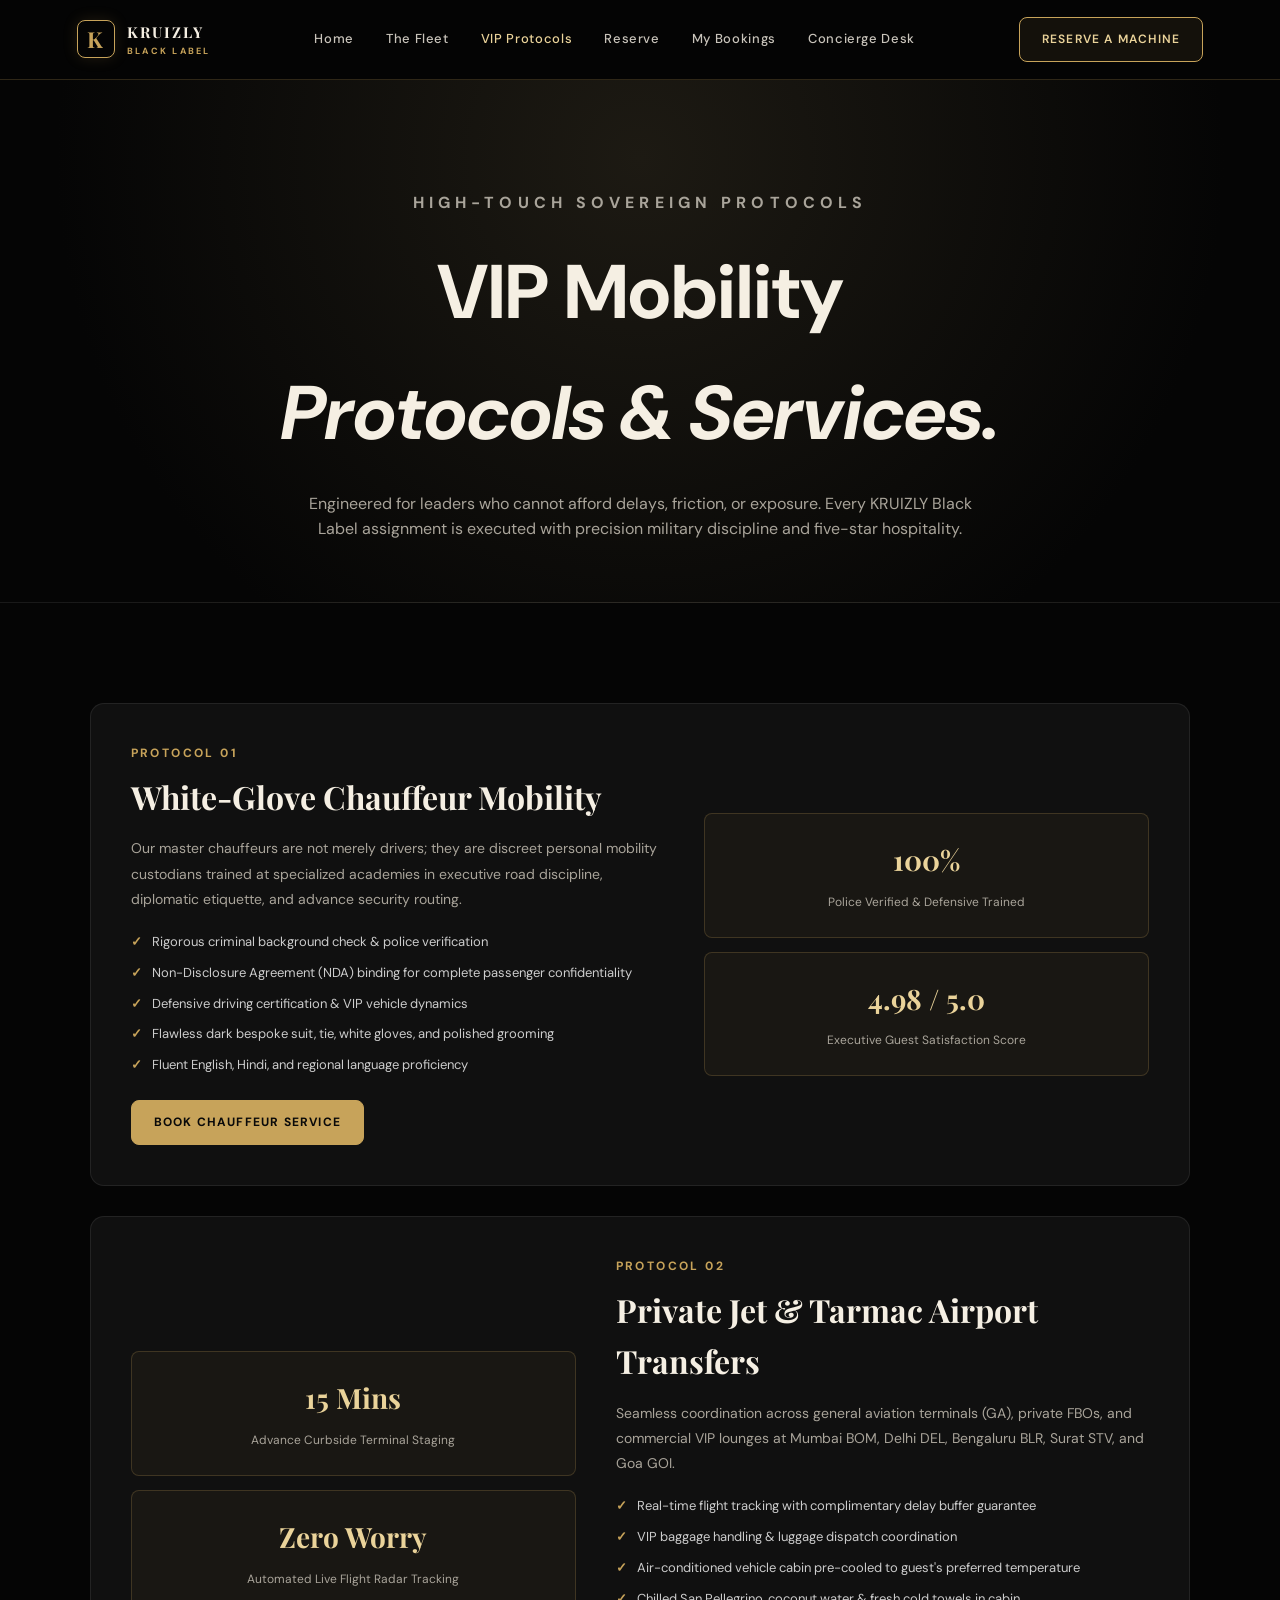
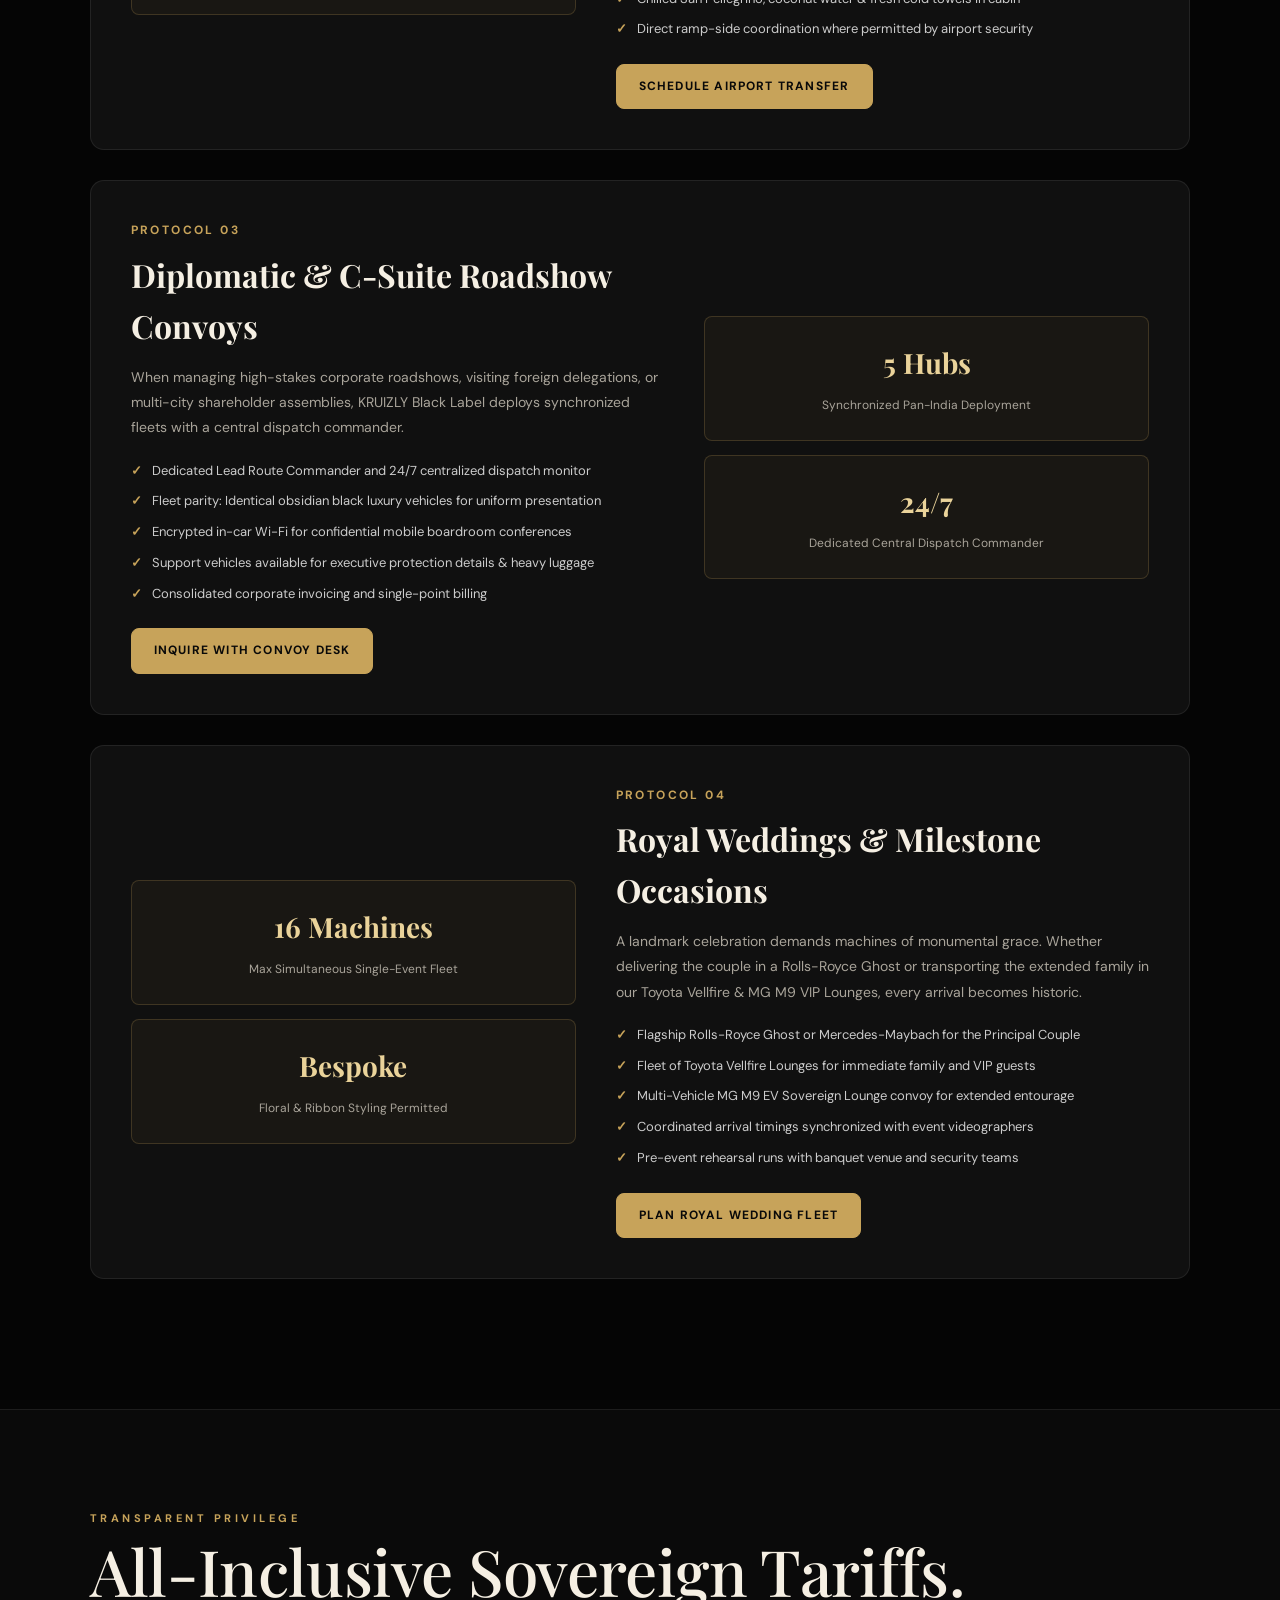
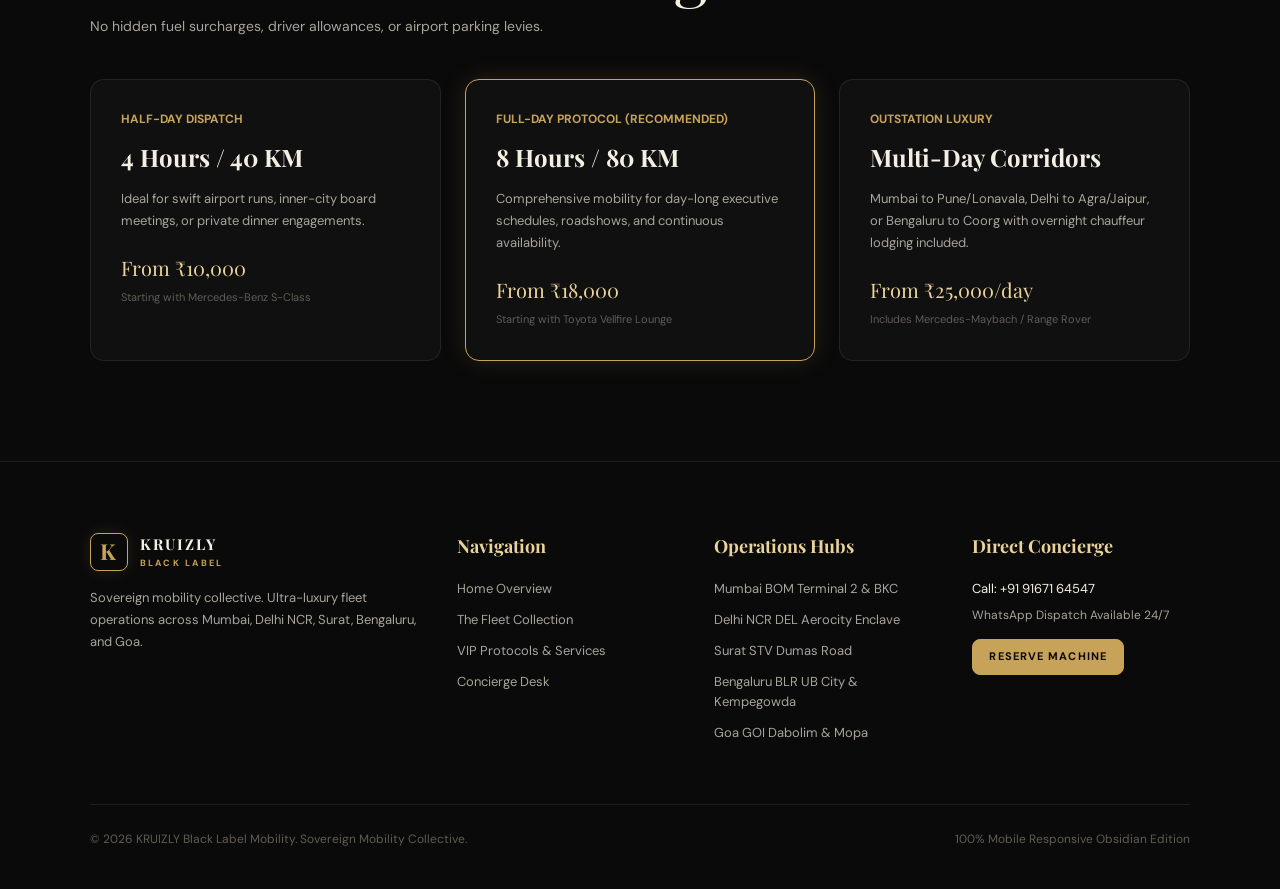
<file: services.html>
<!doctype html>
<html lang="en">

<head>
  <meta charset="utf-8">
  <meta name="viewport" content="width=device-width, initial-scale=1">
  <title>VIP Mobility Protocols & Services — KRUIZLY Black Label</title>
  <meta name="description" content="Explore KRUIZLY Black Label sovereign mobility services: White-Glove Chauffeur, Private Aviation Tarmac Protocol, Diplomatic Convoys, and Royal Wedding Motorcades.">
  <link rel="preconnect" href="https://fonts.googleapis.com">
  <link rel="preconnect" href="https://fonts.gstatic.com" crossorigin>
  <link href="https://fonts.googleapis.com/css2?family=DM+Sans:ital,wght@0,300;0,400;0,500;0,600;0,700;1,400&family=Playfair+Display:ital,wght@0,500;0,600;0,700;1,400;1,600&display=swap" rel="stylesheet">
  <link rel="stylesheet" href="shared/luxury.css">
  <link rel="icon" type="image/png" href="assets/logo.png">
  <style>
    .service-hero {
      padding: 110px 7vw 60px;
      text-align: center;
      background: radial-gradient(circle at 50% 15%, #1d1a13, #050505 75%);
      border-bottom: 1px solid var(--line-subtle);
    }
    .service-hero h1 {
      font-size: clamp(42px, 6vw, 76px);
      margin: 16px 0;
    }
    .service-hero p {
      max-width: 680px;
      margin: 0 auto;
      font-size: 16px;
      color: var(--muted);
    }
    .protocol-card {
      background: var(--surface);
      border: 1px solid var(--line-subtle);
      border-radius: var(--radius-md);
      padding: 40px;
      margin-bottom: 30px;
      display: grid;
      grid-template-columns: 1.2fr 1fr;
      gap: 40px;
      align-items: center;
      transition: var(--transition);
    }
    .protocol-card:hover {
      border-color: var(--gold);
      box-shadow: 0 15px 40px rgba(0, 0, 0, 0.7);
    }
    .protocol-card.reverse {
      grid-template-columns: 1fr 1.2fr;
    }
    .protocol-number {
      font-size: 12px;
      letter-spacing: 0.2em;
      color: var(--gold);
      font-weight: 700;
      text-transform: uppercase;
      margin-bottom: 8px;
      display: block;
    }
    .protocol-card h3 {
      font-family: var(--display);
      font-size: 32px;
      margin-bottom: 14px;
      color: var(--cream);
    }
    .protocol-card p {
      color: var(--muted);
      font-size: 14px;
      line-height: 1.8;
      margin-bottom: 20px;
    }
    .protocol-features {
      list-style: none;
      padding: 0;
      display: grid;
      gap: 10px;
      margin-bottom: 24px;
    }
    .protocol-features li {
      font-size: 13px;
      color: #ccc;
      display: flex;
      align-items: center;
      gap: 10px;
    }
    .protocol-features li span {
      color: var(--gold);
      font-weight: 700;
    }
    .protocol-stat-box {
      background: rgba(199, 163, 90, 0.05);
      border: 1px solid var(--line);
      border-radius: var(--radius-sm);
      padding: 24px;
      text-align: center;
    }
    .protocol-stat-box strong {
      display: block;
      font-family: var(--display);
      font-size: 28px;
      color: var(--gold2);
      margin-bottom: 6px;
    }
    .protocol-stat-box span {
      font-size: 12px;
      color: var(--muted);
    }
    @media (max-width: 860px) {
      .protocol-card, .protocol-card.reverse {
        grid-template-columns: 1fr;
        padding: 26px 20px;
        gap: 24px;
      }
    }
  </style>
</head>

<body class="site">
  <!-- NAVIGATION -->
  <header class="nav">
    <a class="brand" href="index.html">
      <span class="mark">K</span>
      <span>KRUIZLY <small>BLACK LABEL</small></span>
    </a>
    
    <nav class="navlinks">
      <a href="index.html">Home</a>
      <a href="fleet.html">The Fleet</a>
      <a href="services.html" style="color:var(--gold2)">VIP Protocols</a>
      <a href="booking.html">Reserve</a>
      <a href="bookings.html">My Bookings</a>
      <a href="contact.html">Concierge Desk</a>
    </nav>
    
    <a class="nav-cta" href="booking.html">Reserve a Machine</a>
    <button class="menu-btn" aria-label="Toggle Navigation Drawer">☰</button>
  </header>

  <!-- MOBILE SLIDE-OUT DRAWER -->
  <div class="mobile-drawer">
    <a href="index.html">Home Overview <span>01 →</span></a>
    <a href="fleet.html">The Fleet Collection <span>02 →</span></a>
    <a href="services.html" class="gold-text">VIP Protocols & Tariffs <span>★ Current</span></a>
    <a href="booking.html" class="gold-text">Reserve a Machine <span>04 →</span></a>
    <a href="bookings.html">My VIP Bookings & Passes <span>05 →</span></a>
    <a href="contact.html">24/7 Operations Desk <span>06 →</span></a>
    <a href="admin/index.html" style="font-size:12px;color:var(--dim)">Staff Command Centre ↗</a>
  </div>

  <main>
    <!-- PAGE HERO -->
    <section class="service-hero">
      <p class="eyebrow">HIGH-TOUCH SOVEREIGN PROTOCOLS</p>
      <h1>VIP Mobility<br><em>Protocols & Services.</em></h1>
      <p>
        Engineered for leaders who cannot afford delays, friction, or exposure. Every KRUIZLY Black Label assignment is executed with precision military discipline and five-star hospitality.
      </p>
    </section>

    <!-- DETAILED SERVICE PROTOCOLS -->
    <section class="section">
      <!-- 01: White-Glove Chauffeur -->
      <article class="protocol-card" id="chauffeur">
        <div>
          <span class="protocol-number">Protocol 01</span>
          <h3>White-Glove Chauffeur Mobility</h3>
          <p>
            Our master chauffeurs are not merely drivers; they are discreet personal mobility custodians trained at specialized academies in executive road discipline, diplomatic etiquette, and advance security routing.
          </p>
          <ul class="protocol-features">
            <li><span>✓</span> Rigorous criminal background check & police verification</li>
            <li><span>✓</span> Non-Disclosure Agreement (NDA) binding for complete passenger confidentiality</li>
            <li><span>✓</span> Defensive driving certification & VIP vehicle dynamics</li>
            <li><span>✓</span> Flawless dark bespoke suit, tie, white gloves, and polished grooming</li>
            <li><span>✓</span> Fluent English, Hindi, and regional language proficiency</li>
          </ul>
          <a class="btn gold" href="index.html#book">Book Chauffeur Service</a>
        </div>
        <div>
          <div class="protocol-stat-box">
            <strong>100%</strong>
            <span>Police Verified & Defensive Trained</span>
          </div>
          <div class="protocol-stat-box" style="margin-top:14px">
            <strong>4.98 / 5.0</strong>
            <span>Executive Guest Satisfaction Score</span>
          </div>
        </div>
      </article>

      <!-- 02: Tarmac & Airport Transfers -->
      <article class="protocol-card reverse" id="tarmac">
        <div>
          <div class="protocol-stat-box">
            <strong>15 Mins</strong>
            <span>Advance Curbside Terminal Staging</span>
          </div>
          <div class="protocol-stat-box" style="margin-top:14px">
            <strong>Zero Worry</strong>
            <span>Automated Live Flight Radar Tracking</span>
          </div>
        </div>
        <div>
          <span class="protocol-number">Protocol 02</span>
          <h3>Private Jet & Tarmac Airport Transfers</h3>
          <p>
            Seamless coordination across general aviation terminals (GA), private FBOs, and commercial VIP lounges at Mumbai BOM, Delhi DEL, Bengaluru BLR, Surat STV, and Goa GOI.
          </p>
          <ul class="protocol-features">
            <li><span>✓</span> Real-time flight tracking with complimentary delay buffer guarantee</li>
            <li><span>✓</span> VIP baggage handling & luggage dispatch coordination</li>
            <li><span>✓</span> Air-conditioned vehicle cabin pre-cooled to guest's preferred temperature</li>
            <li><span>✓</span> Chilled San Pellegrino, coconut water & fresh cold towels in cabin</li>
            <li><span>✓</span> Direct ramp-side coordination where permitted by airport security</li>
          </ul>
          <a class="btn gold" href="index.html#book">Schedule Airport Transfer</a>
        </div>
      </article>

      <!-- 03: Diplomatic & Corporate Convoys -->
      <article class="protocol-card" id="delegations">
        <div>
          <span class="protocol-number">Protocol 03</span>
          <h3>Diplomatic & C-Suite Roadshow Convoys</h3>
          <p>
            When managing high-stakes corporate roadshows, visiting foreign delegations, or multi-city shareholder assemblies, KRUIZLY Black Label deploys synchronized fleets with a central dispatch commander.
          </p>
          <ul class="protocol-features">
            <li><span>✓</span> Dedicated Lead Route Commander and 24/7 centralized dispatch monitor</li>
            <li><span>✓</span> Fleet parity: Identical obsidian black luxury vehicles for uniform presentation</li>
            <li><span>✓</span> Encrypted in-car Wi-Fi for confidential mobile boardroom conferences</li>
            <li><span>✓</span> Support vehicles available for executive protection details & heavy luggage</li>
            <li><span>✓</span> Consolidated corporate invoicing and single-point billing</li>
          </ul>
          <a class="btn gold" href="https://wa.me/919167164547?text=Hello%20KRUIZLY%20Concierge%2C%20I%20wish%20to%20inquire%20about%20a%20Corporate%20Diplomatic%20Convoy." target="_blank" rel="noopener">Inquire with Convoy Desk</a>
        </div>
        <div>
          <div class="protocol-stat-box">
            <strong>5 Hubs</strong>
            <span>Synchronized Pan-India Deployment</span>
          </div>
          <div class="protocol-stat-box" style="margin-top:14px">
            <strong>24/7</strong>
            <span>Dedicated Central Dispatch Commander</span>
          </div>
        </div>
      </article>

      <!-- 04: Royal Weddings & Grand Celebrations -->
      <article class="protocol-card reverse" id="weddings">
        <div>
          <div class="protocol-stat-box">
            <strong>16 Machines</strong>
            <span>Max Simultaneous Single-Event Fleet</span>
          </div>
          <div class="protocol-stat-box" style="margin-top:14px">
            <strong>Bespoke</strong>
            <span>Floral & Ribbon Styling Permitted</span>
          </div>
        </div>
        <div>
          <span class="protocol-number">Protocol 04</span>
          <h3>Royal Weddings & Milestone Occasions</h3>
          <p>
            A landmark celebration demands machines of monumental grace. Whether delivering the couple in a Rolls-Royce Ghost or transporting the extended family in our Toyota Vellfire & MG M9 VIP Lounges, every arrival becomes historic.
          </p>
          <ul class="protocol-features">
            <li><span>✓</span> Flagship Rolls-Royce Ghost or Mercedes-Maybach for the Principal Couple</li>
            <li><span>✓</span> Fleet of Toyota Vellfire Lounges for immediate family and VIP guests</li>
            <li><span>✓</span> Multi-Vehicle MG M9 EV Sovereign Lounge convoy for extended entourage</li>
            <li><span>✓</span> Coordinated arrival timings synchronized with event videographers</li>
            <li><span>✓</span> Pre-event rehearsal runs with banquet venue and security teams</li>
          </ul>
          <a class="btn gold" href="index.html#book">Plan Royal Wedding Fleet</a>
        </div>
      </article>
    </section>

    <!-- TARIFF & INCLUSIONS OVERVIEW -->
    <section class="section" style="background:var(--black2);border-top:1px solid var(--line-subtle)">
      <div class="section-head">
        <div>
          <p class="eyebrow">TRANSPARENT PRIVILEGE</p>
          <h2>All-Inclusive Sovereign Tariffs.</h2>
          <p class="lead" style="font-size:14px;margin-top:6px">No hidden fuel surcharges, driver allowances, or airport parking levies.</p>
        </div>
      </div>

      <div style="display:grid;grid-template-columns:repeat(3,1fr);gap:24px" class="service-grid-boxes">
        <div style="background:var(--surface);border:1px solid var(--line-subtle);border-radius:var(--radius-md);padding:30px">
          <span style="color:var(--gold);font-size:12px;font-weight:700;display:block;margin-bottom:8px">HALF-DAY DISPATCH</span>
          <h3 style="font-family:var(--display);font-size:24px;margin-bottom:12px">4 Hours / 40 KM</h3>
          <p style="font-size:13px;color:var(--muted);line-height:1.7;margin-bottom:20px">Ideal for swift airport runs, inner-city board meetings, or private dinner engagements.</p>
          <div style="font-size:20px;font-family:var(--display);color:var(--gold2)">From ₹10,000</div>
          <small style="color:var(--dim);font-size:11px">Starting with Mercedes-Benz S-Class</small>
        </div>

        <div style="background:var(--surface);border:1px solid var(--gold);border-radius:var(--radius-md);padding:30px;box-shadow:0 0 25px rgba(199,163,90,0.15)">
          <span style="color:var(--gold);font-size:12px;font-weight:700;display:block;margin-bottom:8px">FULL-DAY PROTOCOL (RECOMMENDED)</span>
          <h3 style="font-family:var(--display);font-size:24px;margin-bottom:12px">8 Hours / 80 KM</h3>
          <p style="font-size:13px;color:var(--muted);line-height:1.7;margin-bottom:20px">Comprehensive mobility for day-long executive schedules, roadshows, and continuous availability.</p>
          <div style="font-size:20px;font-family:var(--display);color:var(--gold2)">From ₹18,000</div>
          <small style="color:var(--dim);font-size:11px">Starting with Toyota Vellfire Lounge</small>
        </div>

        <div style="background:var(--surface);border:1px solid var(--line-subtle);border-radius:var(--radius-md);padding:30px">
          <span style="color:var(--gold);font-size:12px;font-weight:700;display:block;margin-bottom:8px">OUTSTATION LUXURY</span>
          <h3 style="font-family:var(--display);font-size:24px;margin-bottom:12px">Multi-Day Corridors</h3>
          <p style="font-size:13px;color:var(--muted);line-height:1.7;margin-bottom:20px">Mumbai to Pune/Lonavala, Delhi to Agra/Jaipur, or Bengaluru to Coorg with overnight chauffeur lodging included.</p>
          <div style="font-size:20px;font-family:var(--display);color:var(--gold2)">From ₹25,000/day</div>
          <small style="color:var(--dim);font-size:11px">Includes Mercedes-Maybach / Range Rover</small>
        </div>
      </div>
    </section>
  </main>

  <!-- FOOTER -->
  <footer>
    <div class="footer-top">
      <div class="footer-col">
        <div class="brand" style="margin-bottom:16px">
          <span class="mark">K</span>
          <span>KRUIZLY <small>BLACK LABEL</small></span>
        </div>
        <p style="font-size:13px;color:var(--muted);line-height:1.7">
          Sovereign mobility collective. Ultra-luxury fleet operations across Mumbai, Delhi NCR, Surat, Bengaluru, and Goa.
        </p>
      </div>

      <div class="footer-col">
        <h4>Navigation</h4>
        <ul>
          <li><a href="index.html">Home Overview</a></li>
          <li><a href="fleet.html">The Fleet Collection</a></li>
          <li><a href="services.html">VIP Protocols & Services</a></li>
          <li><a href="contact.html">Concierge Desk</a></li>
        </ul>
      </div>

      <div class="footer-col">
        <h4>Operations Hubs</h4>
        <ul>
          <li>Mumbai BOM Terminal 2 & BKC</li>
          <li>Delhi NCR DEL Aerocity Enclave</li>
          <li>Surat STV Dumas Road</li>
          <li>Bengaluru BLR UB City & Kempegowda</li>
          <li>Goa GOI Dabolim & Mopa</li>
        </ul>
      </div>

      <div class="footer-col">
        <h4>Direct Concierge</h4>
        <p style="font-size:13px;color:var(--cream);margin-bottom:6px">Call: +91 91671 64547</p>
        <p style="font-size:12px;color:var(--muted);margin-bottom:14px">WhatsApp Dispatch Available 24/7</p>
        <a class="btn gold" href="index.html#book" style="padding:8px 16px;font-size:11px">Reserve Machine</a>
      </div>
    </div>

    <div class="footer-bottom">
      <div>© 2026 KRUIZLY Black Label Mobility. Sovereign Mobility Collective.</div>
      <div>100% Mobile Responsive Obsidian Edition</div>
    </div>
  </footer>

  <!-- SCRIPTS -->
  <script src="shared/config.js"></script>
  <script src="shared/data.js"></script>
  <script src="shared/api.js"></script>
  <script src="shared/app.js"></script>
</body>

</html>
</file>
<file: shared/luxury.css>
/* ==========================================================================
   KRUIZLY BLACK LABEL — MASTER ULTRA-LUXURY STYLESHEET (shared/luxury.css)
   Gold & Obsidian Visual System | 100% Mobile Responsive
   ========================================================================== */
@import url('https://fonts.googleapis.com/css2?family=DM+Sans:ital,wght@0,300;0,400;0,500;0,600;0,700;1,400&family=Playfair+Display:ital,wght@0,500;0,600;0,700;1,400;1,600&display=swap');

:root {
  --black: #050505;
  --black2: #0a0a0a;
  --surface: #101010;
  --surface-card: #141414;
  --surface-hover: #1c1c1c;
  --line: rgba(199, 163, 90, 0.22);
  --line-strong: rgba(199, 163, 90, 0.45);
  --line-subtle: rgba(255, 255, 255, 0.08);

  --gold: #c7a35a;
  --gold2: #ead39a;
  --gold-glow: rgba(199, 163, 90, 0.25);
  --gold-subtle: rgba(199, 163, 90, 0.08);

  --cream: #f5efe3;
  --muted: #a9a49a;
  --dim: #605c55;

  --success: #35d486;
  --danger: #ff5f67;
  --warning: #fbbf24;

  --font: 'DM Sans', -apple-system, BlinkMacSystemFont, 'Segoe UI', Roboto, sans-serif;
  --display: 'Playfair Display', Georgia, serif;

  --radius-sm: 8px;
  --radius-md: 14px;
  --radius-lg: 20px;
  --radius-pill: 999px;

  --shadow-card: 0 15px 40px rgba(0, 0, 0, 0.6);
  --shadow-gold: 0 0 30px rgba(199, 163, 90, 0.22);
  --transition: all 0.25s cubic-bezier(0.16, 1, 0.3, 1);
}

*, *::before, *::after {
  box-sizing: border-box;
  margin: 0;
  padding: 0;
}

html {
  scroll-behavior: smooth;
}

body {
  background-color: var(--black);
  color: var(--cream);
  font-family: var(--font);
  font-size: 15px;
  line-height: 1.6;
  overflow-x: hidden;
  -webkit-font-smoothing: antialiased;
}

a {
  color: inherit;
  text-decoration: none;
  transition: var(--transition);
}

/* ==========================================================================
   NAVIGATION BAR
   ========================================================================== */
.nav {
  height: 80px;
  padding: 0 6vw;
  display: flex;
  align-items: center;
  justify-content: space-between;
  border-bottom: 1px solid var(--line);
  position: sticky;
  top: 0;
  z-index: 100;
  background: rgba(5, 5, 5, 0.90);
  backdrop-filter: blur(20px);
}

.brand {
  display: flex;
  align-items: center;
  gap: 12px;
  font-weight: 700;
  letter-spacing: 0.14em;
  font-family: var(--display);
}

.brand small {
  display: block;
  font-family: var(--font);
  font-size: 9px;
  color: var(--gold);
  letter-spacing: 0.25em;
  font-weight: 700;
}

.mark {
  width: 38px;
  height: 38px;
  border: 1px solid var(--gold);
  border-radius: var(--radius-sm);
  display: grid;
  place-items: center;
  color: var(--gold);
  font-family: var(--display);
  font-size: 22px;
  box-shadow: 0 0 15px rgba(199, 163, 90, 0.15);
}

.navlinks {
  display: flex;
  gap: 32px;
  color: #c9c4bb;
  font-size: 13px;
  font-weight: 500;
  letter-spacing: 0.05em;
}

.navlinks a:hover {
  color: var(--gold2);
}

.nav-cta, .btn {
  border: 1px solid var(--gold);
  padding: 12px 22px;
  font-size: 12px;
  font-weight: 600;
  letter-spacing: 0.10em;
  text-transform: uppercase;
  border-radius: var(--radius-sm);
  display: inline-flex;
  align-items: center;
  justify-content: center;
  cursor: pointer;
  transition: var(--transition);
}

.nav-cta {
  color: var(--gold2);
  background: rgba(199, 163, 90, 0.08);
}

.nav-cta:hover {
  background: var(--gold);
  color: var(--black);
  box-shadow: var(--shadow-gold);
}

.btn.gold {
  background: var(--gold);
  color: #090909;
  font-weight: 700;
}

.btn.gold:hover {
  background: var(--gold2);
  box-shadow: var(--shadow-gold);
  transform: translateY(-2px);
}

.btn.ghost {
  border-color: rgba(255, 255, 255, 0.2);
  color: #eee;
  background: rgba(255, 255, 255, 0.04);
}

.btn.ghost:hover {
  border-color: var(--gold);
  color: var(--gold2);
  transform: translateY(-2px);
}

.full {
  width: 100%;
}

/* Mobile Hamburger Menu Button */
.menu-btn {
  display: none;
  background: none;
  border: 1px solid var(--line);
  color: var(--gold);
  width: 44px;
  height: 44px;
  border-radius: var(--radius-sm);
  font-size: 22px;
  cursor: pointer;
  align-items: center;
  justify-content: center;
}

/* Mobile Navigation Drawer */
.mobile-drawer {
  display: none;
  position: fixed;
  top: 80px;
  left: 0;
  right: 0;
  background: rgba(8, 8, 8, 0.98);
  backdrop-filter: blur(24px);
  border-bottom: 1px solid var(--line);
  padding: 30px 24px;
  flex-direction: column;
  gap: 18px;
  z-index: 99;
  animation: slideDown 0.3s cubic-bezier(0.16, 1, 0.3, 1);
}

@keyframes slideDown {
  from { opacity: 0; transform: translateY(-15px); }
  to { opacity: 1; transform: translateY(0); }
}

.mobile-drawer a {
  font-size: 16px;
  font-weight: 600;
  color: var(--cream);
  padding: 10px 0;
  border-bottom: 1px solid var(--line-subtle);
  display: flex;
  justify-content: space-between;
  align-items: center;
}

.mobile-drawer a:hover {
  color: var(--gold2);
}

body.menu-open .mobile-drawer {
  display: flex;
}

/* ==========================================================================
   HERO SECTION
   ========================================================================== */
.hero {
  min-height: calc(100vh - 80px);
  display: grid;
  grid-template-columns: 1.1fr 1fr;
  align-items: center;
  padding: 6vw 7vw;
  position: relative;
  overflow: hidden;
}

.luxury-grid {
  background-image:
    linear-gradient(rgba(199, 163, 90, 0.035) 1px, transparent 1px),
    linear-gradient(90deg, rgba(199, 163, 90, 0.035) 1px, transparent 1px);
  background-size: 70px 70px;
}

.eyebrow {
  font-size: 11px;
  letter-spacing: 0.32em;
  color: var(--gold);
  font-weight: 700;
  text-transform: uppercase;
}

.hero h1, h2 {
  font-family: var(--display);
  font-weight: 500;
  line-height: 0.98;
}

.hero h1 {
  font-size: clamp(52px, 7vw, 110px);
  margin: 22px 0;
  letter-spacing: -0.02em;
}

.hero h1 em {
  color: var(--gold2);
  font-style: italic;
  font-weight: 400;
}

.lead {
  font-size: 17px;
  line-height: 1.8;
  color: var(--muted);
  max-width: 580px;
}

.actions {
  display: flex;
  gap: 16px;
  margin-top: 36px;
  flex-wrap: wrap;
}

.micro-stats {
  display: flex;
  gap: 36px;
  margin-top: 48px;
  color: #777;
  font-size: 12px;
  border-top: 1px solid var(--line-subtle);
  padding-top: 24px;
}

.micro-stats b {
  display: block;
  color: var(--cream);
  font-size: 16px;
  margin-bottom: 4px;
}

.hero-car {
  min-height: 520px;
  position: relative;
  display: flex;
  flex-direction: column;
  align-items: center;
  justify-content: center;
  user-select: none;
}

.halo {
  width: 480px;
  height: 480px;
  border-radius: 50%;
  border: 1px solid var(--line);
  box-shadow: 0 0 140px rgba(199, 163, 90, 0.14);
  position: absolute;
  pointer-events: none;
}

.hero-car-preview {
  position: relative;
  z-index: 2;
  width: 100%;
  max-width: 620px;
  text-align: center;
}

.slideshow-stage {
  position: relative;
  width: 100%;
  height: 330px;
  display: flex;
  align-items: center;
  justify-content: center;
}

.slideshow-img-box {
  width: 100%;
  height: 100%;
  display: flex;
  align-items: center;
  justify-content: center;
  position: relative;
  z-index: 2;
}

.hero-car-preview img, .slideshow-img {
  max-width: 96%;
  max-height: 290px;
  width: auto;
  height: auto;
  object-fit: contain;
  filter: drop-shadow(0 25px 35px rgba(0, 0, 0, 0.92));
  transition: opacity 0.45s cubic-bezier(0.16, 1, 0.3, 1), transform 0.45s cubic-bezier(0.16, 1, 0.3, 1);
  will-change: transform, opacity;
}

.slideshow-floor-shadow {
  position: absolute;
  bottom: 25px;
  width: 78%;
  height: 30px;
  border-radius: 50%;
  background: radial-gradient(ellipse at 50% 50%, rgba(0, 0, 0, 0.95) 0%, rgba(0, 0, 0, 0) 75%);
  pointer-events: none;
  z-index: 1;
}

.slideshow-arrows {
  position: absolute;
  top: 50%;
  transform: translateY(-50%);
  width: 100%;
  display: flex;
  justify-content: space-between;
  z-index: 5;
  pointer-events: none;
  padding: 0 4px;
}

.slideshow-arrow-btn {
  pointer-events: auto;
  width: 40px;
  height: 40px;
  border-radius: 50%;
  background: rgba(12, 12, 12, 0.75);
  backdrop-filter: blur(10px);
  border: 1px solid var(--line);
  color: var(--gold2);
  display: flex;
  align-items: center;
  justify-content: center;
  cursor: pointer;
  font-size: 16px;
  transition: var(--transition);
}

.slideshow-arrow-btn:hover {
  background: var(--gold);
  color: #050505;
  box-shadow: 0 0 20px rgba(199, 163, 90, 0.45);
  transform: scale(1.08);
}

.hero-car-caption {
  margin-top: 10px;
  text-align: center;
  position: relative;
  z-index: 3;
}

.hero-car-caption strong {
  display: block;
  font-family: var(--display);
  font-size: 26px;
  color: var(--gold2);
}

.hero-car-caption span {
  font-size: 12px;
  color: var(--gold);
  letter-spacing: 0.15em;
  text-transform: uppercase;
  display: block;
  margin-top: 4px;
}

.slideshow-meta-pill {
  display: inline-flex;
  align-items: center;
  gap: 12px;
  background: rgba(255, 255, 255, 0.03);
  border: 1px solid var(--line-subtle);
  border-radius: var(--radius-pill);
  padding: 4px 16px;
  margin-top: 10px;
  font-size: 12px;
  color: var(--cream);
}

.slideshow-meta-pill strong {
  color: var(--gold2);
  font-family: var(--display);
  font-size: 14px;
}

.slideshow-dots {
  display: flex;
  gap: 8px;
  justify-content: center;
  align-items: center;
  margin-top: 14px;
  position: relative;
  z-index: 4;
}

.slideshow-dot {
  width: 8px;
  height: 8px;
  border-radius: 50%;
  background: rgba(255, 255, 255, 0.2);
  border: none;
  cursor: pointer;
  transition: var(--transition);
  padding: 0;
}

.slideshow-dot:hover {
  background: var(--gold2);
}

.slideshow-dot.active {
  width: 24px;
  border-radius: var(--radius-pill);
  background: var(--gold);
  box-shadow: 0 0 10px rgba(199, 163, 90, 0.5);
}

.slideshow-progress-container {
  display: flex;
  align-items: center;
  gap: 12px;
  margin-top: 10px;
  position: relative;
  z-index: 4;
}

.slideshow-progress {
  width: 140px;
  height: 3px;
  background: rgba(255, 255, 255, 0.08);
  border-radius: var(--radius-pill);
  overflow: hidden;
}

.slideshow-progress-bar {
  height: 100%;
  width: 0%;
  background: linear-gradient(90deg, var(--gold), var(--gold2));
  border-radius: var(--radius-pill);
  transition: width 0.1s linear;
}

.slideshow-toggle-btn {
  background: none;
  border: 1px solid rgba(255, 255, 255, 0.1);
  color: var(--muted);
  font-size: 10px;
  border-radius: var(--radius-pill);
  padding: 2px 8px;
  cursor: pointer;
  letter-spacing: 0.05em;
  transition: var(--transition);
}

.slideshow-toggle-btn:hover {
  border-color: var(--gold);
  color: var(--gold2);
}

.hero-switcher {
  display: flex;
  flex-wrap: wrap;
  justify-content: center;
  gap: 8px;
  margin-top: 20px;
  max-width: 680px;
  position: relative;
  z-index: 4;
}

.hero-pill {
  background: rgba(18, 18, 18, 0.75);
  border: 1px solid var(--line-subtle);
  color: var(--muted);
  padding: 6px 14px;
  border-radius: var(--radius-pill);
  font-size: 11px;
  font-weight: 500;
  cursor: pointer;
  backdrop-filter: blur(8px);
  transition: var(--transition);
}

.hero-pill:hover {
  border-color: var(--gold);
  color: var(--gold2);
  background: rgba(199, 163, 90, 0.1);
}

.hero-pill.active {
  border-color: var(--gold);
  background: rgba(199, 163, 90, 0.18);
  color: var(--gold2);
  box-shadow: 0 0 12px rgba(199, 163, 90, 0.25);
  font-weight: 600;
}

/* ==========================================================================
   THE COLLECTION (FLEET GRID & FILTER TABS)
   ========================================================================== */
.section {
  padding: 100px 7vw;
}

.section-head {
  display: flex;
  justify-content: space-between;
  align-items: flex-end;
  margin-bottom: 40px;
  flex-wrap: wrap;
  gap: 20px;
}

.section h2, .booking h2 {
  font-size: clamp(36px, 5vw, 68px);
  margin: 12px 0;
  letter-spacing: -0.01em;
}

.section-no {
  font-size: 12px;
  color: var(--gold);
  letter-spacing: 0.15em;
  font-weight: 600;
}

/* Fleet Category Tabs */
.fleet-tabs {
  display: flex;
  gap: 10px;
  margin-bottom: 35px;
  flex-wrap: wrap;
}

.fleet-tab {
  background: var(--surface);
  border: 1px solid var(--line-subtle);
  color: var(--muted);
  padding: 8px 18px;
  border-radius: var(--radius-pill);
  font-size: 12px;
  font-weight: 600;
  cursor: pointer;
  transition: var(--transition);
}

.fleet-tab:hover, .fleet-tab.active {
  background: rgba(199, 163, 90, 0.15);
  border-color: var(--gold);
  color: var(--gold2);
}

.fleet-grid {
  display: grid;
  grid-template-columns: repeat(3, 1fr);
  gap: 24px;
}

.fleet-card {
  background: var(--surface);
  border: 1px solid var(--line-subtle);
  border-radius: var(--radius-md);
  overflow: hidden;
  transition: var(--transition);
  display: flex;
  flex-direction: column;
}

.fleet-card:hover {
  border-color: var(--gold);
  transform: translateY(-6px);
  box-shadow: 0 16px 40px rgba(0, 0, 0, 0.7);
}

.fleet-image {
  height: 240px;
  background: radial-gradient(ellipse at 50% 65%, #22201b 0%, #0d0d0d 72%);
  display: flex;
  align-items: center;
  justify-content: center;
  padding: 16px 20px;
  position: relative;
  overflow: hidden;
}

.fleet-image img {
  max-width: 100%;
  max-height: 100%;
  width: auto;
  height: auto;
  object-fit: contain;
  filter: drop-shadow(0 15px 25px rgba(0, 0, 0, 0.88));
  transition: transform 0.4s cubic-bezier(0.16, 1, 0.3, 1);
}

.fleet-card:hover .fleet-image img {
  transform: scale(1.05);
}

.fleet-badge {
  position: absolute;
  top: 14px;
  left: 14px;
  background: rgba(5, 5, 5, 0.75);
  backdrop-filter: blur(8px);
  border: 1px solid var(--line);
  color: var(--gold2);
  font-size: 10px;
  font-weight: 700;
  padding: 4px 10px;
  border-radius: var(--radius-pill);
  letter-spacing: 0.08em;
  text-transform: uppercase;
}

.fleet-info {
  padding: 22px 24px;
  flex: 1;
}

.fleet-info span.category {
  display: block;
  font-size: 11px;
  color: var(--gold);
  letter-spacing: 0.1em;
  text-transform: uppercase;
  font-weight: 600;
  margin-bottom: 4px;
}

.fleet-info h3 {
  font-family: var(--display);
  font-size: 24px;
  margin-bottom: 8px;
  color: var(--cream);
}

.fleet-info p.tagline {
  font-size: 13px;
  color: var(--muted);
  line-height: 1.5;
  margin-bottom: 16px;
}

.fleet-pills {
  display: flex;
  gap: 8px;
  flex-wrap: wrap;
  margin-bottom: 16px;
}

.fleet-pill {
  background: rgba(255, 255, 255, 0.04);
  border: 1px solid rgba(255, 255, 255, 0.06);
  padding: 4px 10px;
  border-radius: var(--radius-sm);
  font-size: 11px;
  color: #bbb;
}

.fleet-bottom {
  display: flex;
  justify-content: space-between;
  align-items: center;
  padding: 16px 24px;
  border-top: 1px solid var(--line-subtle);
  background: rgba(0, 0, 0, 0.2);
}

.fleet-bottom .price {
  font-size: 12px;
  color: var(--muted);
}

.fleet-bottom .price strong {
  display: block;
  font-size: 18px;
  color: var(--gold2);
  font-family: var(--display);
}

.fleet-actions {
  display: flex;
  gap: 8px;
}

.fleet-actions .btn-detail {
  background: none;
  border: 1px solid var(--line);
  color: var(--cream);
  padding: 8px 12px;
  font-size: 11px;
  border-radius: var(--radius-sm);
  cursor: pointer;
  transition: var(--transition);
}

.fleet-actions .btn-detail:hover {
  border-color: var(--gold);
  color: var(--gold2);
}

.fleet-actions .btn-book {
  background: var(--gold);
  color: var(--black);
  border: 1px solid var(--gold);
  padding: 8px 16px;
  font-size: 11px;
  font-weight: 700;
  border-radius: var(--radius-sm);
  cursor: pointer;
  transition: var(--transition);
}

.fleet-actions .btn-book:hover {
  background: var(--gold2);
  box-shadow: 0 0 15px rgba(199, 163, 90, 0.3);
}

/* ==========================================================================
   PRIVATE MOBILITY SERVICES
   ========================================================================== */
.dark-section {
  background: var(--black2);
  padding: 100px 7vw;
}

.service-grid {
  display: grid;
  grid-template-columns: repeat(4, 1fr);
  border-top: 1px solid var(--line-subtle);
  border-left: 1px solid var(--line-subtle);
}

.service-grid article {
  padding: 38px 26px 44px;
  border-right: 1px solid var(--line-subtle);
  border-bottom: 1px solid var(--line-subtle);
  transition: var(--transition);
}

.service-grid article:hover {
  background: rgba(199, 163, 90, 0.04);
}

.service-grid span {
  color: var(--gold);
  font-size: 12px;
  font-weight: 700;
  display: block;
  margin-bottom: 12px;
}

.service-grid h3 {
  font-family: var(--display);
  font-size: 26px;
  margin-bottom: 12px;
}

.service-grid p {
  color: var(--muted);
  font-size: 14px;
  line-height: 1.7;
}

/* ==========================================================================
   THE KRUIZLY STANDARD (SPLIT SECTION)
   ========================================================================== */
.split {
  display: grid;
  grid-template-columns: 1fr 1fr;
  gap: 80px;
  align-items: center;
}

.manifesto {
  border-top: 1px solid var(--line-subtle);
}

.manifesto div {
  padding: 24px 0;
  border-bottom: 1px solid var(--line-subtle);
  display: flex;
  gap: 24px;
  align-items: center;
}

.manifesto b {
  color: var(--gold);
  font-size: 13px;
  font-weight: 700;
  width: 30px;
}

.manifesto span {
  font-size: 18px;
  font-family: var(--display);
  color: var(--cream);
}

/* ==========================================================================
   PRIVATE CONCIERGE BOOKING ENGINE
   ========================================================================== */
.booking {
  padding: 100px 7vw;
  background: #0d0c0a;
  display: grid;
  grid-template-columns: 0.85fr 1.15fr;
  gap: 70px;
}

.booking-form-box {
  background: var(--surface);
  border: 1px solid var(--line);
  border-radius: var(--radius-lg);
  padding: 36px;
  box-shadow: var(--shadow-card);
}

.form-row {
  display: grid;
  grid-template-columns: 1fr 1fr;
  gap: 14px;
  margin-bottom: 14px;
}

.form-group-full {
  margin-bottom: 14px;
}

input, select, textarea {
  width: 100%;
  padding: 14px 16px;
  background: #080808;
  color: var(--cream);
  border: 1px solid #282828;
  border-radius: var(--radius-sm);
  font-family: var(--font);
  font-size: 14px;
  outline: none;
  transition: var(--transition);
}

input:focus, select:focus, textarea:focus {
  border-color: var(--gold);
  box-shadow: 0 0 12px rgba(199, 163, 90, 0.25);
}

label {
  display: block;
  font-size: 11px;
  text-transform: uppercase;
  letter-spacing: 0.08em;
  color: var(--muted);
  margin-bottom: 6px;
}

/* Chauffeur Toggle & Options */
.chauffeur-toggle {
  display: flex;
  align-items: center;
  justify-content: space-between;
  padding: 14px 16px;
  background: rgba(199, 163, 90, 0.06);
  border: 1px solid var(--line);
  border-radius: var(--radius-sm);
  margin-bottom: 18px;
  cursor: pointer;
}

.chauffeur-toggle input[type="checkbox"] {
  width: 20px;
  height: 20px;
  accent-color: var(--gold);
  cursor: pointer;
}

/* Live Estimate Receipt */
.fare-estimate-box {
  background: rgba(0, 0, 0, 0.35);
  border: 1px dashed var(--line);
  border-radius: var(--radius-sm);
  padding: 18px;
  margin: 20px 0;
}

.fare-row {
  display: flex;
  justify-content: space-between;
  font-size: 13px;
  color: var(--muted);
  margin-bottom: 6px;
}

.fare-row.total {
  border-top: 1px solid var(--line);
  padding-top: 10px;
  margin-top: 10px;
  font-size: 16px;
  font-weight: 700;
  color: var(--gold2);
}

/* ==========================================================================
   MODAL WINDOW (VEHICLE DOSSIER & VIP BOOKING PASS)
   ========================================================================== */
.modal-overlay {
  display: none;
  position: fixed;
  inset: 0;
  background: rgba(0, 0, 0, 0.88);
  backdrop-filter: blur(14px);
  z-index: 2000;
  align-items: center;
  justify-content: center;
  padding: 20px;
}

.modal-overlay.active {
  display: flex;
}

.modal-box {
  background: var(--surface);
  border: 1px solid var(--line);
  border-radius: var(--radius-lg);
  width: 100%;
  max-width: 620px;
  max-height: 90vh;
  overflow-y: auto;
  padding: 34px;
  box-shadow: 0 25px 70px rgba(0, 0, 0, 0.8);
  animation: modalIn 0.3s cubic-bezier(0.16, 1, 0.3, 1);
  position: relative;
}

@keyframes modalIn {
  from { opacity: 0; transform: scale(0.96) translateY(12px); }
  to { opacity: 1; transform: scale(1) translateY(0); }
}

.modal-head {
  display: flex;
  justify-content: space-between;
  align-items: flex-start;
  margin-bottom: 20px;
  padding-bottom: 14px;
  border-bottom: 1px solid var(--line-subtle);
}

.modal-head h3 {
  font-family: var(--display);
  font-size: 26px;
  color: var(--cream);
}

.modal-close {
  background: none;
  border: none;
  color: var(--muted);
  font-size: 24px;
  cursor: pointer;
  transition: var(--transition);
  padding: 4px;
}

.modal-close:hover {
  color: var(--gold2);
}

/* ==========================================================================
   FOOTER & REGIONAL HUBS DIRECTORY
   ========================================================================== */
footer {
  padding: 70px 7vw 40px;
  border-top: 1px solid var(--line-subtle);
  background: var(--black2);
}

.footer-top {
  display: grid;
  grid-template-columns: 1.5fr 1fr 1fr 1fr;
  gap: 40px;
  margin-bottom: 50px;
}

.footer-col h4 {
  font-family: var(--display);
  font-size: 18px;
  color: var(--gold2);
  margin-bottom: 18px;
}

.footer-col ul {
  list-style: none;
}

.footer-col ul li {
  margin-bottom: 10px;
  font-size: 13px;
  color: var(--muted);
}

.footer-col ul li a:hover {
  color: var(--gold2);
}

.footer-bottom {
  display: flex;
  justify-content: space-between;
  align-items: center;
  padding-top: 25px;
  border-top: 1px solid var(--line-subtle);
  color: var(--dim);
  font-size: 12px;
  flex-wrap: wrap;
  gap: 14px;
}

/* ==========================================================================
   MOBILE & RESPONSIVE BREAKPOINTS
   ========================================================================== */
@media (max-width: 1024px) {
  .fleet-grid {
    grid-template-columns: 1fr 1fr;
  }
  .service-grid {
    grid-template-columns: 1fr 1fr;
  }
  .footer-top {
    grid-template-columns: 1fr 1fr;
  }
}

@media (max-width: 860px) {
  .navlinks, .nav-cta {
    display: none;
  }
  .menu-btn {
    display: flex;
  }
  .nav {
    height: 70px;
  }
  .hero, .split, .booking {
    grid-template-columns: 1fr;
    gap: 40px;
  }
  .hero {
    padding-top: 50px;
    padding-bottom: 50px;
  }
  .hero-car {
    min-height: 340px;
  }
  .halo {
    width: 300px;
    height: 300px;
  }
  .booking-form-box {
    padding: 24px 18px;
  }
}

@media (max-width: 600px) {
  .fleet-grid, .service-grid {
    grid-template-columns: 1fr;
  }
  .form-row {
    grid-template-columns: 1fr;
  }
  .section, .dark-section, .booking {
    padding: 60px 5vw;
  }
  .footer-top {
    grid-template-columns: 1fr;
  }
  .micro-stats {
    flex-wrap: wrap;
    gap: 20px;
  }
  .modal-box {
    padding: 22px 18px;
  }
  .slideshow-stage {
    height: 220px;
    max-width: 100%;
  }
  .hero-car-preview img, .slideshow-img {
    max-height: 180px;
  }
  .slideshow-floor-shadow {
    bottom: 15px;
    height: 20px;
  }
  .slideshow-arrow-btn {
    width: 32px;
    height: 32px;
    font-size: 13px;
  }
  .hero-car-caption strong {
    font-size: 20px;
  }
  .hero-car-caption span {
    font-size: 11px;
  }
  .slideshow-meta-pill {
    padding: 3px 12px;
    font-size: 11px;
    gap: 8px;
  }
  .hero-switcher {
    gap: 6px;
    margin-top: 14px;
  }
  .hero-pill {
    padding: 4px 10px;
    font-size: 10px;
  }
  .hero-car {
    min-height: 300px;
  }
}
</file>
<file: shared/dashboard.css>
/* ==========================================================================
   KRUIZLY BLACK LABEL — COMMAND CENTRE & DASHBOARD STYLES
   Unified stylesheet for Admin, Manager, and Executive Dashboards
   100% Mobile Responsive & Ultra-Luxury Visual Theme
   ========================================================================== */
@import url('https://fonts.googleapis.com/css2?family=DM+Sans:ital,wght@0,400;0,500;0,600;0,700;1,400&family=Playfair+Display:ital,wght@0,500;0,600;0,700;1,400&display=swap');

:root {
  --black: #050505;
  --black2: #0b0b0b;
  --surface: #101010;
  --surface-card: #151515;
  --surface-hover: #1c1c1c;
  --line: rgba(199, 163, 90, 0.22);
  --line-subtle: rgba(255, 255, 255, 0.08);

  --gold: #c7a35a;
  --gold2: #ead39a;
  --gold-glow: rgba(199, 163, 90, 0.20);
  --cream: #f5efe3;
  --muted: #a9a49a;
  --dim: #605c55;

  --success: #35d486;
  --warning: #f5b84b;
  --danger: #ff5f67;
  --info: #4fd7ff;

  --font-sans: 'DM Sans', -apple-system, BlinkMacSystemFont, 'Segoe UI', Roboto, sans-serif;
  --font-serif: 'Playfair Display', Georgia, serif;

  --radius-sm: 8px;
  --radius-md: 14px;
  --radius-lg: 20px;
  --radius-pill: 999px;

  --shadow-gold: 0 0 25px rgba(199, 163, 90, 0.15);
  --transition: all 0.25s cubic-bezier(0.16, 1, 0.3, 1);
}

*, *::before, *::after {
  box-sizing: border-box;
  margin: 0;
  padding: 0;
}

html, body {
  background-color: var(--black);
  color: var(--cream);
  font-family: var(--font-sans);
  font-size: 14px;
  line-height: 1.5;
  min-height: 100vh;
  -webkit-font-smoothing: antialiased;
}

a {
  color: inherit;
  text-decoration: none;
}

/* ==========================================================================
   LAYOUT STRUCTURE
   ========================================================================== */
.layout {
  display: flex;
  min-height: 100vh;
  position: relative;
  background-color: var(--black);
}

/* Mobile Sidebar Backdrop */
.side-backdrop {
  display: none;
  position: fixed;
  inset: 0;
  background: rgba(0, 0, 0, 0.75);
  backdrop-filter: blur(8px);
  z-index: 990;
  opacity: 0;
  transition: opacity 0.3s ease;
  pointer-events: none;
}

.side-backdrop.active {
  display: block;
  opacity: 1;
  pointer-events: auto;
}

/* ==========================================================================
   SIDEBAR
   ========================================================================== */
.side {
  width: 270px;
  background: var(--black2);
  border-right: 1px solid var(--line);
  display: flex;
  flex-direction: column;
  padding: 28px 20px;
  position: sticky;
  top: 0;
  height: 100vh;
  overflow-y: auto;
  z-index: 1000;
  transition: transform 0.3s cubic-bezier(0.16, 1, 0.3, 1);
}

.side .logo {
  display: flex;
  align-items: center;
  gap: 12px;
  padding-bottom: 24px;
  margin-bottom: 20px;
  border-bottom: 1px solid var(--line);
}

.side .logo b {
  width: 38px;
  height: 38px;
  display: inline-flex;
  align-items: center;
  justify-content: center;
  background: rgba(199, 163, 90, 0.12);
  border: 1px solid var(--gold);
  color: var(--gold);
  border-radius: var(--radius-sm);
  font-family: var(--font-serif);
  font-size: 20px;
  font-weight: 700;
  box-shadow: var(--shadow-gold);
}

.side .logo span {
  font-family: var(--font-serif);
  font-weight: 700;
  font-size: 16px;
  letter-spacing: 0.12em;
  color: var(--cream);
  display: flex;
  flex-direction: column;
  line-height: 1.2;
}

.side .logo small {
  font-family: var(--font-sans);
  font-size: 9px;
  font-weight: 600;
  color: var(--gold);
  letter-spacing: 0.22em;
  margin-top: 4px;
  text-transform: uppercase;
}

.navitem {
  display: flex;
  align-items: center;
  gap: 12px;
  padding: 12px 16px;
  margin-bottom: 6px;
  border-radius: var(--radius-sm);
  color: var(--muted);
  font-size: 13px;
  font-weight: 500;
  letter-spacing: 0.04em;
  transition: var(--transition);
  border: 1px solid transparent;
  cursor: pointer;
}

.navitem:hover {
  color: var(--gold2);
  background: rgba(199, 163, 90, 0.06);
  border-color: rgba(199, 163, 90, 0.15);
  transform: translateX(3px);
}

.navitem.active {
  color: var(--cream);
  background: linear-gradient(90deg, rgba(199, 163, 90, 0.18), rgba(199, 163, 90, 0.05));
  border-color: var(--gold);
  font-weight: 600;
  box-shadow: inset 3px 0 0 var(--gold);
}

.side-foot {
  margin-top: auto;
  padding-top: 20px;
  border-top: 1px solid var(--line-subtle);
  font-size: 10px;
  color: var(--dim);
  letter-spacing: 0.15em;
  text-transform: uppercase;
  text-align: center;
}

/* ==========================================================================
   MAIN VIEWPORT
   ========================================================================== */
.main {
  flex: 1;
  padding: 36px 40px;
  overflow-x: hidden;
  max-width: 1400px;
}

.top {
  display: flex;
  justify-content: space-between;
  align-items: center;
  gap: 20px;
  margin-bottom: 32px;
  flex-wrap: wrap;
  padding-bottom: 24px;
  border-bottom: 1px solid var(--line-subtle);
}

.top h1 {
  font-family: var(--font-serif);
  font-size: 32px;
  font-weight: 600;
  color: var(--cream);
  letter-spacing: 0.02em;
}

.top p {
  font-size: 13px;
  color: var(--muted);
  margin-top: 4px;
}

.top-actions {
  display: flex;
  align-items: center;
  gap: 12px;
}

/* Mobile Sidebar Toggle Button */
.menu-toggle {
  display: none;
  background: var(--surface);
  border: 1px solid var(--line);
  color: var(--gold);
  width: 42px;
  height: 42px;
  border-radius: var(--radius-sm);
  font-size: 20px;
  cursor: pointer;
  align-items: center;
  justify-content: center;
  transition: var(--transition);
}

.menu-toggle:hover {
  background: rgba(199, 163, 90, 0.15);
  border-color: var(--gold);
}

.selector {
  background: var(--surface);
  color: var(--cream);
  border: 1px solid var(--line);
  padding: 10px 18px;
  border-radius: var(--radius-sm);
  font-size: 13px;
  font-family: var(--font-sans);
  cursor: pointer;
  outline: none;
  transition: var(--transition);
  min-width: 170px;
}

.selector:hover, .selector:focus {
  border-color: var(--gold);
  box-shadow: 0 0 15px rgba(199, 163, 90, 0.2);
}

/* ==========================================================================
   KPIS GRID
   ========================================================================== */
.grid {
  display: grid;
  gap: 20px;
  margin-bottom: 28px;
}

.grid.kpis {
  grid-template-columns: repeat(auto-fit, minmax(220px, 1fr));
}

.kpi {
  background: var(--surface);
  border: 1px solid var(--line-subtle);
  border-radius: var(--radius-md);
  padding: 22px 24px;
  position: relative;
  overflow: hidden;
  transition: var(--transition);
}

.kpi:hover {
  border-color: var(--line);
  transform: translateY(-3px);
  box-shadow: 0 8px 30px rgba(0, 0, 0, 0.5);
}

.kpi::before {
  content: '';
  position: absolute;
  top: 0;
  left: 0;
  right: 0;
  height: 2px;
  background: linear-gradient(90deg, transparent, var(--gold), transparent);
  opacity: 0.7;
}

.kpi span {
  display: block;
  font-size: 12px;
  color: var(--muted);
  text-transform: uppercase;
  letter-spacing: 0.08em;
  margin-bottom: 8px;
}

.kpi strong {
  display: block;
  font-size: 28px;
  font-family: var(--font-serif);
  font-weight: 600;
  color: var(--gold2);
  line-height: 1.1;
  margin-bottom: 8px;
}

.kpi small {
  display: block;
  font-size: 11px;
  color: var(--dim);
}

/* ==========================================================================
   PANELS & SECTIONS
   ========================================================================== */
.grid.two {
  grid-template-columns: 1.4fr 1fr;
}

.panel {
  background: var(--surface);
  border: 1px solid var(--line-subtle);
  border-radius: var(--radius-md);
  padding: 26px;
  transition: var(--transition);
}

.panel:hover {
  border-color: rgba(199, 163, 90, 0.3);
}

.panel-head {
  display: flex;
  justify-content: space-between;
  align-items: center;
  margin-bottom: 22px;
  padding-bottom: 14px;
  border-bottom: 1px solid var(--line-subtle);
  flex-wrap: wrap;
  gap: 10px;
}

.panel-head h2 {
  font-family: var(--font-serif);
  font-size: 20px;
  font-weight: 600;
  color: var(--cream);
}

.panel-head span {
  font-size: 10px;
  letter-spacing: 0.18em;
  color: var(--gold);
  font-weight: 600;
  text-transform: uppercase;
}

/* Actions & Buttons */
.actions {
  display: flex;
  gap: 10px;
  align-items: center;
  flex-wrap: wrap;
}

.action, .btn-luxury {
  background: rgba(199, 163, 90, 0.12);
  border: 1px solid var(--gold);
  color: var(--gold2);
  padding: 8px 16px;
  border-radius: var(--radius-sm);
  font-size: 12px;
  font-weight: 600;
  letter-spacing: 0.06em;
  cursor: pointer;
  transition: var(--transition);
  display: inline-flex;
  align-items: center;
  gap: 6px;
  text-decoration: none;
}

.action:hover, .btn-luxury:hover {
  background: var(--gold);
  color: var(--black);
  box-shadow: 0 0 16px rgba(199, 163, 90, 0.35);
  transform: translateY(-1px);
}

/* ==========================================================================
   TABLE SYSTEM (RESPONSIVE)
   ========================================================================== */
.table-wrap {
  width: 100%;
  overflow-x: auto;
  -webkit-overflow-scrolling: touch;
}

.table {
  width: 100%;
  border-collapse: collapse;
  text-align: left;
}

.table th {
  padding: 12px 14px;
  font-size: 11px;
  text-transform: uppercase;
  letter-spacing: 0.08em;
  color: var(--muted);
  border-bottom: 1px solid var(--line-subtle);
  font-weight: 600;
  white-space: nowrap;
}

.table td {
  padding: 14px;
  font-size: 13px;
  border-bottom: 1px solid rgba(255, 255, 255, 0.04);
  color: #ddd;
}

.table tbody tr {
  transition: var(--transition);
}

.table tbody tr:hover {
  background: rgba(199, 163, 90, 0.05);
}

.gold-text {
  color: var(--gold2);
  font-weight: 600;
}

/* Status Badges */
.status {
  display: inline-block;
  padding: 4px 10px;
  border-radius: var(--radius-pill);
  font-size: 11px;
  font-weight: 600;
  letter-spacing: 0.04em;
  text-transform: uppercase;
  white-space: nowrap;
}

.status.available, .status.confirmed, .status.active {
  background: rgba(53, 212, 134, 0.14);
  color: var(--success);
  border: 1px solid rgba(53, 212, 134, 0.3);
}

.status.on-trip, .status.pending {
  background: rgba(245, 184, 75, 0.14);
  color: var(--warning);
  border: 1px solid rgba(245, 184, 75, 0.3);
}

.status.completed {
  background: rgba(79, 215, 255, 0.14);
  color: var(--info);
  border: 1px solid rgba(79, 215, 255, 0.3);
}

.status.cancelled, .status.maintenance {
  background: rgba(255, 95, 103, 0.14);
  color: var(--danger);
  border: 1px solid rgba(255, 95, 103, 0.3);
}

/* Progress Bars */
.bar {
  height: 8px;
  background: rgba(255, 255, 255, 0.08);
  border-radius: var(--radius-pill);
  overflow: hidden;
  margin: 10px 0 16px;
}

.bar i {
  display: block;
  height: 100%;
  background: linear-gradient(90deg, var(--gold), var(--gold2));
  border-radius: var(--radius-pill);
  transition: width 0.6s ease;
}

.notice {
  background: rgba(199, 163, 90, 0.08);
  border-left: 3px solid var(--gold);
  padding: 12px 16px;
  margin-bottom: 14px;
  border-radius: 0 var(--radius-sm) var(--radius-sm) 0;
  font-size: 12px;
  color: #ccc;
  line-height: 1.6;
}

/* ==========================================================================
   MODAL DIALOGS
   ========================================================================== */
.modal-overlay {
  display: none;
  position: fixed;
  inset: 0;
  background: rgba(0, 0, 0, 0.85);
  backdrop-filter: blur(12px);
  z-index: 2000;
  align-items: center;
  justify-content: center;
  padding: 20px;
}

.modal-overlay.active {
  display: flex;
}

.modal-box {
  background: var(--surface);
  border: 1px solid var(--line);
  border-radius: var(--radius-lg);
  width: 100%;
  max-width: 520px;
  padding: 30px;
  box-shadow: 0 25px 60px rgba(0, 0, 0, 0.7);
  animation: modalIn 0.3s cubic-bezier(0.16, 1, 0.3, 1);
}

@keyframes modalIn {
  from { opacity: 0; transform: scale(0.95) translateY(10px); }
  to { opacity: 1; transform: scale(1) translateY(0); }
}

.modal-head {
  display: flex;
  justify-content: space-between;
  align-items: center;
  margin-bottom: 24px;
  padding-bottom: 14px;
  border-bottom: 1px solid var(--line-subtle);
}

.modal-head h3 {
  font-family: var(--font-serif);
  font-size: 22px;
  color: var(--cream);
}

.modal-close {
  background: none;
  border: none;
  color: var(--muted);
  font-size: 22px;
  cursor: pointer;
  transition: var(--transition);
}

.modal-close:hover {
  color: var(--cream);
}

.form-group {
  margin-bottom: 18px;
}

.form-group label {
  display: block;
  font-size: 11px;
  text-transform: uppercase;
  letter-spacing: 0.08em;
  color: var(--muted);
  margin-bottom: 6px;
}

.form-control {
  width: 100%;
  padding: 12px 16px;
  background: #090909;
  border: 1px solid var(--line-subtle);
  border-radius: var(--radius-sm);
  color: var(--cream);
  font-size: 13px;
  outline: none;
  transition: var(--transition);
}

.form-control:focus {
  border-color: var(--gold);
  box-shadow: 0 0 10px rgba(199, 163, 90, 0.2);
}

/* ==========================================================================
   MOBILE & RESPONSIVE BREAKPOINTS
   ========================================================================== */
@media (max-width: 1080px) {
  .grid.two {
    grid-template-columns: 1fr;
  }
}

@media (max-width: 860px) {
  .side {
    position: fixed;
    top: 0;
    left: 0;
    bottom: 0;
    transform: translateX(-100%);
    box-shadow: 10px 0 30px rgba(0, 0, 0, 0.6);
  }

  .side.active {
    transform: translateX(0);
  }

  .menu-toggle {
    display: flex;
  }

  .main {
    padding: 24px 18px;
    width: 100%;
  }

  .top {
    margin-bottom: 24px;
    gap: 16px;
  }

  .top h1 {
    font-size: 24px;
  }

  .kpi strong {
    font-size: 24px;
  }
}

@media (max-width: 540px) {
  .top-actions {
    width: 100%;
    justify-content: space-between;
  }

  .selector {
    flex: 1;
  }

  .panel {
    padding: 18px 14px;
  }

  .panel-head {
    flex-direction: column;
    align-items: flex-start;
    gap: 8px;
  }

  .grid.kpis {
    grid-template-columns: 1fr 1fr;
    gap: 12px;
  }

  .kpi {
    padding: 16px 14px;
  }

  .kpi strong {
    font-size: 20px;
  }
}

@media (max-width: 380px) {
  .grid.kpis {
    grid-template-columns: 1fr;
  }
}
</file>
